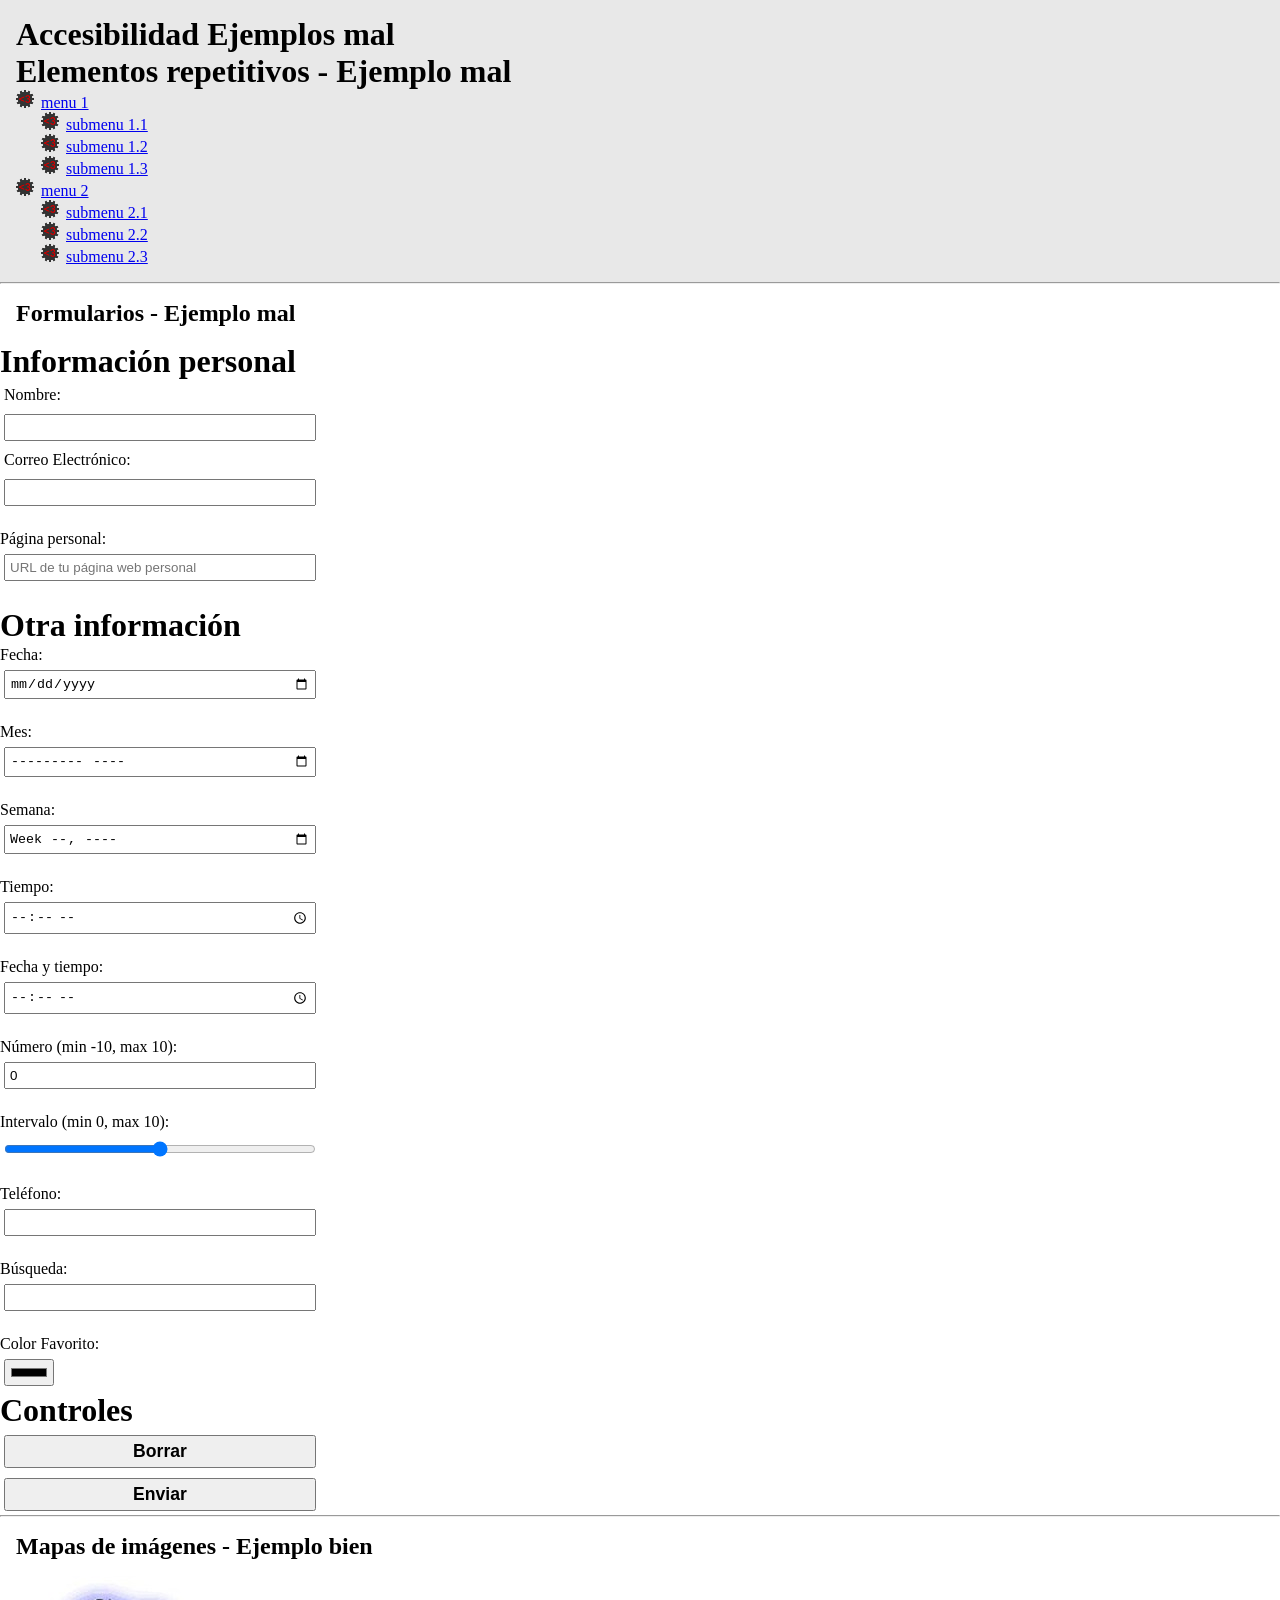
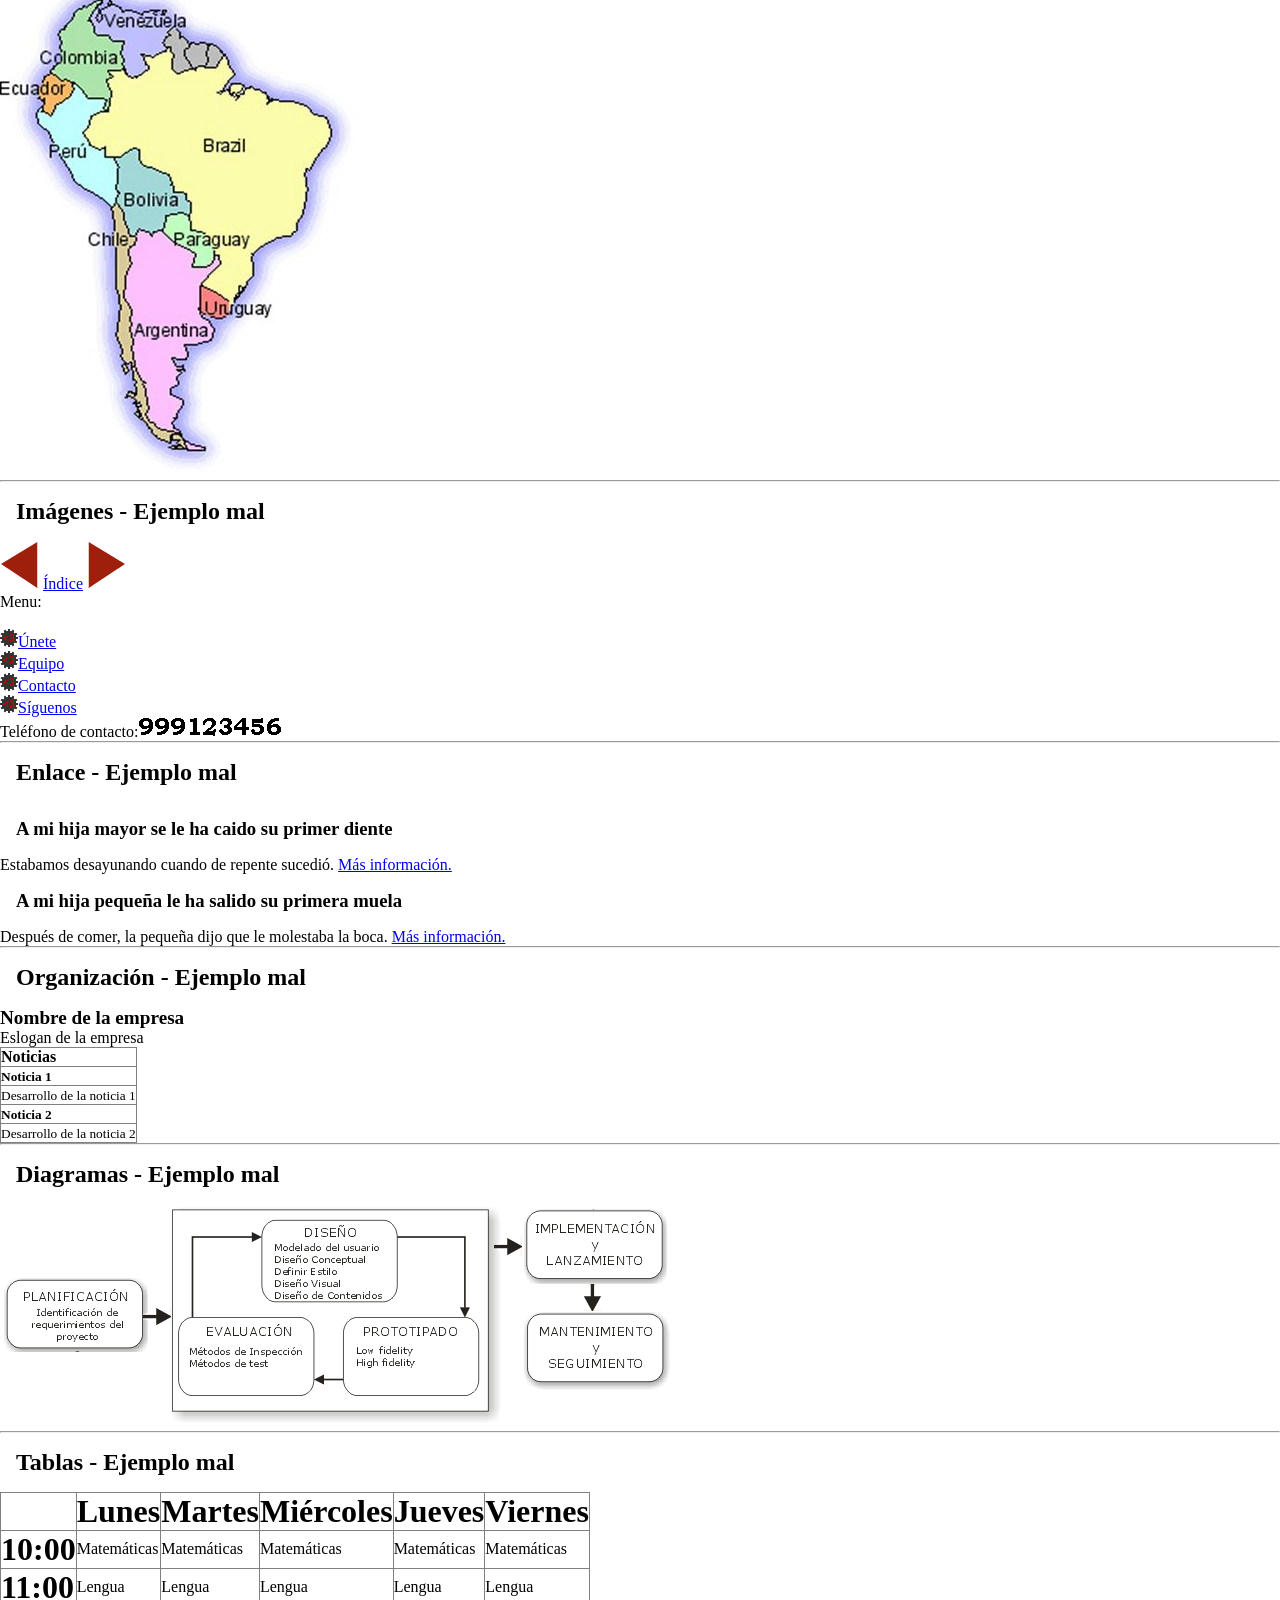
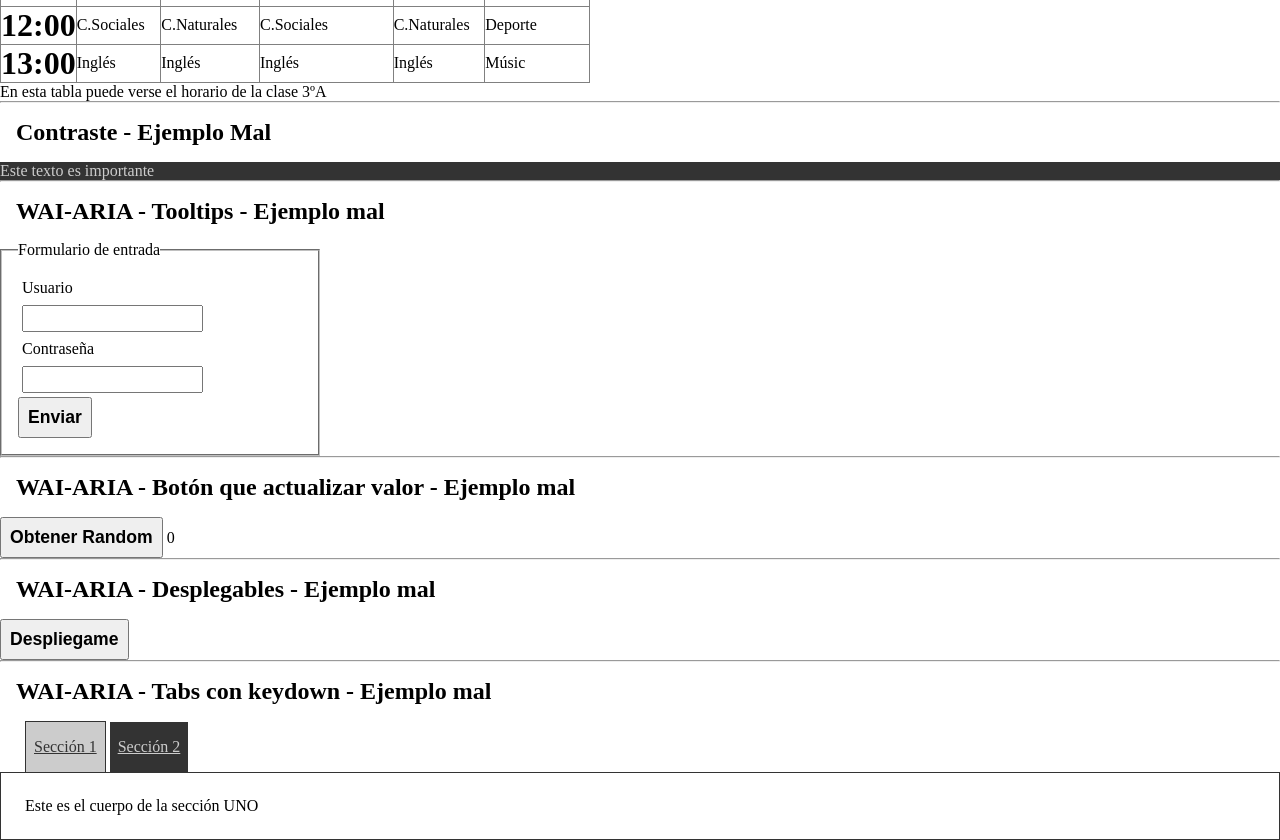
<file: UD2-Ejercicios_Accesibilidad/DIW02-T1-Corregir errores/index.html>
<!DOCTYPE html>
<html lang="es">

<head>
  <meta http-equiv="Content-Type" content="text/html; charset=UTF-8">
  <meta charset="utf-8">
  <title>Accesibilidad Ejemplos mal</title>
  <meta name="viewport" content="width=device-width, initial-scale=1.0">
  <link rel="stylesheet" href="css/estilos.css">
</head>

<body>
<div class="header">
  <h1>Accesibilidad Ejemplos mal</h1>

  <h1>Elementos repetitivos - Ejemplo mal</h1>

  <nav>
    <ul>
      <li><a href="#">menu 1</a>
        <ul>
          <li><a href="#">submenu 1.1</a></li>
          <li><a href="#">submenu 1.2</a></li>
          <li><a href="#">submenu 1.3</a></li>
        </ul>
      </li>
      <li><a href="#">menu 2</a>
        <ul>
          <li><a href="#">submenu 2.1</a></li>
          <li><a href="#">submenu 2.2</a></li>
          <li><a href="#">submenu 2.3</a></li>
        </ul>
      </li>
    </ul>
  </nav>
</div>
  <hr />

  <h2>Formularios - Ejemplo mal</h2>

  <form method="post" action="#">
    <p><strong>Información personal</strong></p>
    <label for="nombre">Nombre:</label>
    <input type="text" id="nombre" required />

    <label for="e-mail">Correo Electrónico:</label>
    <input type="email" id="e-mail" required />

    <br />Página personal:
    <br />
    <input type="url" placeholder="URL de tu página web personal" />
    <br />

    <p><strong>Otra información</strong></p>
    Fecha:
    <br />
    <input type="date" />
    <br />Mes:
    <br />
    <input type="month" />
    <br />Semana:
    <br />
    <input type="week" />
    <br />Tiempo:
    <br />
    <input type="time" />
    <br />Fecha y tiempo:
    <br />
    <input type="time" />
    <br />Número (min -10, max 10):
    <br />
    <input type="number" min="-10" max="10" value="0" />
    <br />Intervalo (min 0, max 10):
    <br />
    <input type="range" />
    <br />Teléfono:
    <br />
    <input type="tel" />
    <br />Búsqueda:
    <br />
    <input type="search" />
    <br />Color Favorito:
    <br />
    <input type="color" />

    <p><strong>Controles</strong></p>
    <input type="reset" value="Borrar" />
    <input type="submit" value="Enviar" />
  </form>

  <hr />
  <h2>Mapas de imágenes - Ejemplo bien</h2>
  <!-- Image Map Generated by http://www.image-map.net/ -->
  <img src="img/mapa_sudamerica.jpg" usemap="#image-map">
  <map name="image-map">
    <area target="_blank" alt="Brasil" title="Brasil" href="https://es.wikipedia.org/wiki/Brasil"
      coords="86,158,109,133,111,96,138,99,168,73,168,88,178,100,201,90,214,90,222,78,230,95,218,113,230,115,232,106,265,117,309,133,327,145,322,169,306,193,304,225,297,248,276,257,289,254,253,266,251,277,253,295,235,317,227,324,200,307,219,284,212,274,211,264,192,252,191,237,191,228,187,217,177,214,171,201,150,190,134,176,143,185,122,177,107,180,106,171,97,169,88,164,90,139,94,146,100,139,110,131"
      shape="poly">
    <area target="_blank" title="Uruguay" href="https://es.wikipedia.org/wiki/Uruguay"
      coords="202,309,231,326,225,342,211,337,200,334,200,321" shape="poly">
    <area target="_self" alt="" title="Argentina" href="https://es.wikipedia.org/wiki/Argentina"
      coords="136,255,153,260,161,252,173,265,195,278,191,286,209,288,199,305,199,318,202,338,211,352,205,364,189,369,186,379,171,380,177,387,179,398,180,404,171,415,182,427,173,443,177,452,167,449,151,441,147,425,148,404,134,386,132,356,135,334,122,317"
      shape="poly">
  </map>
  <hr />

  <h2>Imágenes - Ejemplo mal</h2>

  <p>
    <a href="#"><img src="./img/flecha-izq.gif" alt="Flecha roja que apunta a la izquierda" /></a>
    <a href="#">Índice</a>
    <a href="#"><img src="./img/flecha-der.gif" alt="Flecha roja que apunta a la derecha" /></a>
  </p>

  <p>
    Menu:
    <br />
    <br />
    <a href="#"><img src="./img/logo.png" alt="Únete" />Únete</a>
    <br />
    <a href="#"><img src="./img/logo.png" alt="Equipo" />Equipo</a>
    <br />
    <a href="#"><img src="./img/logo.png" alt="Contacto" />Contacto</a>
    <br />
    <a href="#"><img src="./img/logo.png" alt="Síguenos" />Síguenos</a>
  </p>

  <p>Teléfono de contacto:<img src="./img/telefono.gif" alt="Teléfono de contacto" /></p>

  <hr />

  <h2>Enlace - Ejemplo mal</h2>

  <h3>A mi hija mayor se le ha caido su primer diente</h3>

  <p>Estabamos desayunando cuando de repente sucedió.
    <a href="#">Más información.</a>
  </p>

  <h3>A mi hija pequeña le ha salido su primera muela</h3>

  <p>Después de comer, la pequeña dijo que le molestaba la boca.
    <a href="#">Más información.</a>
  </p>

  <hr />

  <h2>Organización - Ejemplo mal</h2>

  <big><b>Nombre de la empresa</b></big>
  <p>Eslogan de la empresa</p>

  <table>
    <tr>
      <td><b>Noticias</b></td>
    </tr>
    <tr>
      <td><small><b>Noticia 1</b></small></td>
    </tr>
    <tr>
      <td><small>Desarrollo de la noticia 1</small></td>
    </tr>
    <tr>
      <td><small><b>Noticia 2</b></small></td>
    </tr>
    <tr>
      <td><small>Desarrollo de la noticia 2</small></td>
    </tr>
  </table>

  <hr />

  <h2>Diagramas - Ejemplo mal</h2>

  <img src="./img/disenio-centrado-usuario.png" alt="Diagrama de Diseño Centrado en el Usuario">

  <hr />

  <h2>Tablas - Ejemplo mal</h2>

  <table border="1">
    <tr>
      <td></td>
      <td><strong>Lunes</strong></td>
      <td><strong>Martes</strong></td>
      <td><strong>Miércoles</strong></td>
      <td><strong>Jueves</strong></td>
      <td><strong>Viernes</strong></td>
    </tr>
    <tr>
      <td><strong>10:00</strong></td>
      <td>Matemáticas</td>
      <td>Matemáticas</td>
      <td>Matemáticas</td>
      <td>Matemáticas</td>
      <td>Matemáticas</td>
    </tr>
    <tr>
      <td><strong>11:00</strong></td>
      <td>Lengua</td>
      <td>Lengua</td>
      <td>Lengua</td>
      <td>Lengua</td>
      <td>Lengua</td>
    </tr>
    <tr>
      <td><strong>12:00</strong></td>
      <td>C.Sociales</td>
      <td>C.Naturales</td>
      <td>C.Sociales</td>
      <td>C.Naturales</td>
      <td>Deporte</td>
    </tr>
    <tr>
      <td><strong>13:00</strong></td>
      <td>Inglés</td>
      <td>Inglés</td>
      <td>Inglés</td>
      <td>Inglés</td>
      <td>Músic</td>
    </tr>
  </table>

  <p>En esta tabla puede verse el horario de la clase 3ºA</p>

  <hr />

  <h2>Contraste - Ejemplo Mal</h2>

  <div class="importante">Este texto es importante</div>

  <hr />

  <h2>WAI-ARIA - Tooltips - Ejemplo mal</h2>

  <form>
    <fieldset>
      <legend>Formulario de entrada</legend>
      <div>
        <label for="username" class="etiqueta">Usuario</label>
        <input type="text" id="username" required />
        <div class="tooltip">Tu usuario es tu mail</div>
      </div>
      <div>
        <label for="password" class="etiqueta">Contraseña</label>
        <input type="text" id="password" required />
        <div class="tooltip">Tu contraseña es secreta</div>
      </div>
      <button type="button">Enviar</button>
    </fieldset>
  </form>

  <hr />

  <h2>WAI-ARIA - Botón que actualizar valor - Ejemplo mal</h2>

  <button id="obtener-random" type="button" title="Obtener Random">Obtener Random</button>
  <span id="random">0</span>

  <hr />


  <h2>WAI-ARIA - Desplegables - Ejemplo mal</h2>

  <button id="titulo-desplegable">Despliegame</button>
  <div id="desplegable" class="hidden">
    <p>Aquí estoy... ^__^</p>
  </div>

  <hr />

  <h2>WAI-ARIA - Tabs con keydown - Ejemplo mal</h2>

  <ul class="tablist">
    <li><a id="tab1" href="#section1" class="tab selected">Sección 1</a></li>
    <li><a id="tab2" href="#section2" class="tab">Sección 2</a></li>
  </ul>
  <div id="section1" class="tabpanel">Este es el cuerpo de la sección UNO</div>
  <div id="section2" class="tabpanel hidden">Este es el cuerpo de la sección DOS</div>

  <script src="lib/jquery.js"></script>
  <script src="js/scripts.js"></script>

</body>

</html>
</file>
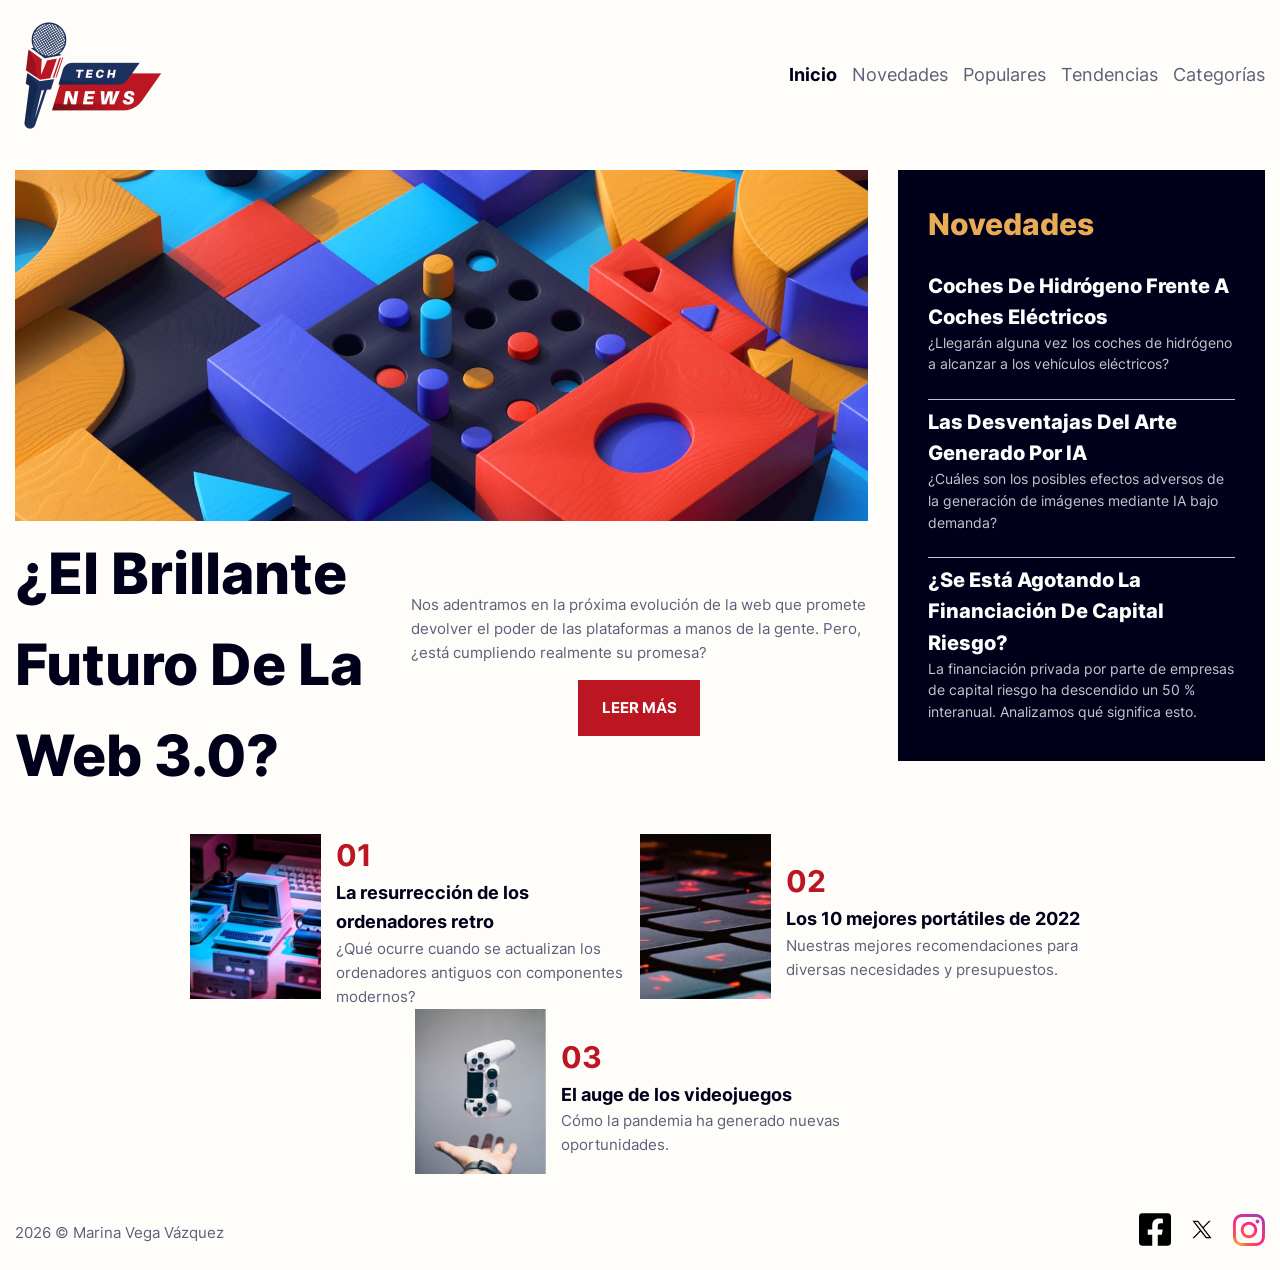
<file: UD4-Hojas de estilos/UD4-tech-news/index.html>
<!DOCTYPE html>
<html lang="es">

<head>
  <meta charset="UTF-8">
  <meta name="viewport" content="width=device-width, initial-scale=1.0">
  <!-- muestra el sitio correctamente según el dispositivo del usuario -->
  <link rel="icon" type="image/png" sizes="32x32" href="./assets/images/favicon.png">
  <link rel="stylesheet" href="./src/css/style.css">
  <title>Página de inicio de noticias</title>
</head>

<body>
  <header>
    <a href="#" class="logo" aria-label="Enlace a la página principal de Tech News"><img src="./assets/images/logo.png"
        alt="Tech news"></a>
    <h1>Tech News</h1>
    <nav class="menu">
      <ul>
        <li id="activa"><a href="">Inicio</a></li>
        <li><a href="">Novedades</a></li>
        <li><a href="">Populares</a></li>
        <li><a href="">Tendencias</a></li>
        <li><a href="">Categorías</a></li>
      </ul>
    </nav>
  </header>
  <main>
    <div class="main-cabecera">
      <article id="portada">
        <figure><img src="./assets/images/image-web-3-desktop.jpg" alt=""></figure>
        <div>
          <h2>¿El brillante futuro de la Web 3.0?</h2>
          <div>
            <p>Nos adentramos en la próxima evolución de la web que promete devolver el poder de las plataformas a manos
              de la gente. Pero, ¿está cumpliendo realmente su promesa?</p>
            <a href="" class="btn">Leer más <span class="sr-only"> acerca del brillante futuro de la web 3.0</span></a>
          </div>
        </div>
      </article>
      <article id="novedades">
        <h2>Novedades</h2>
        <article>
          <h3><a href="">Coches de hidrógeno frente a coches eléctricos</a></h3>
          <p>¿Llegarán alguna vez los coches de hidrógeno a alcanzar a los vehículos eléctricos?</p>
        </article>
        <article>
          <h3><a href="">Las desventajas del arte generado por IA</a></h3>
          <p>¿Cuáles son los posibles efectos adversos de la generación de imágenes mediante IA bajo demanda?</p>
        </article>
        <article>
          <h3><a href="">¿Se está agotando la financiación de capital riesgo?</a></h3>
          <p>La financiación privada por parte de empresas de capital riesgo ha descendido un 50 % interanual.
            Analizamos
            qué
            significa esto.</p>
        </article>
      </article>
    </div>
    <article>
      <ul class="cards">
        <li class="card">
          <figure><img src="./assets/images/image-retro-pcs.jpg" alt=""></figure>
          <div class="card-content">
            <p class="numero">01</p>
            <p class="titulo">La resurrección de los ordenadores retro</p>
            <p>¿Qué ocurre cuando se actualizan los ordenadores antiguos con componentes modernos?</p>
          </div>
        </li>
        <li class="card">
          <figure><img src="./assets/images/image-top-laptops.jpg" alt=""></figure>
          <div class="card-content">
            <p class="numero">02</p>
            <p class="titulo">Los 10 mejores portátiles de 2022</p>
            <p>Nuestras mejores recomendaciones para diversas necesidades y presupuestos.</p>
          </div>
        </li>
        <li class="card">
          <figure><img src="./assets/images/image-gaming-growth.jpg" alt=""></figure>
          <div class="card-content">
            <p class="numero">03</p>
            <p class="titulo">El auge de los videojuegos</p>
            <p>Cómo la pandemia ha generado nuevas oportunidades.</p>
          </div>
        </li>
      </ul>
    </article>
  </main>
  <footer>
    <p>2026 &copy; Marina Vega Vázquez</p>
    <ul class="redes">
      <li><a href="" class="icono"><img src="./assets/images/facebook.svg"
            alt="Enlace a nuestra página de facebook"></a></li>
      <li><a href="" class="icono"><img src="./assets/images/twitter-x.svg" alt="Enlace a nuestra página de X"></a></li>
      <li><a href="" class="icono"><img src="./assets/images/Instagram.svg"
            alt="Enlace a nuestra página de Instagram"></a></li>
    </ul>
  </footer>
</body>

</html>
</file>
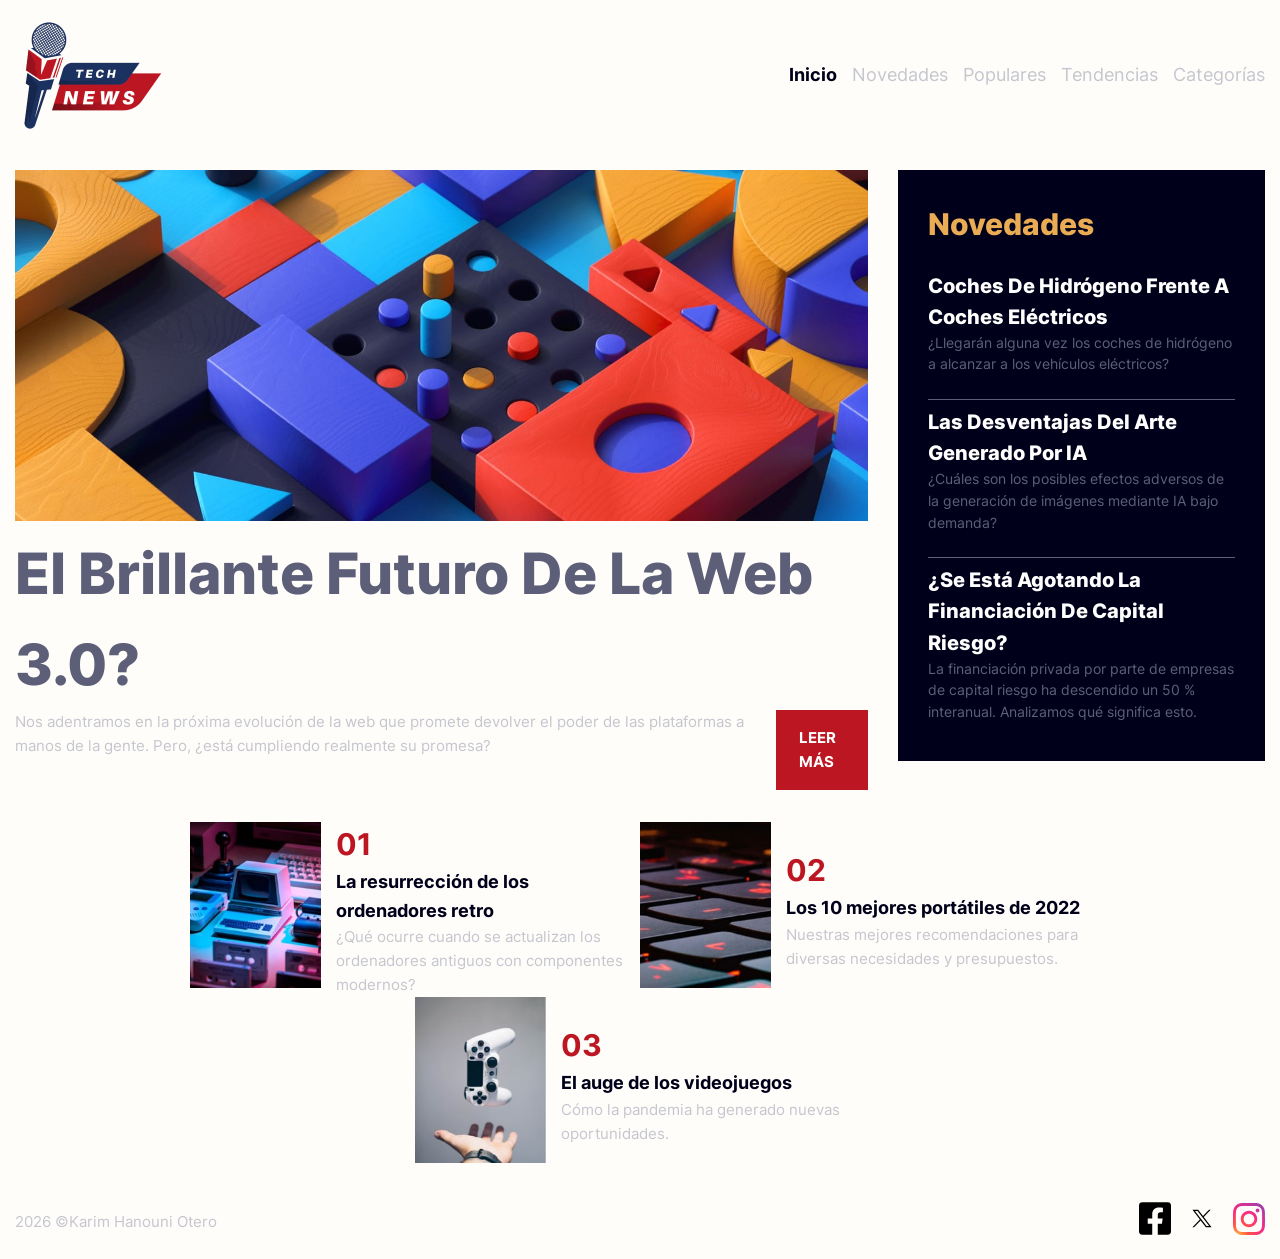
<file: UD4-Hojas de estilos/UD4-texh-nws/index.html>
<!DOCTYPE html>
<html lang="es">
<head>
  <meta charset="UTF-8">
  <meta name="viewport" content="width=device-width, initial-scale=1.0"> <!-- muestra el sitio correctamente según el dispositivo del usuario -->
  <link rel="icon" type="image/png" sizes="32x32" href="./assets/images/favicon-32x32.png">
  <link rel="stylesheet" href="./src/css/style.css">
  <title>Página de inicio de noticias</title>
</head>
<body>
<header>
  <a href="#" class="logo" aria-label="Enlace a la página principal">
    <img src="./assets/images/logo.png">
  </a>
  <h1>Tech News</h1>
  <nav class="menu">
    <ul>
      <li id="activa"><a href="">Inicio</a></li>
      <li><a href="">Novedades</a></li>
      <li><a href="">Populares</a></li>
      <li><a href="">Tendencias</a></li>
      <li><a href="">Categorías</a></li>
    </ul>
  </nav>
</header>

<main>
  <div class="main-cabecera">
  <article id="portada">
    <figure>
      <img src="./assets/images/image-web-3-desktop.jpg" alt="">
    </figure>
    <h2>El brillante Futuro de la Web 3.0?</h2>
    <div>
      <p>Nos adentramos en la próxima evolución de la web que promete devolver el poder de las plataformas a manos de la gente.
      Pero, ¿está cumpliendo realmente su promesa?</p>
      <a href="" class="btn">Leer más <span class="sr-only">acerca del brillante futuro de la web 3.0</span></a>
    </div>
  </article>
  <article id="novedades">
    <h2>Novedades</h2>
    <article>
      <h3><a href="">Coches de hidrógeno frente a coches eléctricos</a></h3>
      <p>¿Llegarán alguna vez los coches de hidrógeno a alcanzar a los vehículos eléctricos?</p>
    </article>
    <article>
      <h3><a href="">Las desventajas del arte generado por IA</a></h3>
      <p>¿Cuáles son los posibles efectos adversos de la generación de imágenes mediante IA bajo demanda?</p>
    </article>
    <article>
      <h3><a href="">¿Se está agotando la financiación de capital riesgo?</a></h3>
      <p> La financiación privada por parte de empresas de capital riesgo ha descendido un 50 % interanual. Analizamos qué significa esto.</p>
    </article>
  </article>
  </div>
  <article>
    <ul class="cards">
      <li class="card">
        <figure><img src="./assets/images/image-retro-pcs.jpg" alt=""></figure>
        <div class="card-content">
        <p class="numero">01</p>
        <p class="titulo">La resurrección de los ordenadores retro</p>
        <p>¿Qué ocurre cuando se actualizan los ordenadores antiguos con componentes modernos?</p>
        </div>
      </li>
      <li class="card">
        <figure><img src="./assets/images/image-top-laptops.jpg" alt=""></figure>
        <div class="card-content">
        <p class="numero">02</p>
        <p class="titulo">   Los 10 mejores portátiles de 2022 </p>
        <p>Nuestras mejores recomendaciones para diversas necesidades y presupuestos.</p>
        </div>
      </li>
      <li class="card">
        <figure><img src="./assets/images/image-gaming-growth.jpg" alt=""></figure>
        <div class="card-content">
        <p class="numero">03</p>
        <p class="titulo">  El auge de los videojuegos</p>
        <p>  Cómo la pandemia ha generado nuevas oportunidades.</p>
        </div>
      </li>
    </ul>
  </article>

</main>
  <footer class="attribution">
    <p>2026 &copy;Karim Hanouni Otero</p>
    <ul class="redes">
      <li><a href="" class="icono"><img src="./assets/images/facebook.svg"
                                         alt="Enlace a nuestra pagina de Facebook"></a></li>
      <li><a href="" class="icono"><img src="./assets/images/twitter-x.svg"
                                         alt="Enlace a nuestra página de Twiteer"></a></li>
      <li><a href="" class="icono"><img src="./assets/images/Instagram.svg" alt="Enlace a nuestra página de Instagram"></a></li>
    </ul>
  </footer>
</body>
</html>
</file>
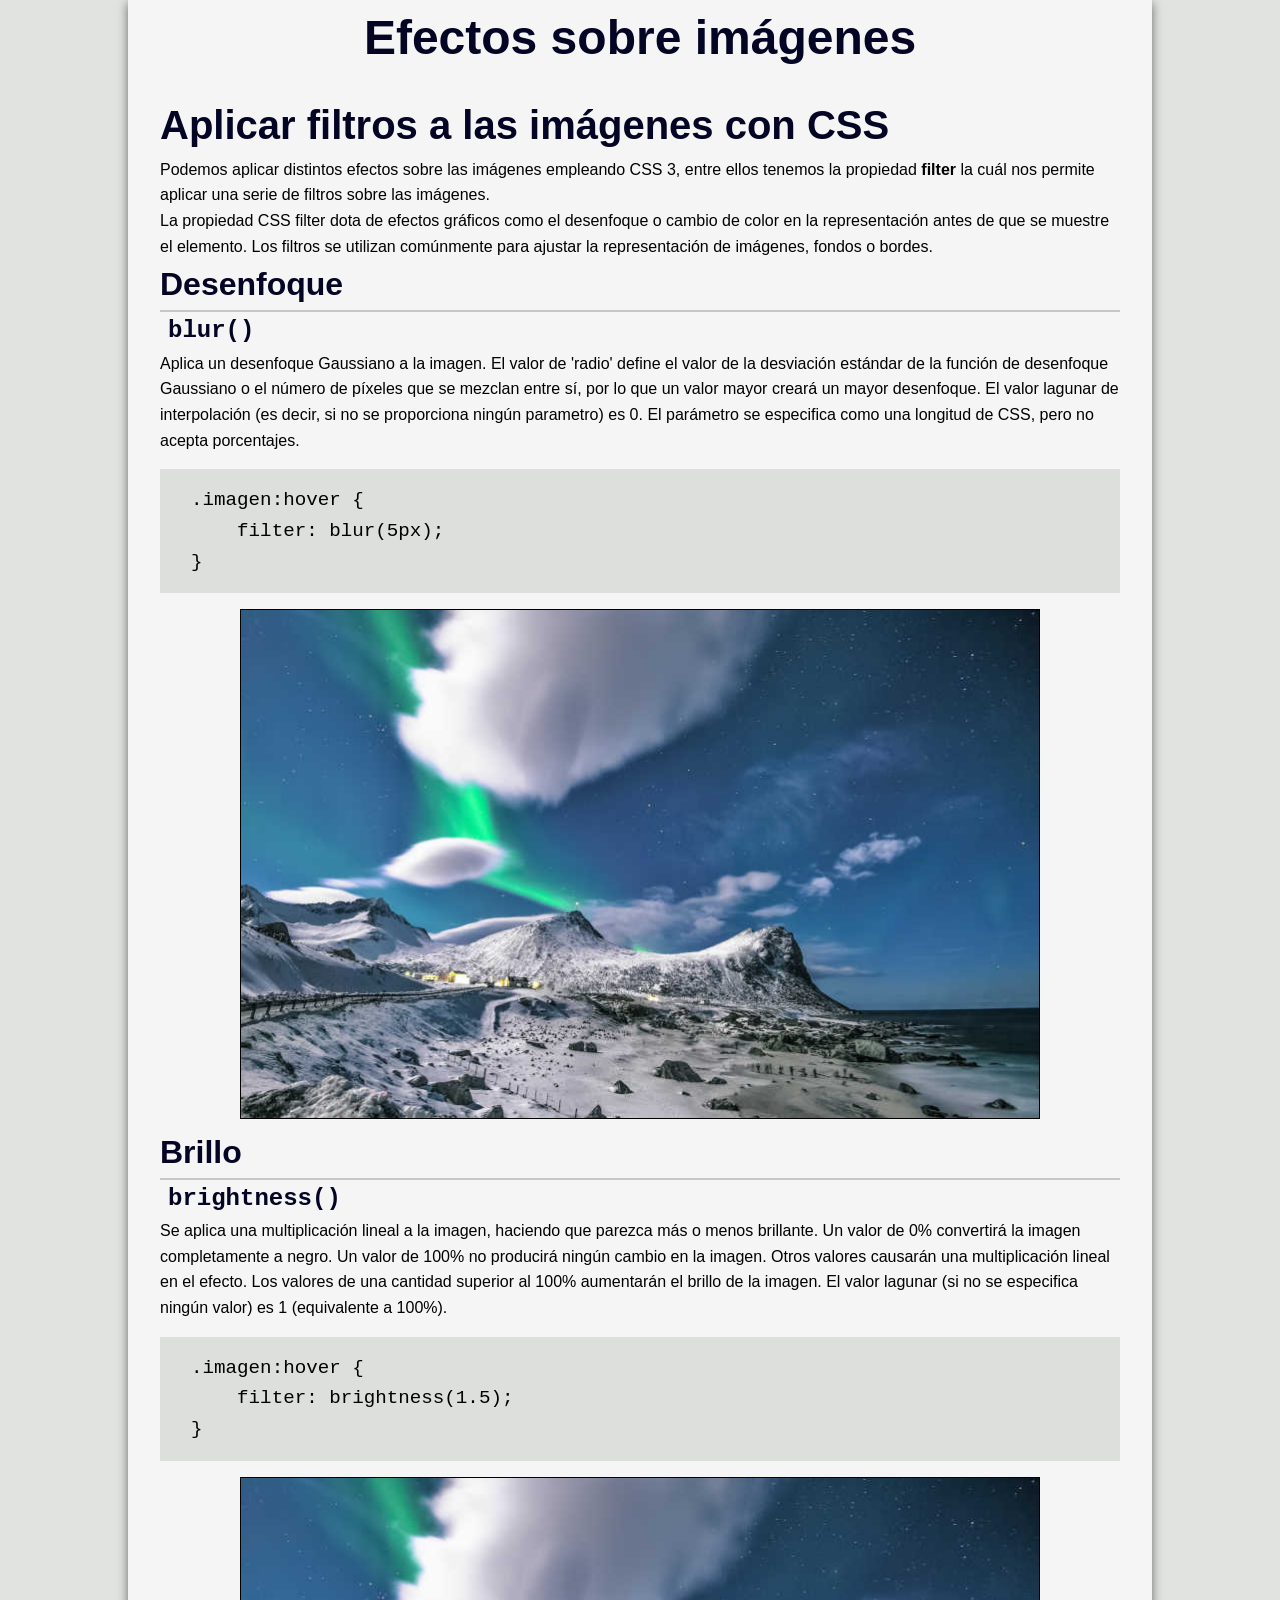
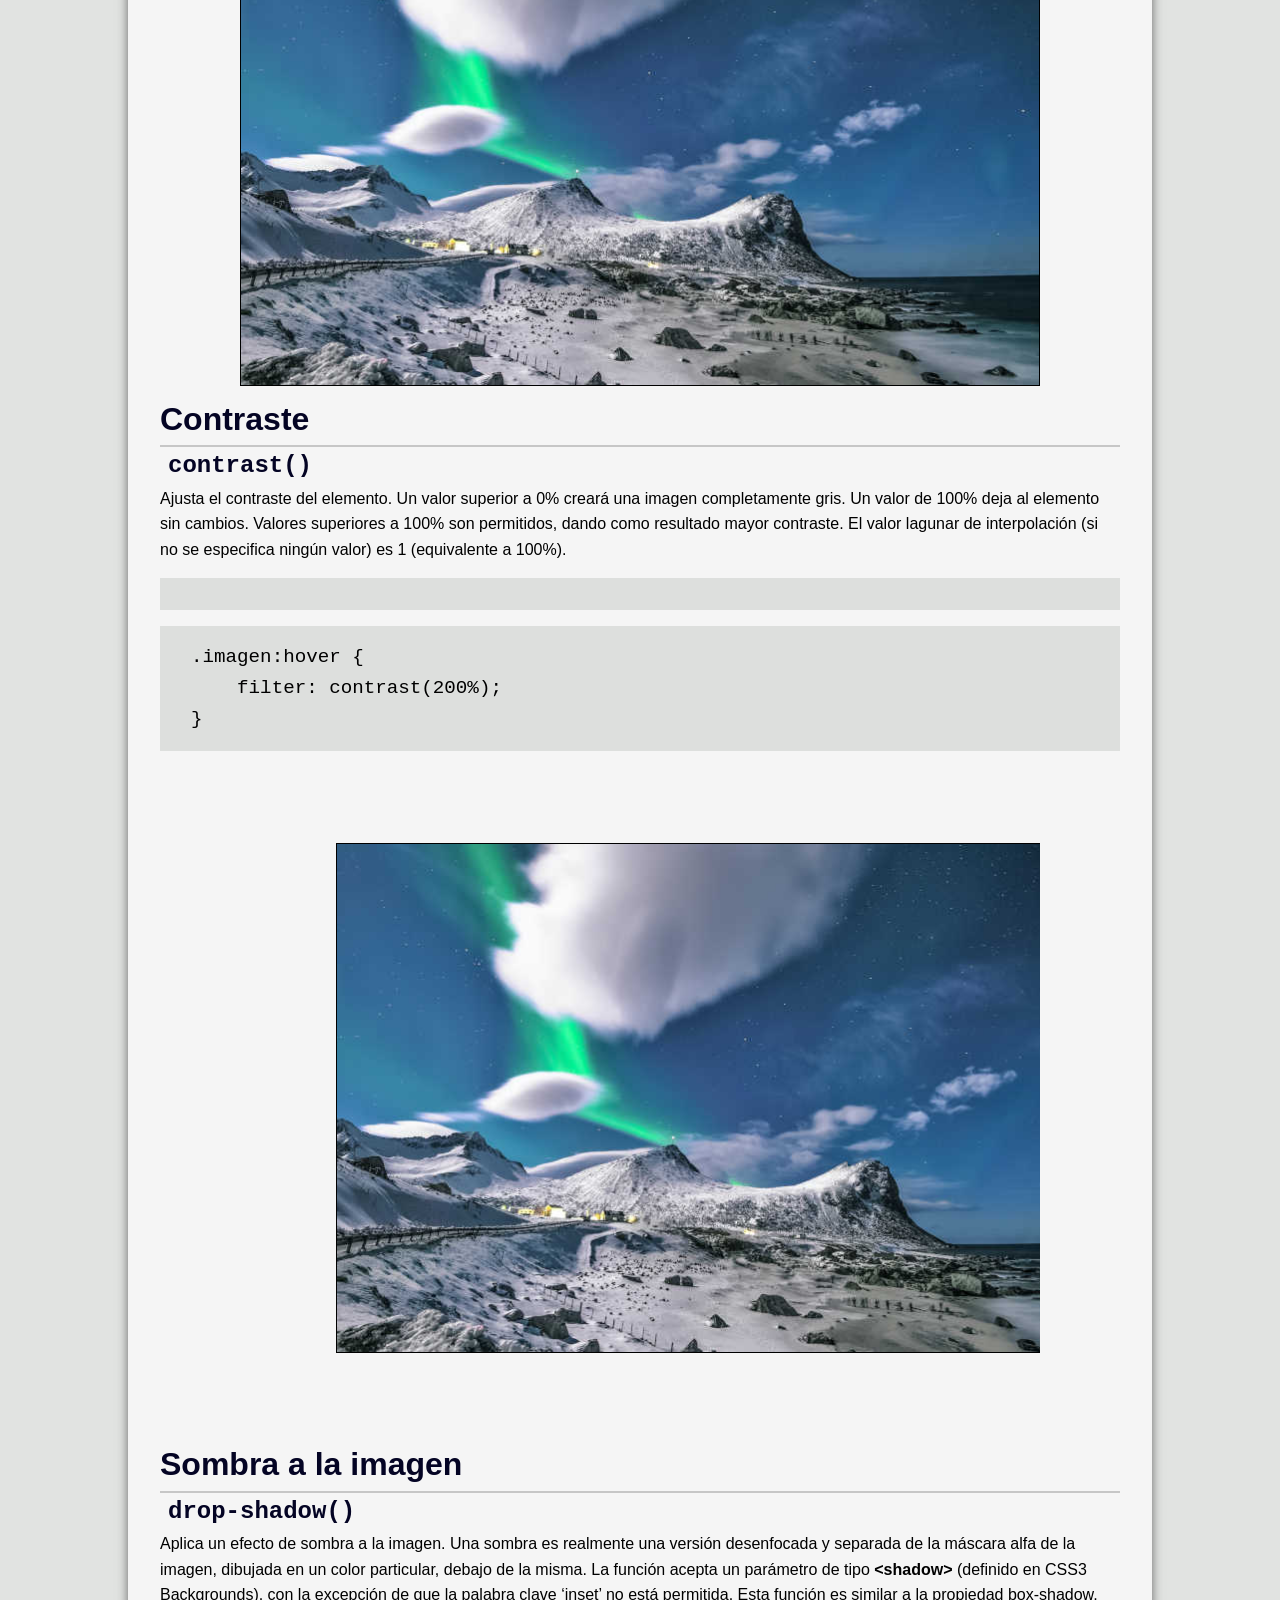
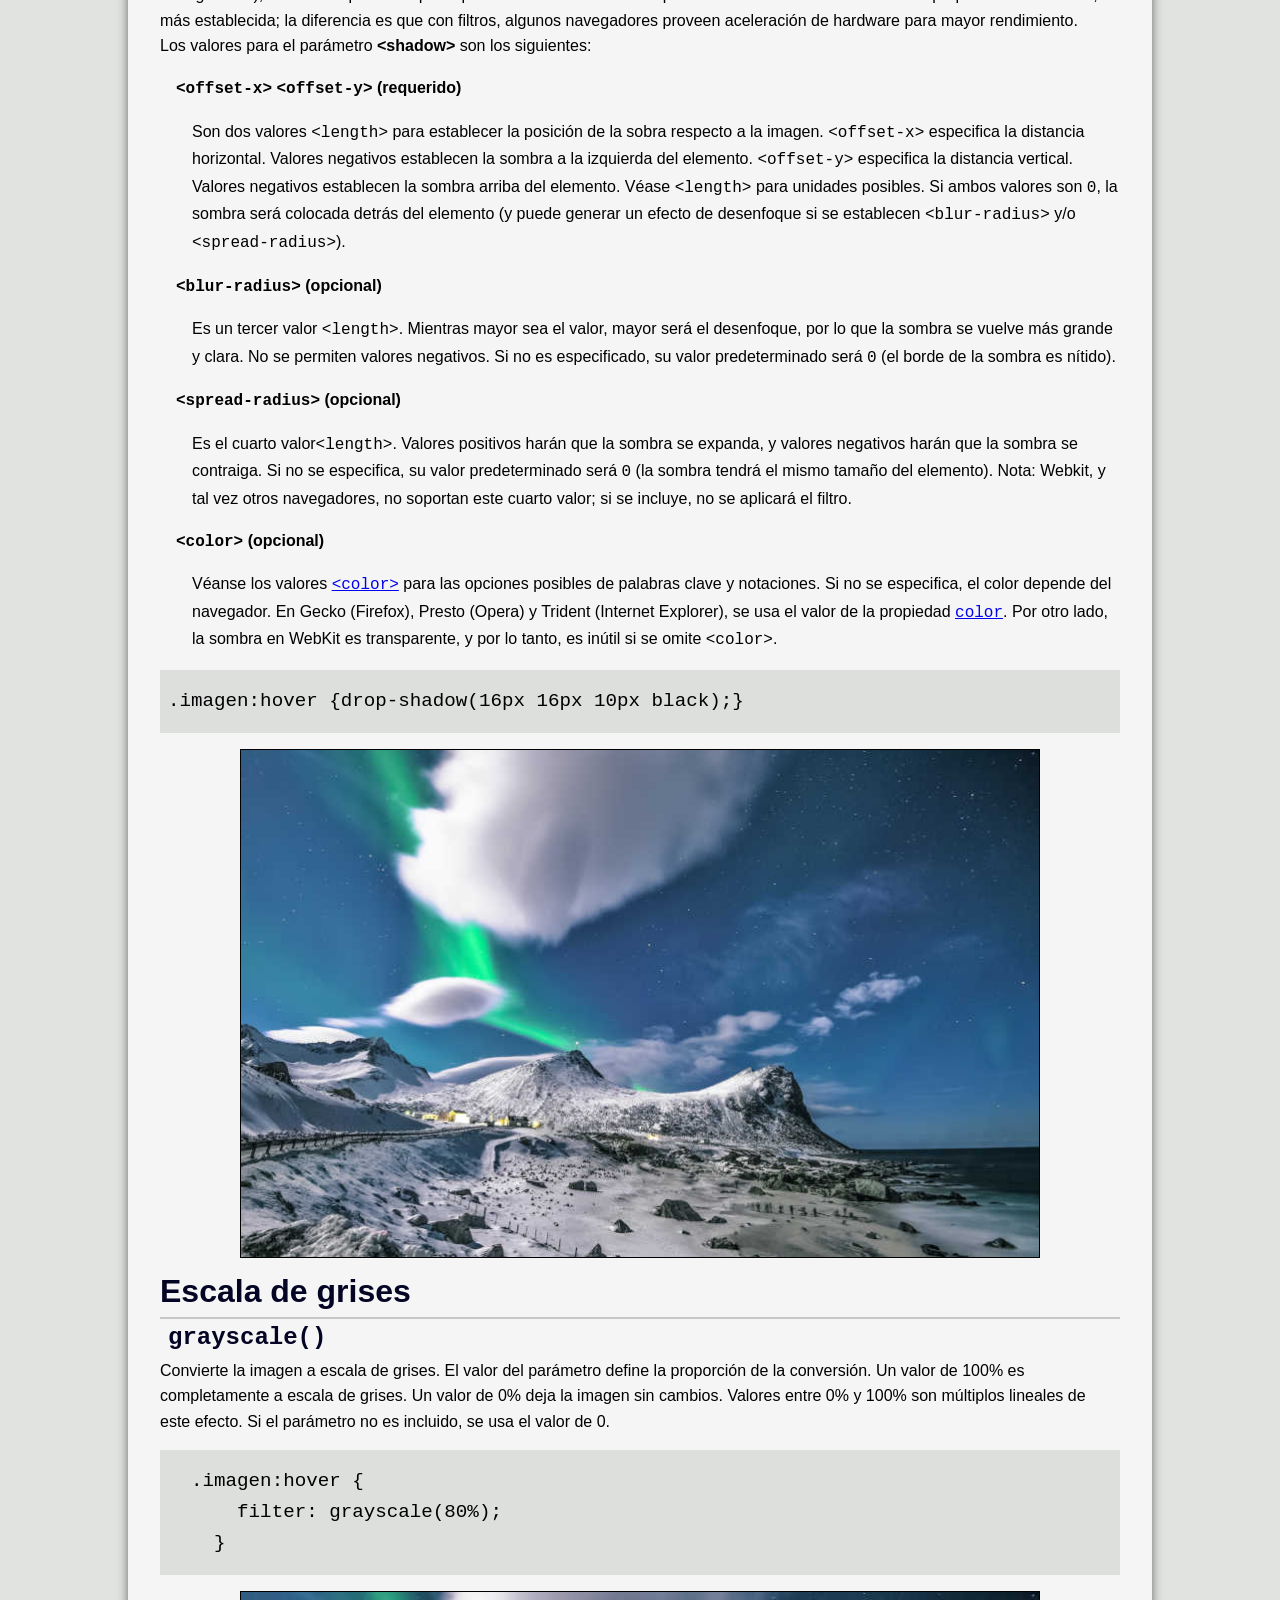
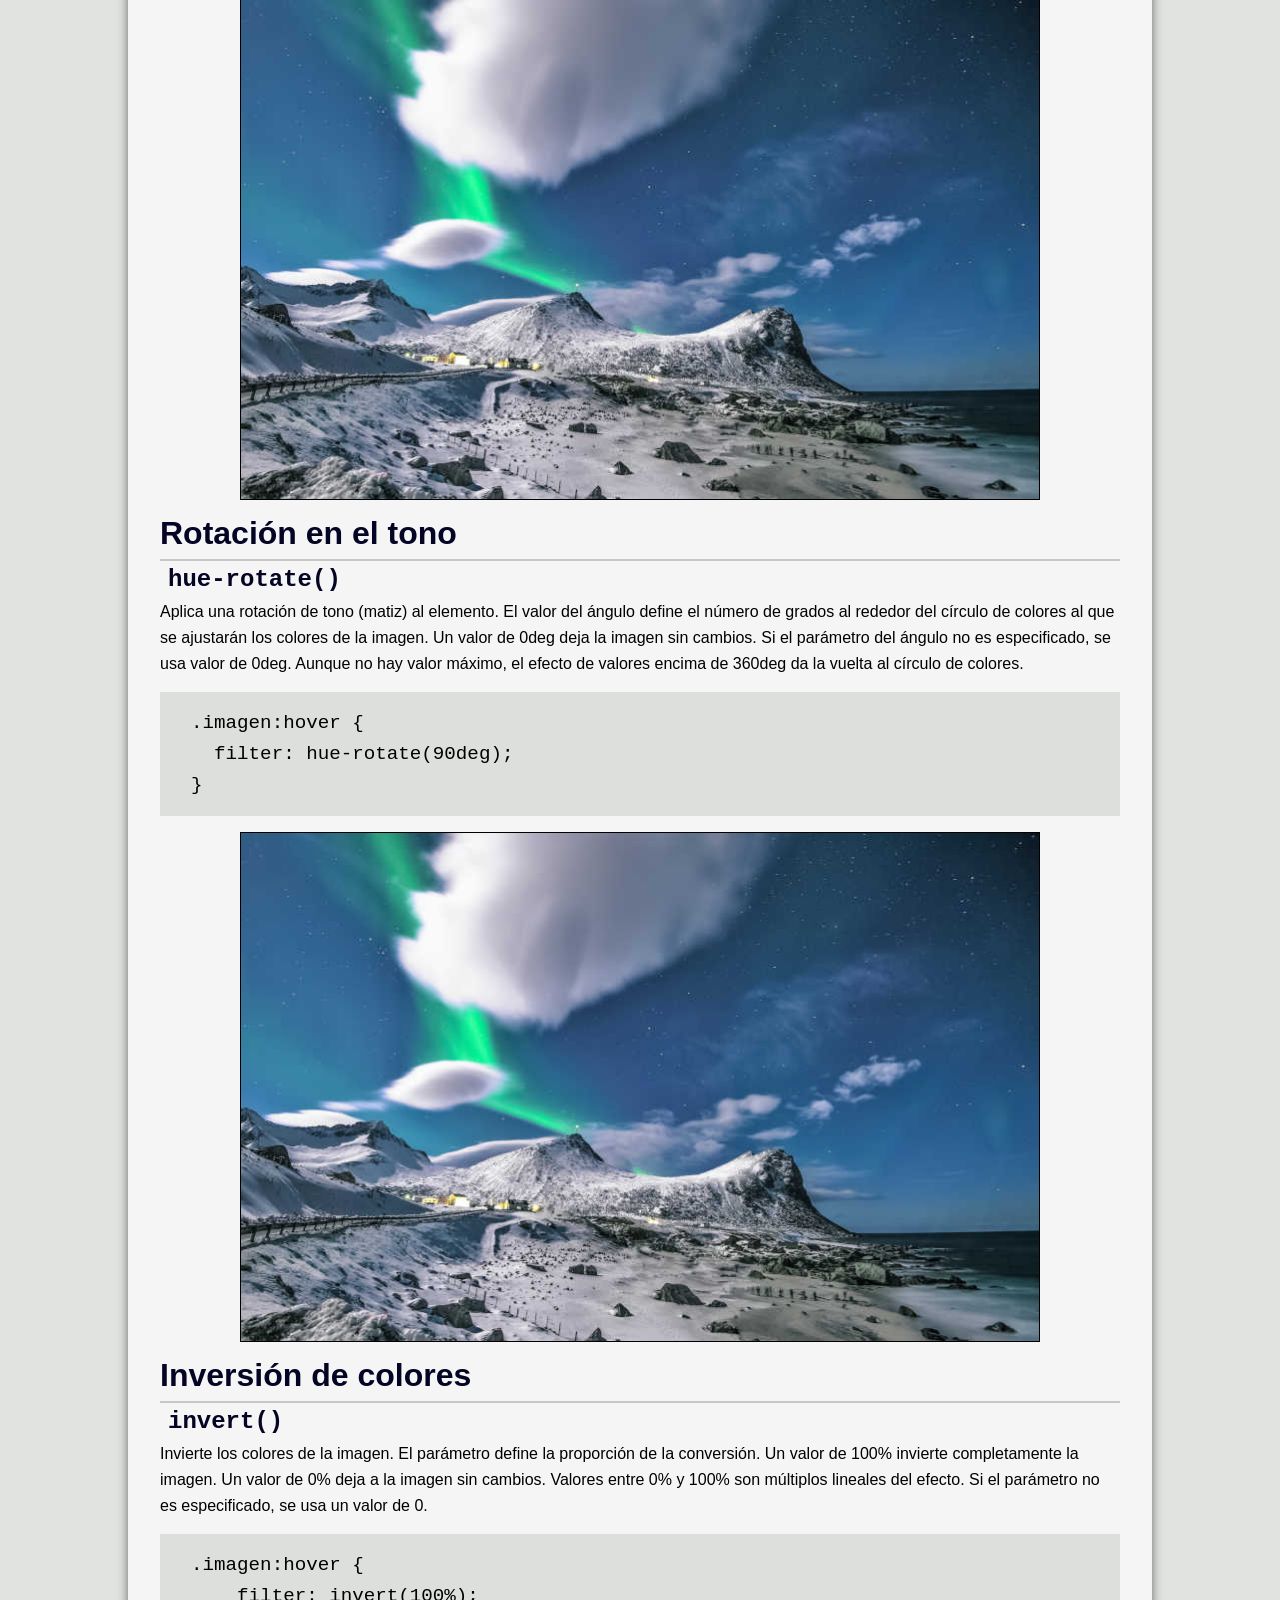
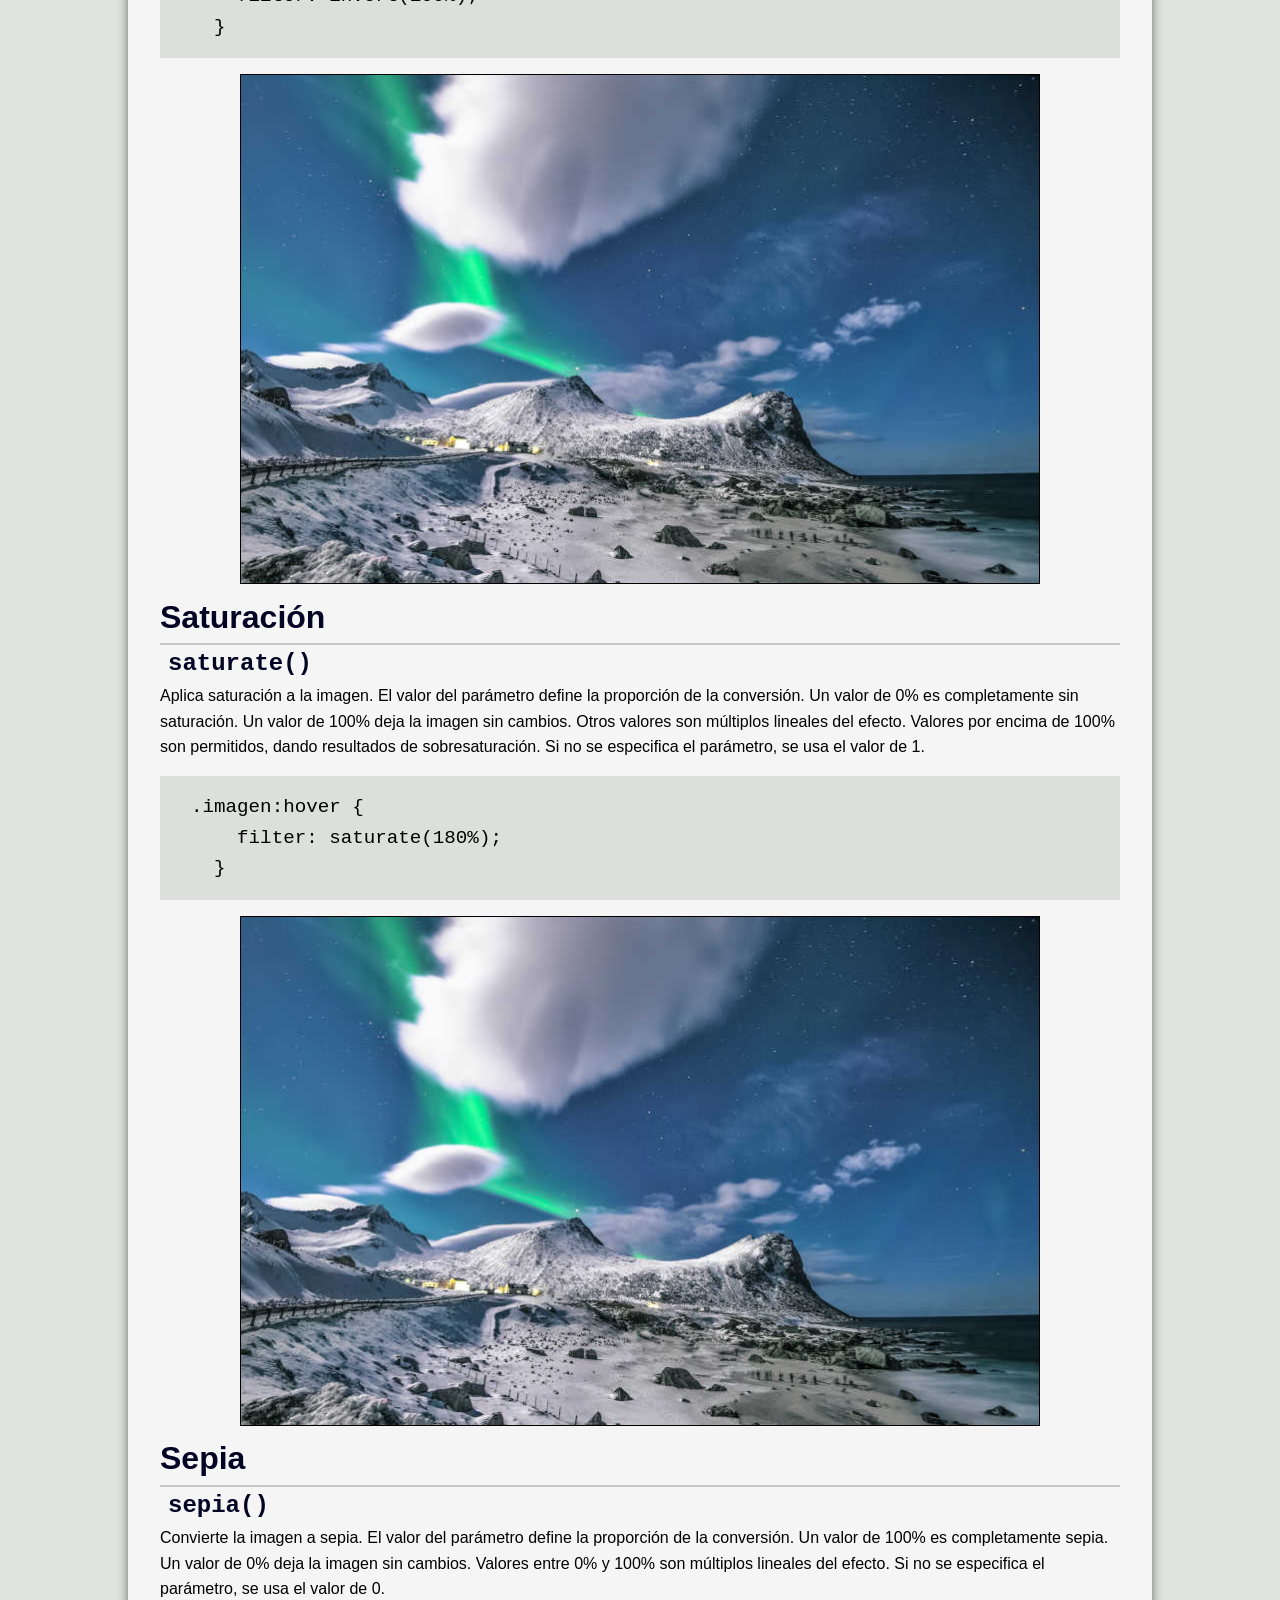
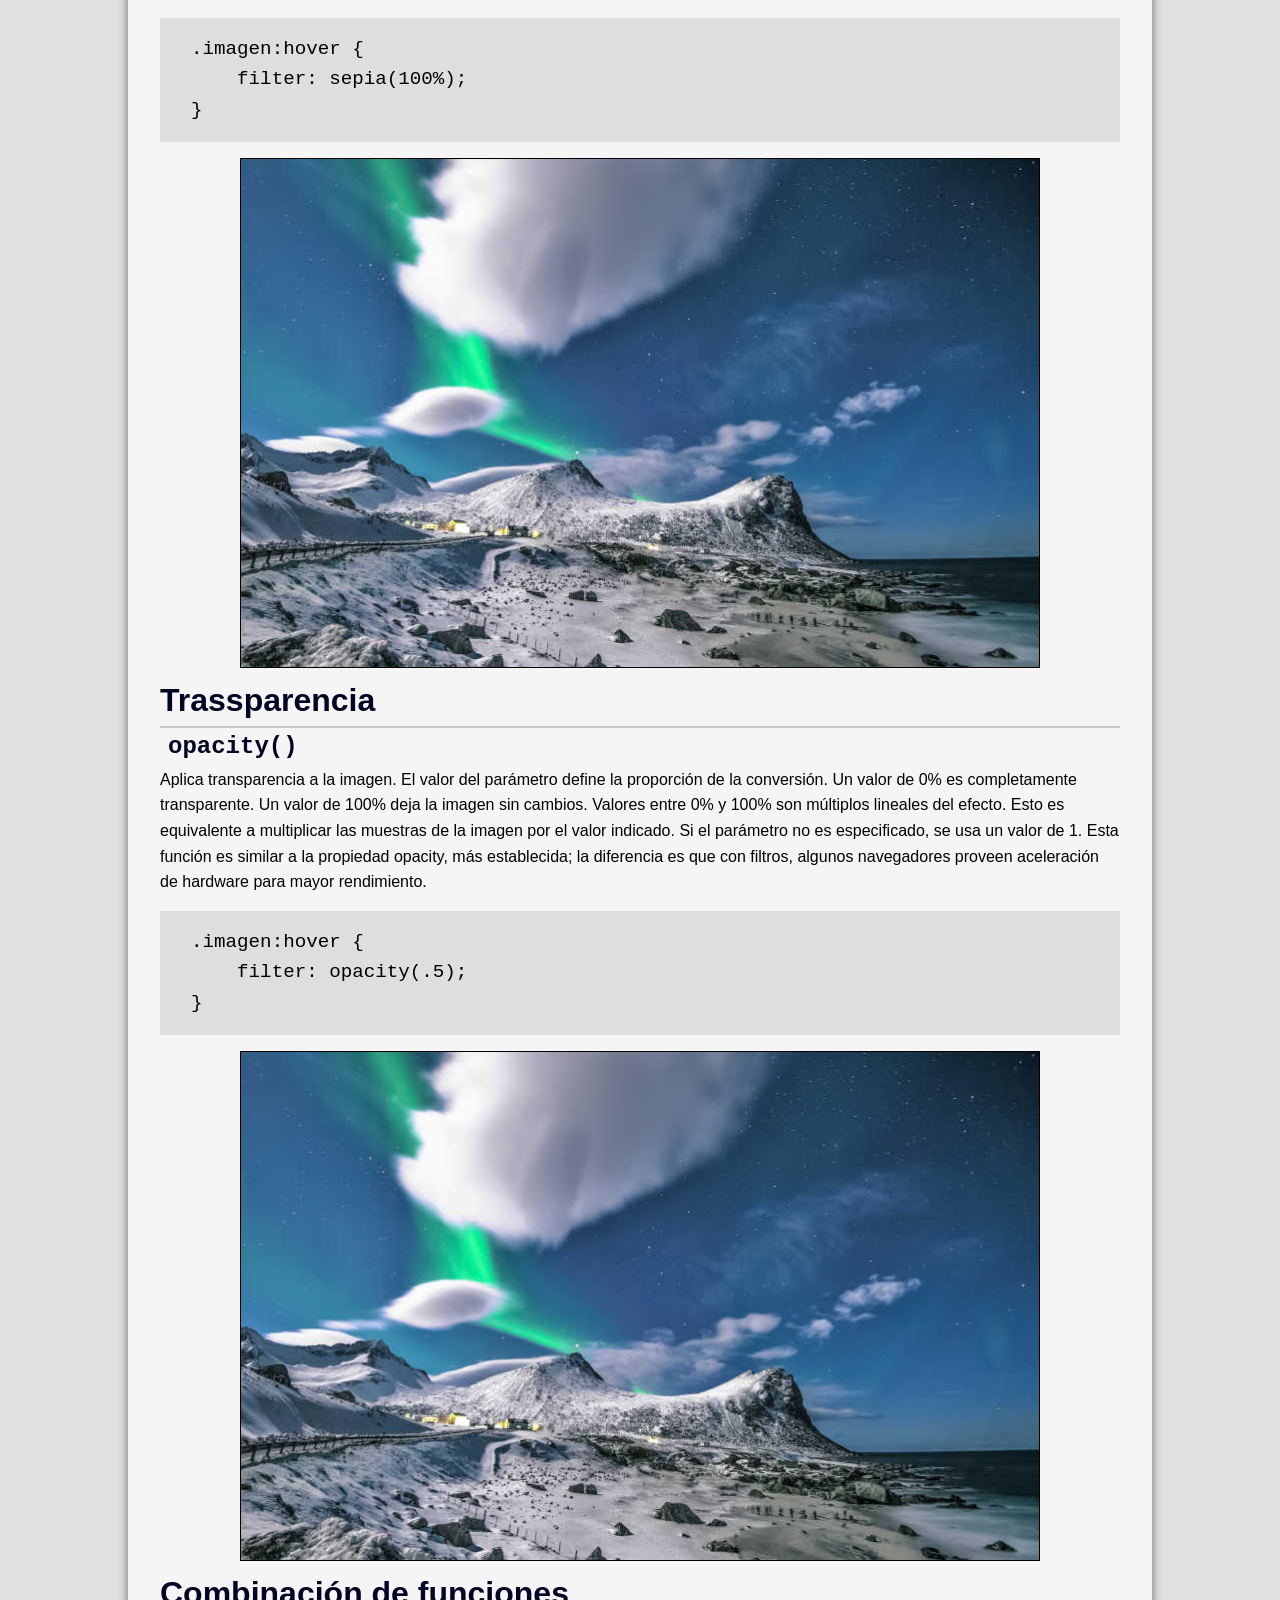
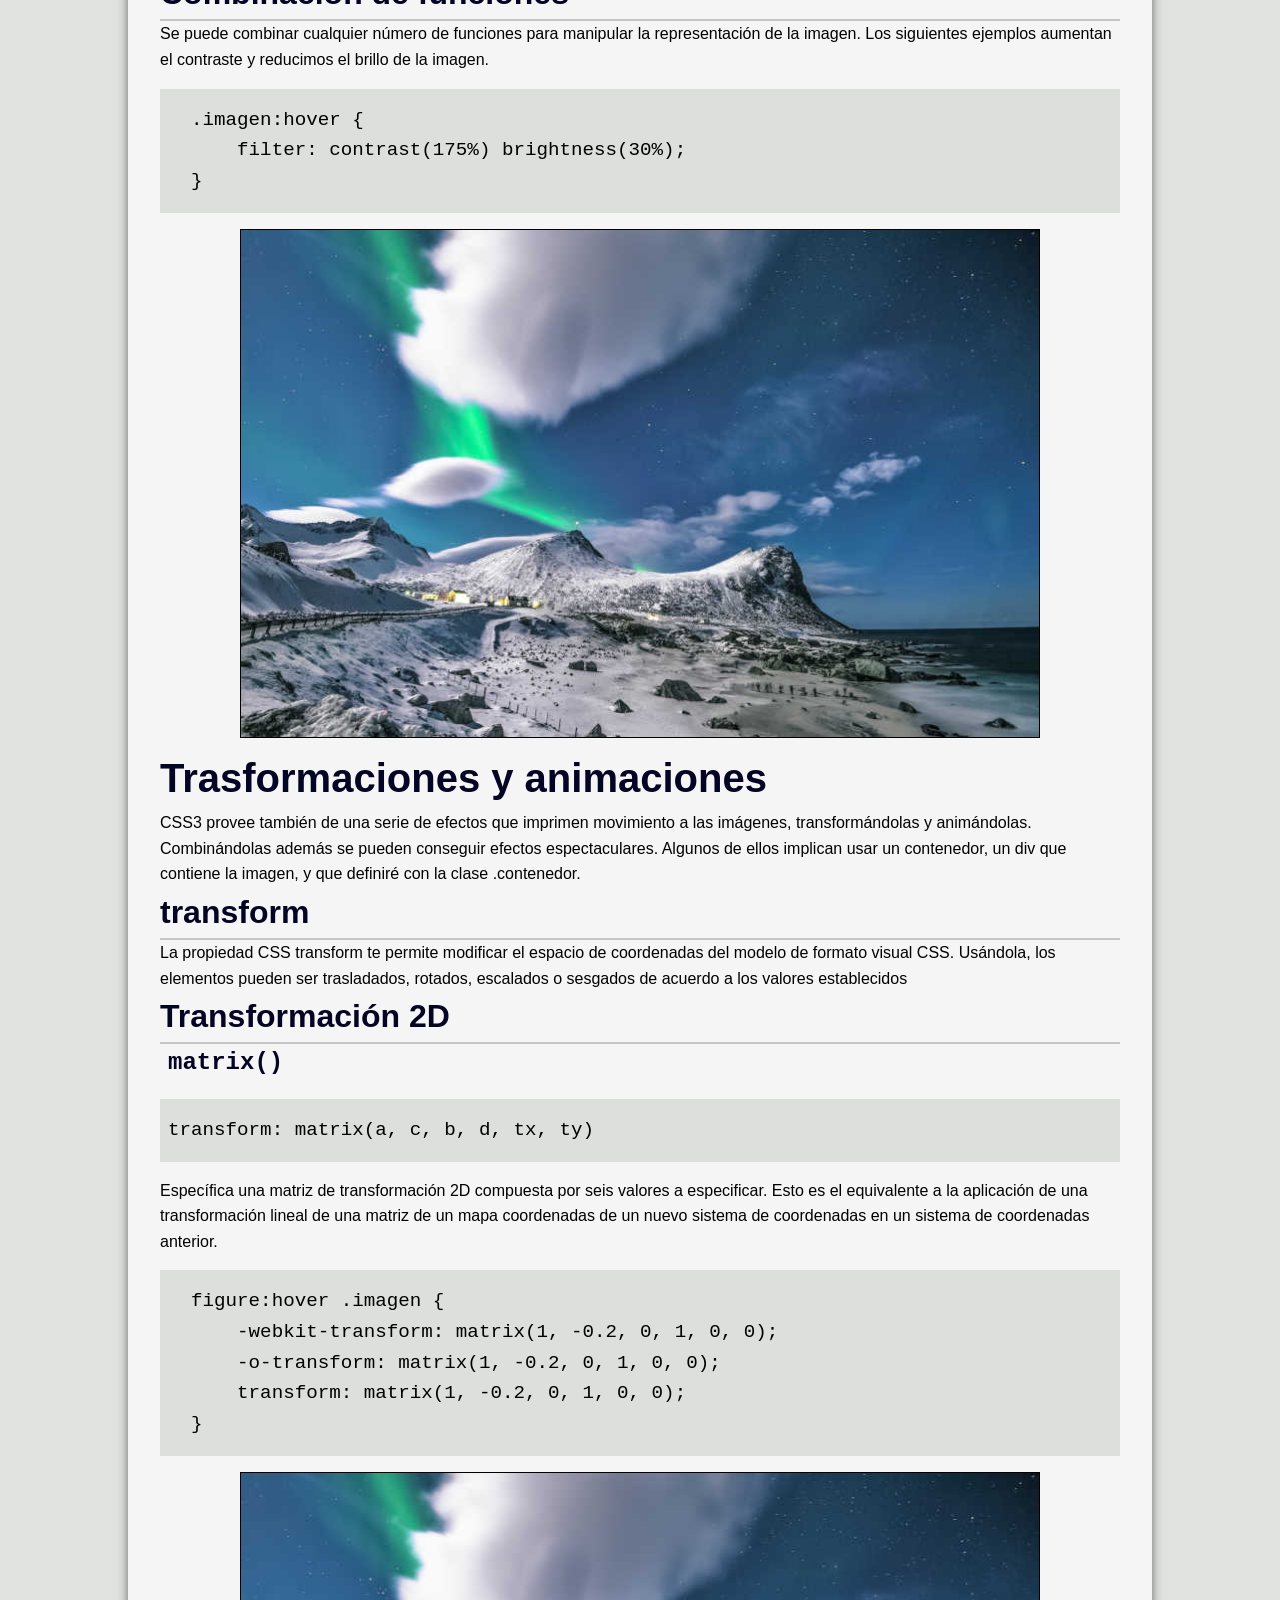
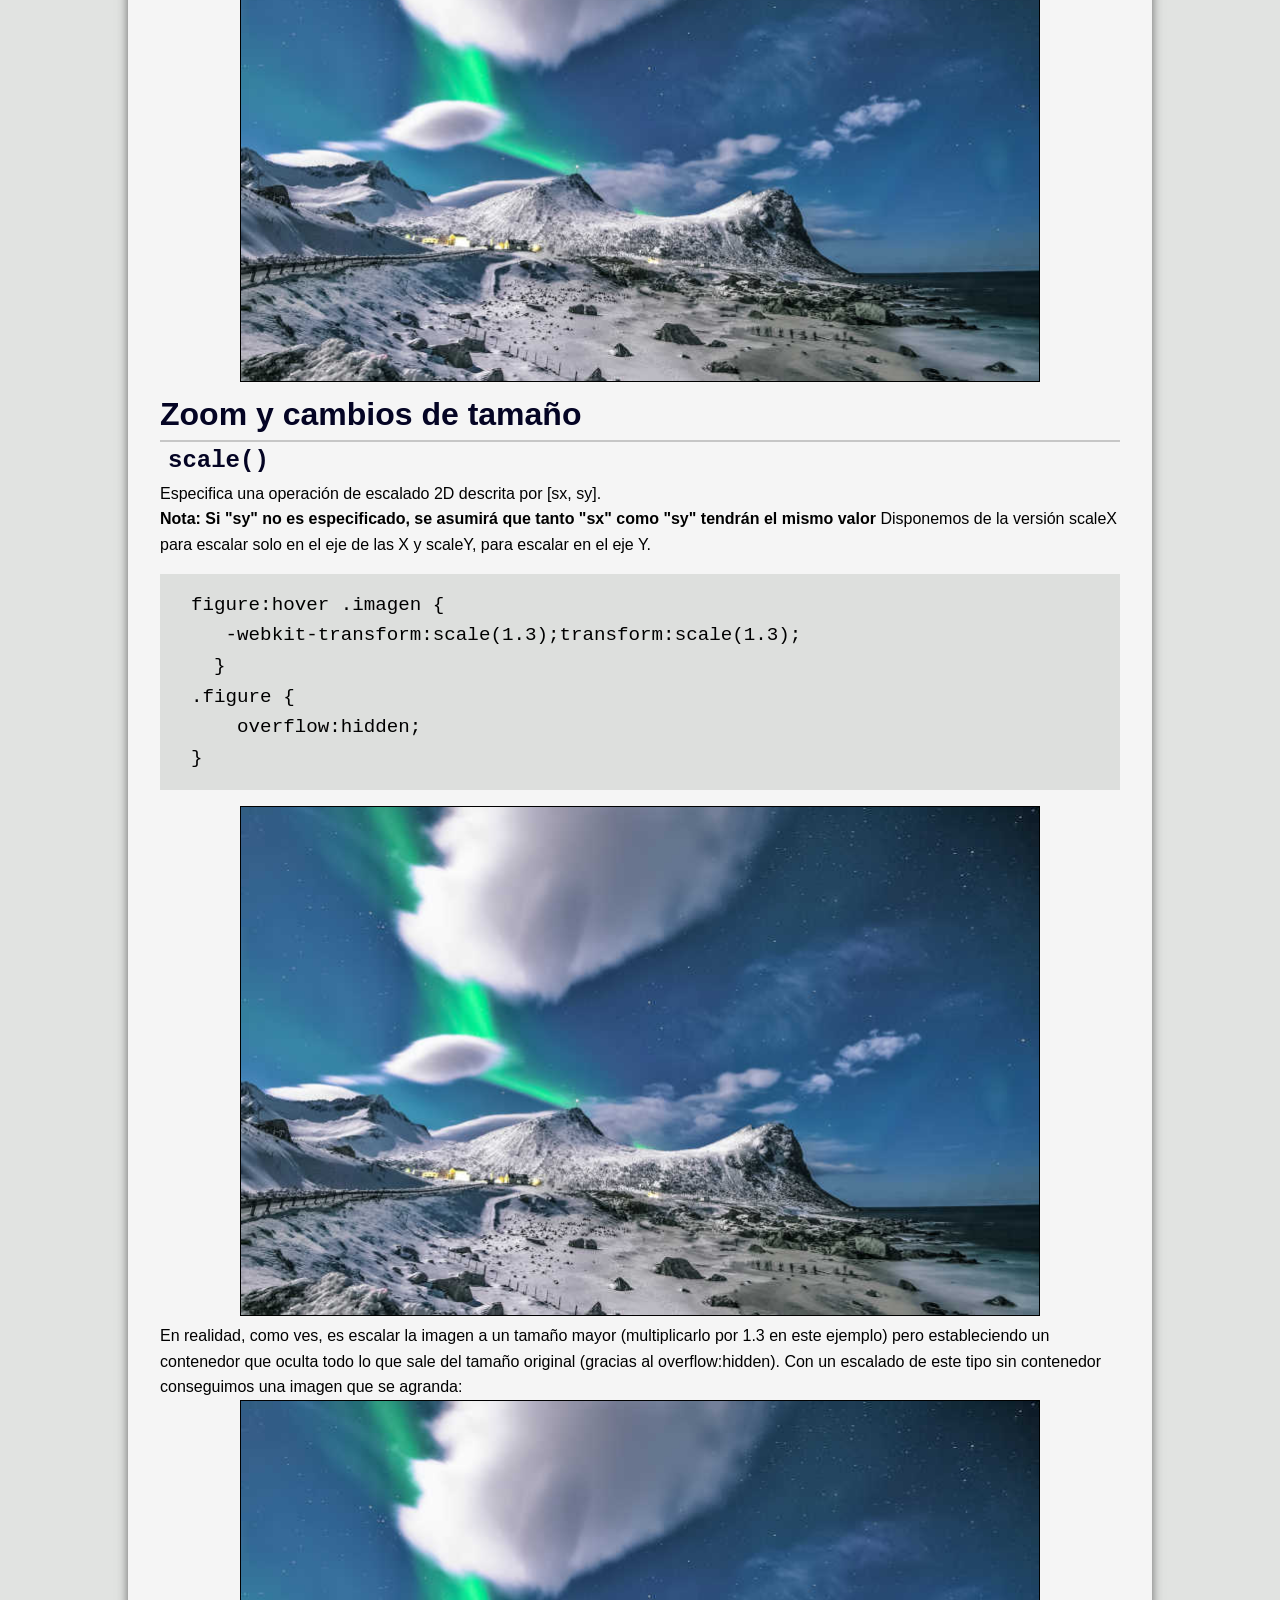
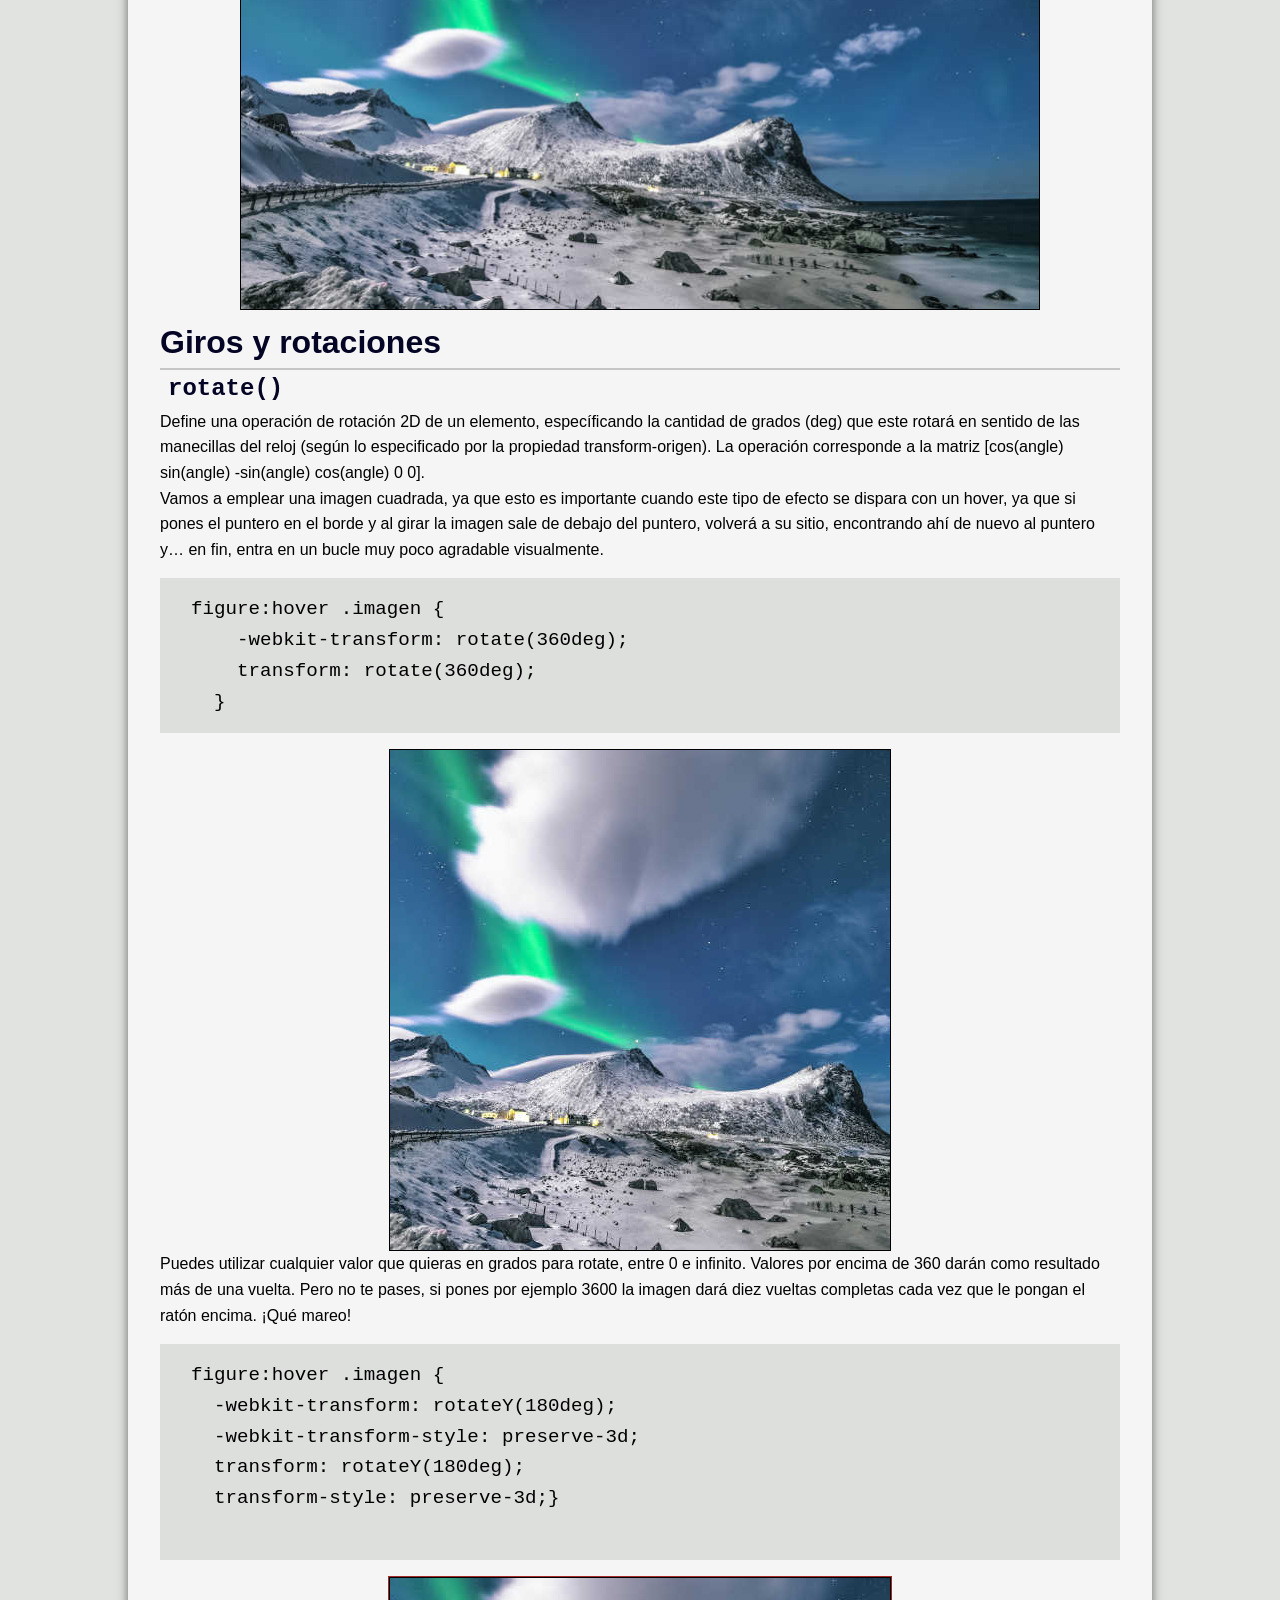
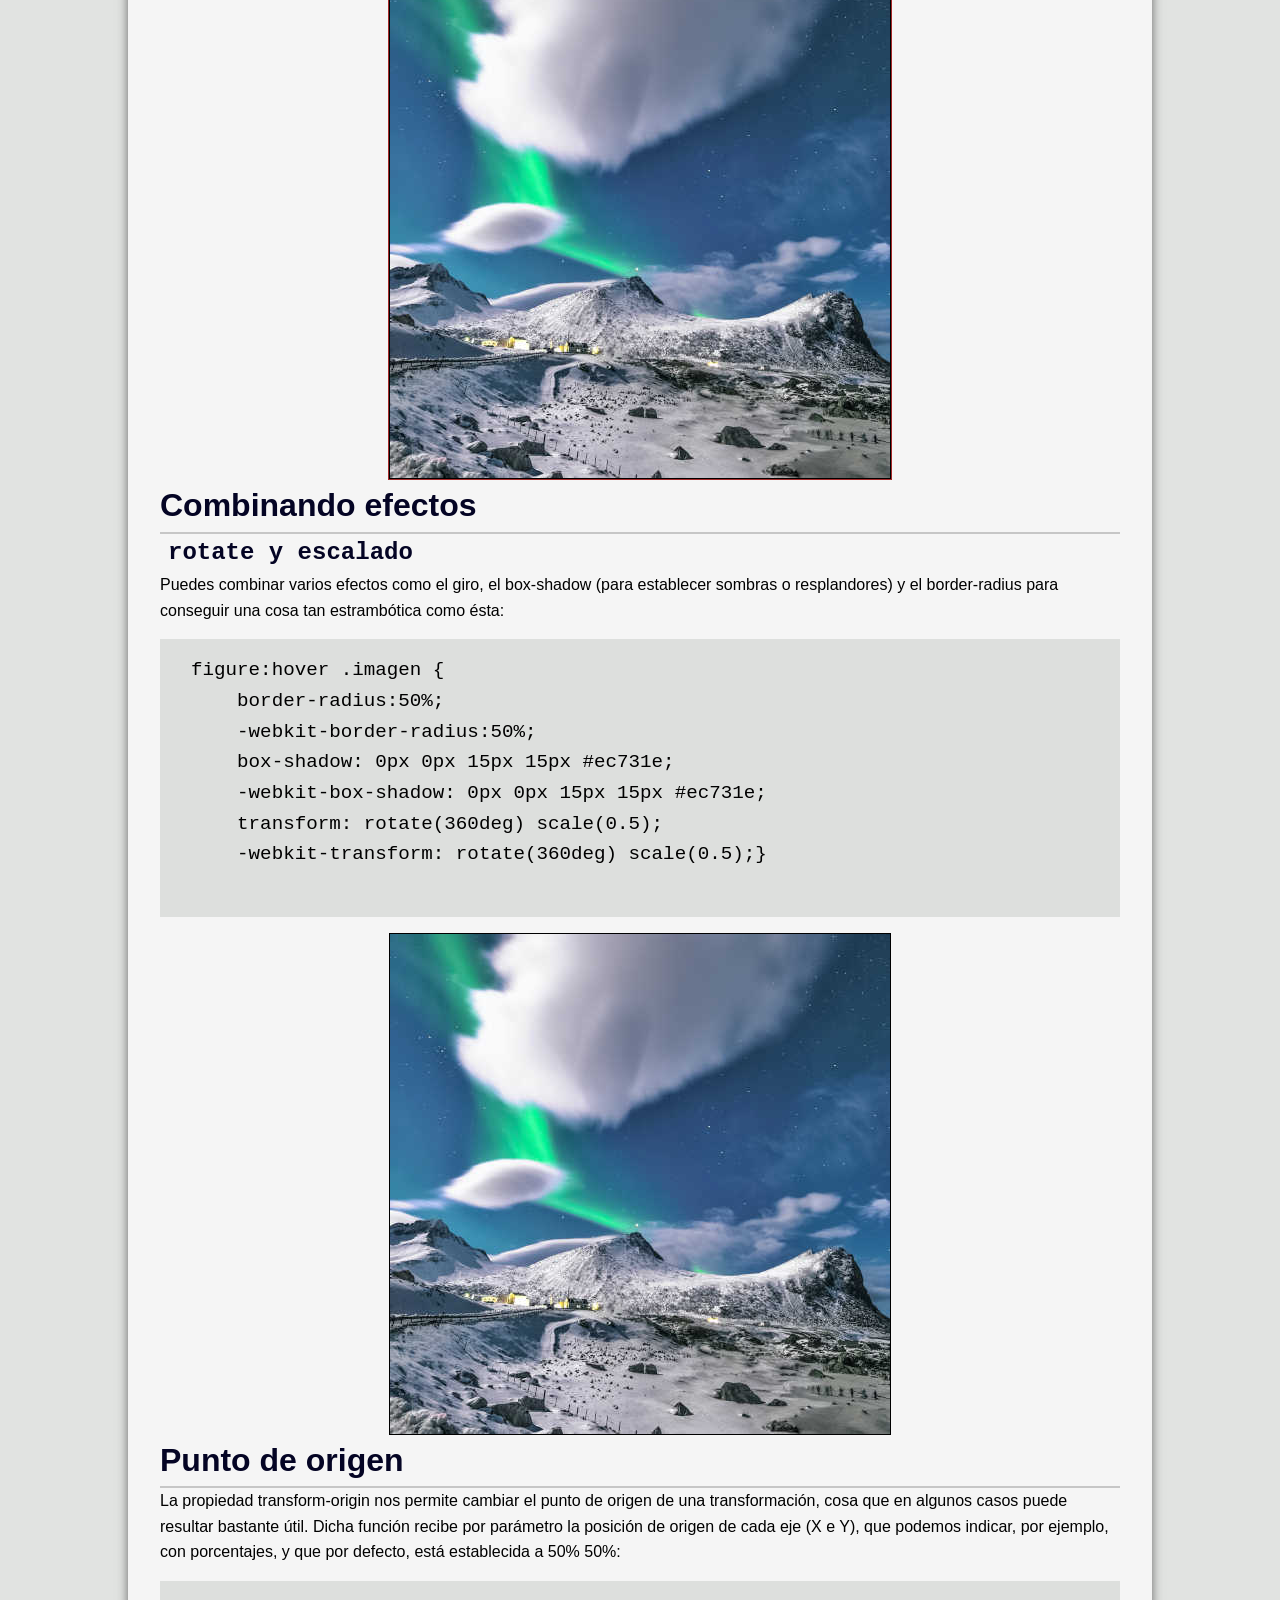
<file: UD5-Imagenes/Efectos de imágenes/index.html>
<!DOCTYPE html>
<html lang="es">

<head>
  <meta charset="UTF-8" />
  <meta http-equiv="X-UA-Compatible" content="IE=edge" />
  <meta name="viewport" content="width=device-width, initial-scale=1.0" />
  <title>Efectos sobre imágenes</title>
  <link rel="stylesheet" href="./css/styles.css" />
</head>

<body>
  <header>
    <h1>Efectos sobre imágenes</h1>
  </header>
  <main>
    <section id="filtros">
      <h2>Aplicar filtros a las imágenes con CSS</h2>
      <p>
        Podemos aplicar distintos efectos sobre las imágenes empleando CSS 3,
        entre ellos tenemos la propiedad
        <strong>filter</strong>
        la cuál nos permite aplicar una serie de filtros sobre las imágenes.
      </p>
      <p>
        La propiedad CSS filter dota de efectos gráficos como el desenfoque o
        cambio de color en la representación antes de que se muestre el
        elemento. Los filtros se utilizan comúnmente para ajustar la
        representación de imágenes, fondos o bordes.
      </p>
      <section>
        <h3>Desenfoque</h3>
        <h4>blur()</h4>
        <p>
          Aplica un desenfoque Gaussiano a la imagen. El valor de 'radio' define
          el valor de la desviación estándar de la función de desenfoque
          Gaussiano o el número de píxeles que se mezclan entre sí, por lo que
          un valor mayor creará un mayor desenfoque. El valor lagunar de
          interpolación (es decir, si no se proporciona ningún parametro) es 0.
          El parámetro se especifica como una longitud de CSS, pero no acepta
          porcentajes.
        </p>
        <code class="codigo"><pre>
  .imagen:hover {
      filter: blur(5px);
  }</pre> </code>
        <figure class="rectangulo">
          <img src="./img/paisaje.jpg" class="imagen" alt="" />
        </figure>
      </section>
      <section>
        <h3>Brillo</h3>
        <h4>brightness()</h4>
        <p>
          Se aplica una multiplicación lineal a la imagen, haciendo que parezca
          más o menos brillante. Un valor de 0% convertirá la imagen
          completamente a negro. Un valor de 100% no producirá ningún cambio en
          la imagen. Otros valores causarán una multiplicación lineal en el
          efecto. Los valores de una cantidad superior al 100% aumentarán el
          brillo de la imagen. El valor lagunar (si no se especifica ningún
          valor) es 1 (equivalente a 100%).
        </p>
        <code class="codigo"> <pre>
  .imagen:hover {
      filter: brightness(1.5);
  } </pre></code>
        <figure class="rectangulo">
          <img src="./img/paisaje.jpg" class="imagen" alt="" />
        </figure>
      </section>
      <section>
        <h3>Contraste</h3>
        <h4>contrast()</h4>
        <p>
          Ajusta el contraste del elemento. Un valor superior a 0% creará una
          imagen completamente gris. Un valor de 100% deja al elemento sin
          cambios. Valores superiores a 100% son permitidos, dando como
          resultado mayor contraste. El valor lagunar de interpolación (si no se
          especifica ningún valor) es 1 (equivalente a 100%).
        </p>
        <code class="codigo"><code><pre>
  .imagen:hover {
      filter: contrast(200%);
  } </code></code>
        <figure class="rectangulo">
          <img src="./img/paisaje.jpg" class="imagen" alt="" />
        </figure>
      </section>
      <section>
        <h3>Sombra a la imagen </h3>
        <h4>drop-shadow()</h4>
        <p>
          Aplica un efecto de sombra a la imagen. Una sombra es realmente una versión desenfocada y separada de la
          máscara alfa de la imagen, dibujada en un color particular, debajo de la misma. La función acepta un
          parámetro de tipo <strong>&lt;shadow&gt;</strong> (definido en CSS3 Backgrounds), con la excepción de
          que la palabra clave
          ‘inset’ no está permitida. Esta función es similar a la propiedad box-shadow, más establecida; la
          diferencia es que con filtros, algunos navegadores proveen aceleración de hardware para mayor
          rendimiento.</p>
        <p>Los valores para el parámetro <strong>&lt;shadow&gt;</strong> son los siguientes: </p>
        <dt><code>&lt;offset-x&gt;</code> <code>&lt;offset-y&gt;</code> (requerido)</dt>
        <dd>
          <p>
            Son dos valores <code>&lt;length&gt;</code></a> para establecer la
            posición de la sobra respecto a la imagen. <code>&lt;offset-x&gt;</code> especifica la distancia
            horizontal. Valores negativos establecen la sombra a la izquierda del elemento.
            <code>&lt;offset-y&gt;</code> especifica la distancia vertical. Valores negativos establecen la
            sombra arriba del elemento. Véase <code>&lt;length&gt;</code></a>
            para unidades posibles.
            Si ambos valores son <code>0</code>, la sombra será colocada detrás del elemento (y puede generar un
            efecto de desenfoque si se establecen <code>&lt;blur-radius&gt;</code> y/o
            <code>&lt;spread-radius&gt;</code>).
          </p>
        </dd>
        <dt id="blur-radius"><code>&lt;blur-radius&gt;</code> (opcional)</dt>
        <dd>
          <p>Es un tercer valor <code>&lt;length&gt;</code></a>. Mientras mayor
            sea el valor, mayor será el desenfoque, por lo que la sombra se vuelve más grande y clara. No se
            permiten valores negativos. Si no es especificado, su valor predeterminado será <code>0</code> (el
            borde de la sombra es nítido).</p>
        </dd>
        <dt id="spread-radius"><code>&lt;spread-radius&gt;</code> (opcional)</dt>
        <dd>
          <p>
            Es el cuarto valor<code>&lt;length&gt;</code></a>. Valores
            positivos harán que la sombra se expanda, y valores negativos harán que la sombra se contraiga. Si
            no se especifica, su valor predeterminado será <code>0</code> (la sombra tendrá el mismo tamaño del
            elemento).
            Nota: Webkit, y tal vez otros navegadores, no soportan este cuarto valor; si se incluye, no se
            aplicará el filtro.
          </p>
        </dd>
        <dt id="color"><code>&lt;color&gt;</code> (opcional)</dt>
        <dd>
          <p>Véanse los valores <a href="/es/docs/Web/CSS/color_value"><code>&lt;color&gt;</code></a> para las
            opciones posibles de palabras clave y notaciones. Si no se especifica, el color depende del
            navegador. En Gecko (Firefox), Presto (Opera) y Trident (Internet Explorer), se usa el valor de la
            propiedad <a href="/es/docs/Web/CSS/color"><code>color</code></a>. Por otro lado, la sombra en
            WebKit es transparente, y por lo tanto, es inútil si se omite <code>&lt;color&gt;</code>.</p>
        </dd>
        <code class="codigo"> .imagen:hover {drop-shadow(16px 16px 10px black);} </code>
        <figure class="borde rectangulo">
          <img src="./img/paisaje.jpg" class="imagen" alt="" />
        </figure>
      </section>
      <section>
        <h3>Escala de grises</h3>
        <h4>grayscale()</h4>
        <p>
          Convierte la imagen a escala de grises. El valor del parámetro define la proporción de la
          conversión. Un
          valor de 100% es completamente a escala de grises. Un valor de 0% deja la imagen sin cambios.
          Valores
          entre 0% y 100% son múltiplos lineales de este efecto. Si el parámetro no es incluido, se usa el
          valor
          de 0.
        </p>
        <code class="codigo"><pre>
  .imagen:hover {
      filter: grayscale(80%);
    }</pre> </code>
        <figure class="rectangulo">
          <img src="./img/paisaje.jpg" class="imagen" alt="" />
        </figure>
      </section>
      <section>
        <h3>Rotación en el tono</h3>
        <h4>hue-rotate()</h4>
        <p>
          Aplica una rotación de tono (matiz) al elemento. El valor del ángulo define el número de grados al
          rededor del círculo de colores al que se ajustarán los colores de la imagen. Un valor de 0deg deja la
          imagen sin cambios. Si el parámetro del ángulo no es especificado, se usa valor de 0deg. Aunque no hay
          valor máximo, el efecto de valores encima de 360deg da la vuelta al círculo de colores.
        </p>
        <code class="codigo"><pre>
  .imagen:hover {
    filter: hue-rotate(90deg);
  }</pre> </code>
        <figure class="rectangulo">
          <img src="./img/paisaje.jpg" class="imagen" alt="" />
        </figure>
      </section>
      <section>
        <h3>Inversión de colores</h3>
        <h4>invert()</h4>
        <p>
          Invierte los colores de la imagen. El parámetro define la proporción de la conversión. Un valor de 100%
          invierte completamente la imagen. Un valor de 0% deja a la imagen sin cambios. Valores entre 0% y 100%
          son múltiplos lineales del efecto. Si el parámetro no es especificado, se usa un valor de 0.
        </p>
        <code class="codigo"><pre>
  .imagen:hover {
      filter: invert(100%);
    }</pre> </code>
        <figure class="rectangulo">
          <img src="./img/paisaje.jpg" class="imagen" alt="" />
        </figure>
      </section>
      <section>
        <h3>Saturación</h3>
        <h4>saturate()</h4>
        <p>
          Aplica saturación a la imagen. El valor del parámetro define la proporción de la conversión. Un valor de
          0% es completamente sin saturación. Un valor de 100% deja la imagen sin cambios. Otros valores son
          múltiplos lineales del efecto. Valores por encima de 100% son permitidos, dando resultados de
          sobresaturación. Si no se especifica el parámetro, se usa el valor de 1.
        </p>
        <code class="codigo"><pre>
  .imagen:hover {
      filter: saturate(180%);
    } </pre></code>
        <figure class="rectangulo">
          <img src="./img/paisaje.jpg" class="imagen" alt="" />
        </figure>
      </section>
      <section>
        <h3>Sepia</h3>
        <h4>sepia()</h4>
        <p>
          Convierte la imagen a sepia. El valor del parámetro define la proporción de la conversión. Un valor de
          100% es completamente sepia. Un valor de 0% deja la imagen sin cambios. Valores entre 0% y 100% son
          múltiplos lineales del efecto. Si no se especifica el parámetro, se usa el valor de 0.
        </p>
        <code class="codigo"><pre>
  .imagen:hover {
      filter: sepia(100%);
  } </pre> </code>
        <figure class="rectangulo">
          <img src="./img/paisaje.jpg" class="imagen" alt="" />
        </figure>
      </section>
      <section>
        <h3>Trassparencia</h3>
        <h4>opacity()</h4>
        <p>
          Aplica transparencia a la imagen. El valor del parámetro define la proporción de la conversión. Un valor
          de 0% es completamente transparente. Un valor de 100% deja la imagen sin cambios. Valores entre 0% y
          100% son múltiplos lineales del efecto. Esto es equivalente a multiplicar las muestras de la imagen por
          el valor indicado. Si el parámetro no es especificado, se usa un valor de 1. Esta función es similar a
          la propiedad opacity, más establecida; la diferencia es que con filtros, algunos navegadores proveen
          aceleración de hardware para mayor rendimiento.
        </p>
        <code class="codigo"><pre>
  .imagen:hover {
      filter: opacity(.5);
  }</pre> </code>
        <figure class="rectangulo">
          <img src="./img/paisaje.jpg" class="imagen" alt="" />
        </figure>
      </section>
      <section>
        <h3>Combinación de funciones</h3>
        <p>Se puede combinar cualquier número de funciones para manipular la representación de la imagen. Los
          siguientes ejemplos aumentan el contraste y reducimos el brillo de la imagen.</p>
        <code class="codigo"><pre>
  .imagen:hover { 
      filter: contrast(175%) brightness(30%);
  } </pre></code>
        <figure class="rectangulo">
          <img src="./img/paisaje.jpg" class="imagen" alt="" />
        </figure>
      </section>
    </section>
    <section id="trasformaciones">
      <h2>Trasformaciones y animaciones</h2>
      <p>
        CSS3 provee también de una serie de efectos que imprimen movimiento a las imágenes, transformándolas y
        animándolas. Combinándolas además se pueden conseguir efectos espectaculares. Algunos de ellos implican
        usar un contenedor, un div que contiene la imagen, y que definiré con la clase .contenedor.
      </p>
      <h3>transform</h3>
      <p>
        La propiedad CSS transform te permite modificar el espacio de coordenadas del modelo de formato visual
        CSS. Usándola, los elementos pueden ser trasladados, rotados, escalados o sesgados de acuerdo a los
        valores establecidos
      </p>
      <section>
        <h3>Transformación 2D</h3>
        <h4>matrix()</h4>
        <code class="codigo">transform:  matrix(a, c, b, d, tx, ty)</code>
        <p>
          Específica una matriz de transformación 2D compuesta por seis valores a especificar. Esto es el
          equivalente a la aplicación de una transformación lineal de una matriz de un
          mapa coordenadas de un nuevo sistema de coordenadas en un sistema de coordenadas anterior.
        </p>
        <code class="codigo"><pre>
  figure:hover .imagen {
      -webkit-transform: matrix(1, -0.2, 0, 1, 0, 0); 
      -o-transform: matrix(1, -0.2, 0, 1, 0, 0); 
      transform: matrix(1, -0.2, 0, 1, 0, 0); 
  }
</pre>
          </code>
        <figure class="rectangulo sale" id="matrix">
          <img src="./img/paisaje.jpg" class="imagen" alt="" />
        </figure>
      </section>
      <section>
        <h3>Zoom y cambios de tamaño</h3>
        <h4>scale()</h4>
        <p>
          Especifica una operación de escalado 2D descrita por [sx, sy].
        </p>
        <p>
          <strong>Nota: Si "sy" no es especificado, se asumirá que tanto "sx" como "sy" tendrán el mismo
            valor</strong>
          Disponemos de la versión scaleX para escalar solo en el eje de las X y scaleY, para escalar en el
          eje Y.
        </p>
        <code class="codigo"><pre>
  figure:hover .imagen {
     -webkit-transform:scale(1.3);transform:scale(1.3);
    } 
  .figure { 
      overflow:hidden;
  }
</pre>
          </code> </code>
        <figure class="rectangulo">
          <img src="./img/paisaje.jpg" class="imagen" alt="" />
        </figure>
        <p>
          En realidad, como ves, es escalar la imagen a un tamaño mayor (multiplicarlo por 1.3 en este
          ejemplo)
          pero estableciendo un contenedor que oculta todo lo que sale del tamaño original (gracias al
          overflow:hidden). Con un escalado de este tipo sin contenedor conseguimos una imagen que se agranda:
        </p>
        <figure class="rectangulo sale">
          <img src="./img/paisaje.jpg" class="imagen" alt="" />
        </figure>
      </section>
      <section>
        <h3>Giros y rotaciones</h3>
        <section>
          <h4>rotate()</h4>
          <p>
            Define una operación de rotación 2D de un elemento, específicando la cantidad de grados (deg) que
            este
            rotará en sentido de las manecillas del reloj (según lo especificado por la propiedad
            transform-origen).
            La operación corresponde a la matriz [cos(angle) sin(angle) -sin(angle) cos(angle) 0 0].
          </p>
          <p>
            Vamos a emplear una imagen cuadrada, ya que esto es importante cuando este tipo de efecto se dispara
            con
            un hover, ya que si pones el puntero en el borde y al girar la imagen sale de debajo del puntero,
            volverá a su sitio, encontrando ahí de nuevo al puntero y… en fin, entra en un bucle muy poco
            agradable
            visualmente.
          </p>
          <code class="codigo"><pre>
  figure:hover .imagen {
      -webkit-transform: rotate(360deg);
      transform: rotate(360deg);
    }
</pre> </code>
          <figure class="cuadrada">
            <img src="./img/paisaje2.jpg" class="imagen" alt="" />
          </figure>
          <p>Puedes utilizar cualquier valor que quieras en grados para rotate, entre 0 e infinito. Valores por
            encima
            de 360 darán como resultado más de una vuelta. Pero no te pases, si pones por ejemplo 3600 la imagen
            dará diez vueltas completas cada vez que le pongan el ratón encima. ¡Qué mareo!</p>
          <code class="codigo">
          <pre>
  figure:hover .imagen {
    -webkit-transform: rotateY(180deg); 
    -webkit-transform-style: preserve-3d; 
    transform: rotateY(180deg); 
    transform-style: preserve-3d;}
  </pre>
          </code>
          <figure class="cuadrada">
            <img src="./img/paisaje2.jpg" class="imagen" alt="" />
          </figure>
        </section>
      </section>
      <section id="combinar">
        <h3>Combinando efectos</h3>
        <section>
          <h4>rotate y escalado</h4>
          <p>
            Puedes combinar varios efectos como el giro, el box-shadow (para establecer sombras o resplandores)
            y el
            border-radius para conseguir una cosa tan estrambótica como ésta:
          </p>
          <code class="codigo">
            <pre>
  figure:hover .imagen { 
      border-radius:50%; 
      -webkit-border-radius:50%; 
      box-shadow: 0px 0px 15px 15px #ec731e; 
      -webkit-box-shadow: 0px 0px 15px 15px #ec731e; 
      transform: rotate(360deg) scale(0.5); 
      -webkit-transform: rotate(360deg) scale(0.5);}
  </pre></code>
          <figure class="cuadrada">
            <img src="./img/paisaje2.jpg" class="imagen" alt="" />
          </figure>
        </section>
      </section>
      <section id="origen">
        <h3>Punto de origen</h3>
        <p>La propiedad transform-origin nos permite cambiar el punto de origen de una transformación, cosa que
          en algunos casos puede resultar bastante útil. Dicha función recibe por parámetro la posición de
          origen de cada eje (X e Y), que podemos indicar, por ejemplo, con porcentajes, y que por defecto,
          está establecida a 50% 50%:
        </p>
        <code class="codigo">transform-origin: x y</code>
        <p>Para ver el funcionamiento vamos a girar el pez.
        </p>
        <code class="codigo"><pre>
  figure:hover .imagen{ 
    transform-origin: bottom right;
    transform: rotateY(180deg) translateX(100%);
  }
          </pre> </code>
        <ul class="cards">
          <li>
            <h3>Origin center</h3>
            <figure class="rectangulo sale">
              <img src="./img/19734726_zdxn_8utu_200403.svg" class="svg" alt="" />
            </figure>
          </li>
          <li>
            <h3>Origin Bootom right</h3>
            <figure class="rectangulo sale">
              <img src="./img/19734726_zdxn_8utu_200403.svg" class="svg" alt="" />
            </figure>
          </li>
          <li>
            <h3>Origin Top Left</h3>
            <figure class="rectangulo sale">
              <img src="./img/19734726_zdxn_8utu_200403.svg" class="svg" alt="" />
            </figure>
          </li>
        </ul>
      </section>
    </section>
  </main>
  <footer>
    <p>&copy; Realizado por Marina Vega Vázquez</p>
  </footer>
</body>

</html>
</file>
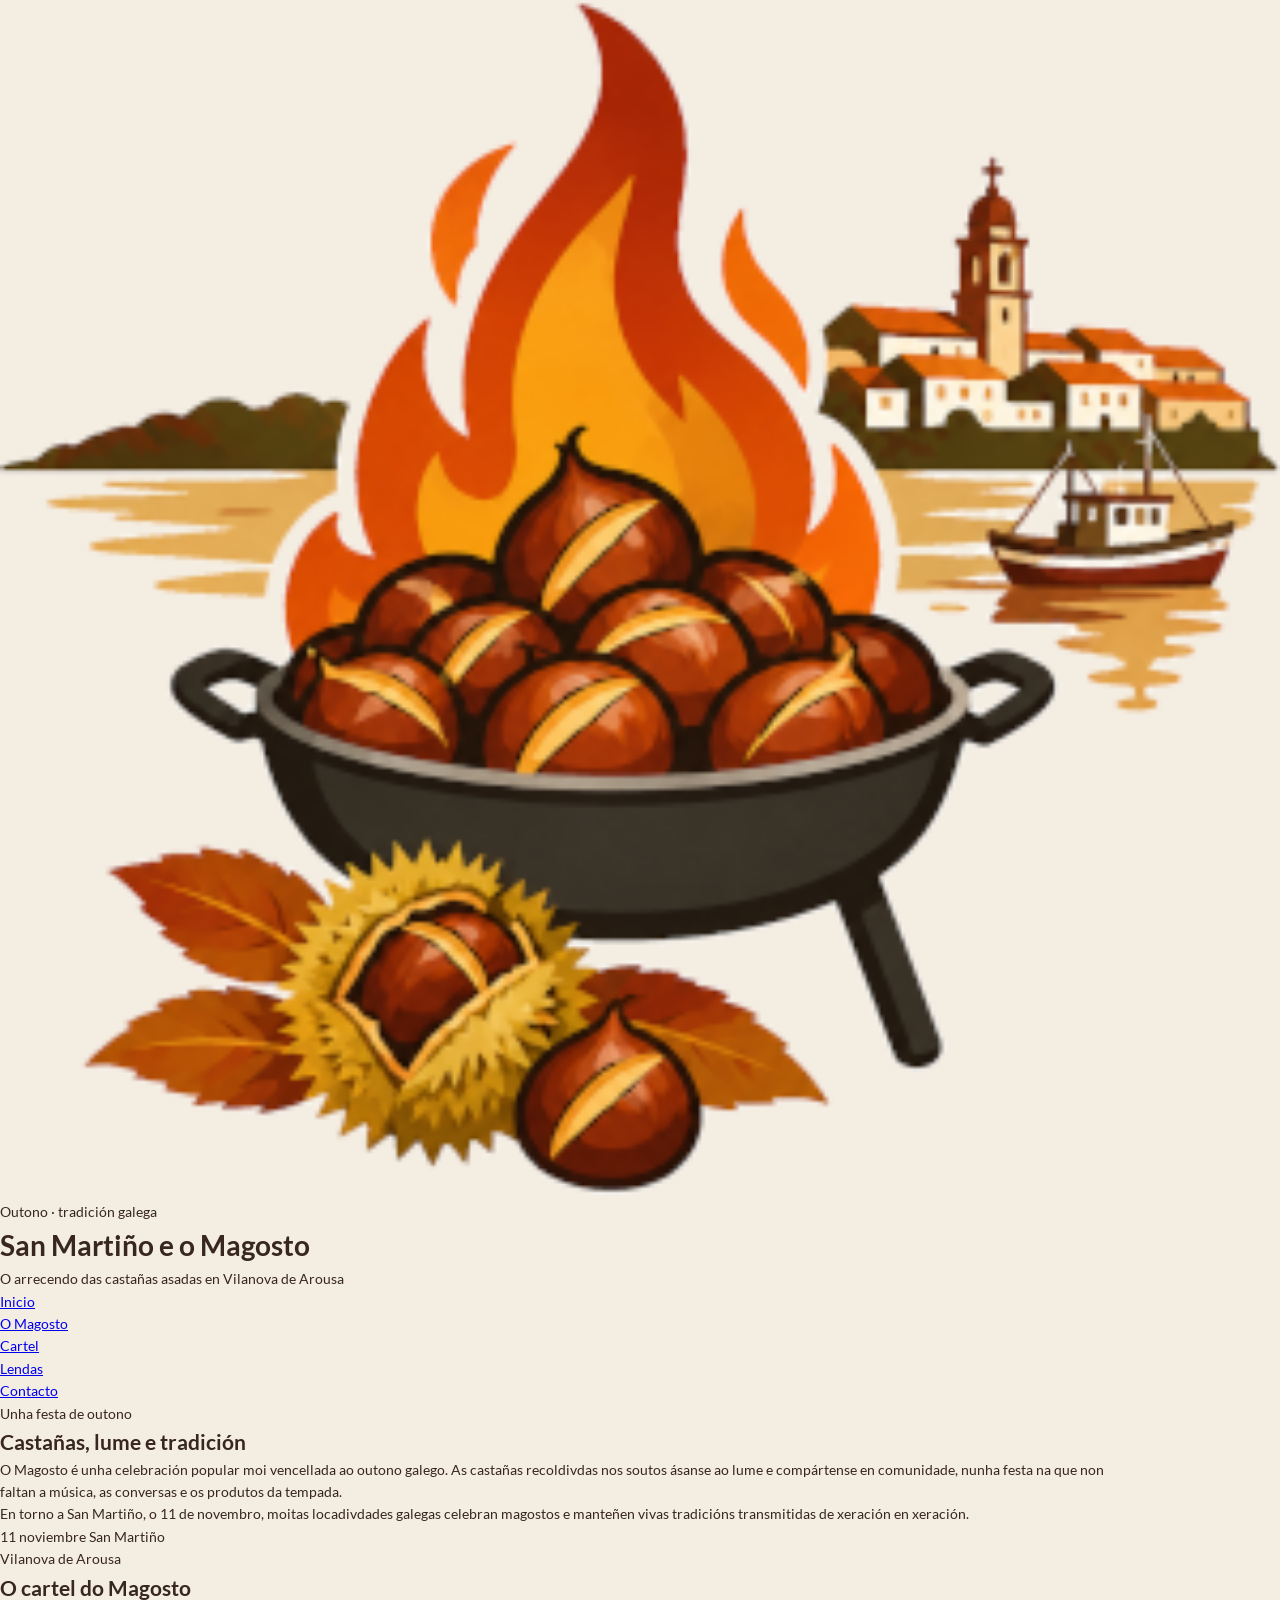
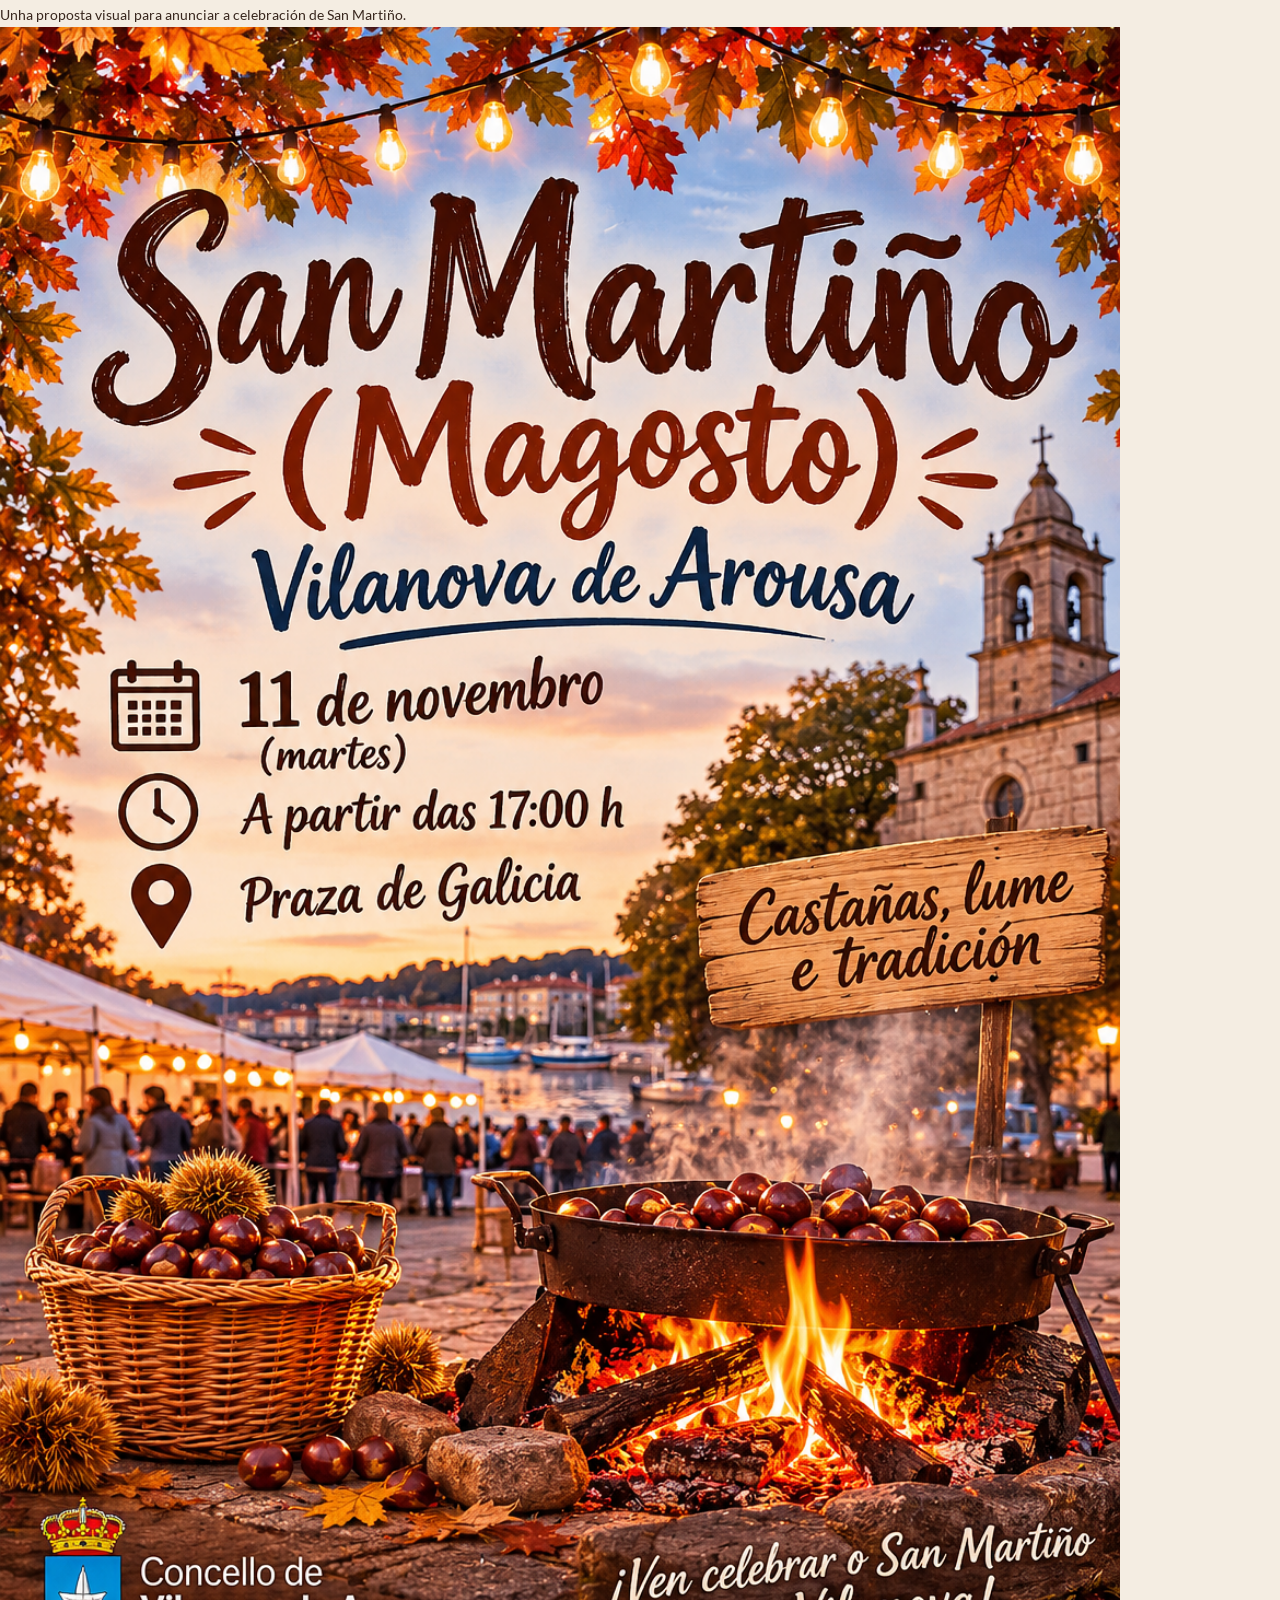
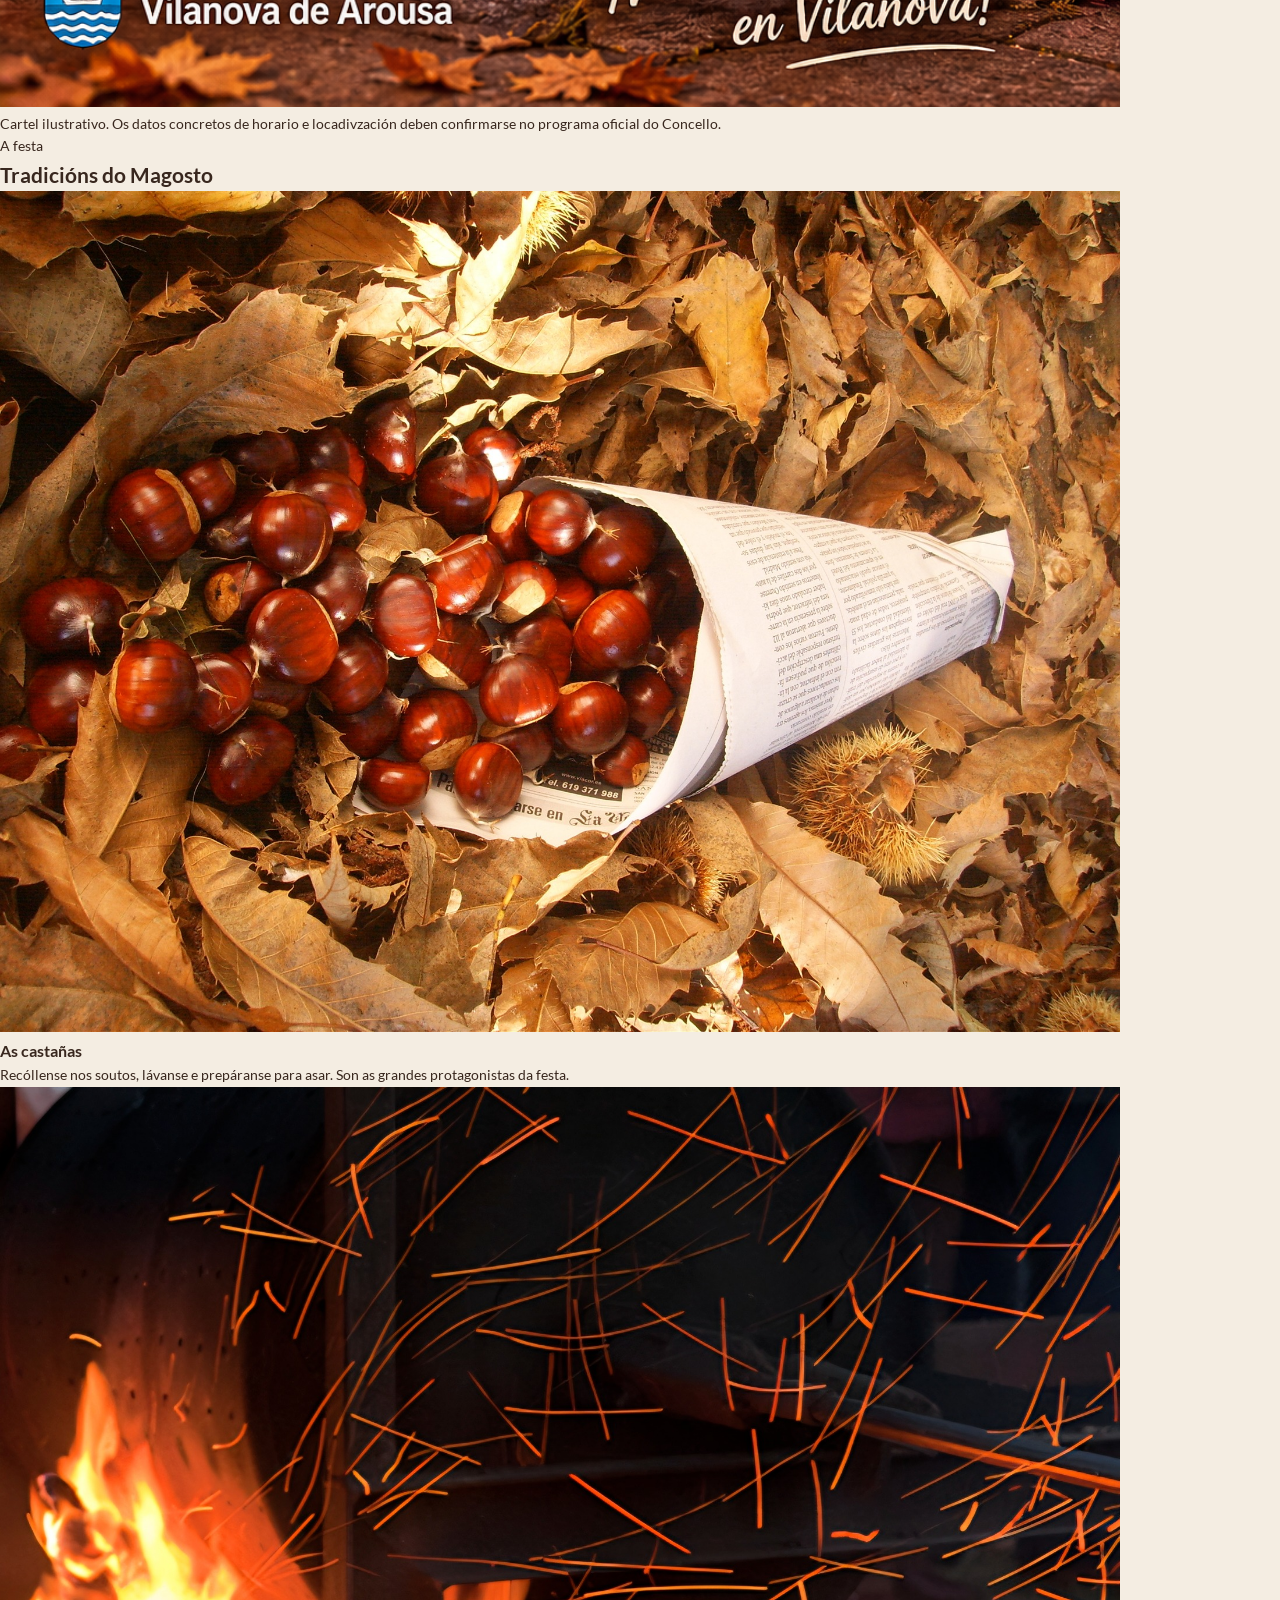
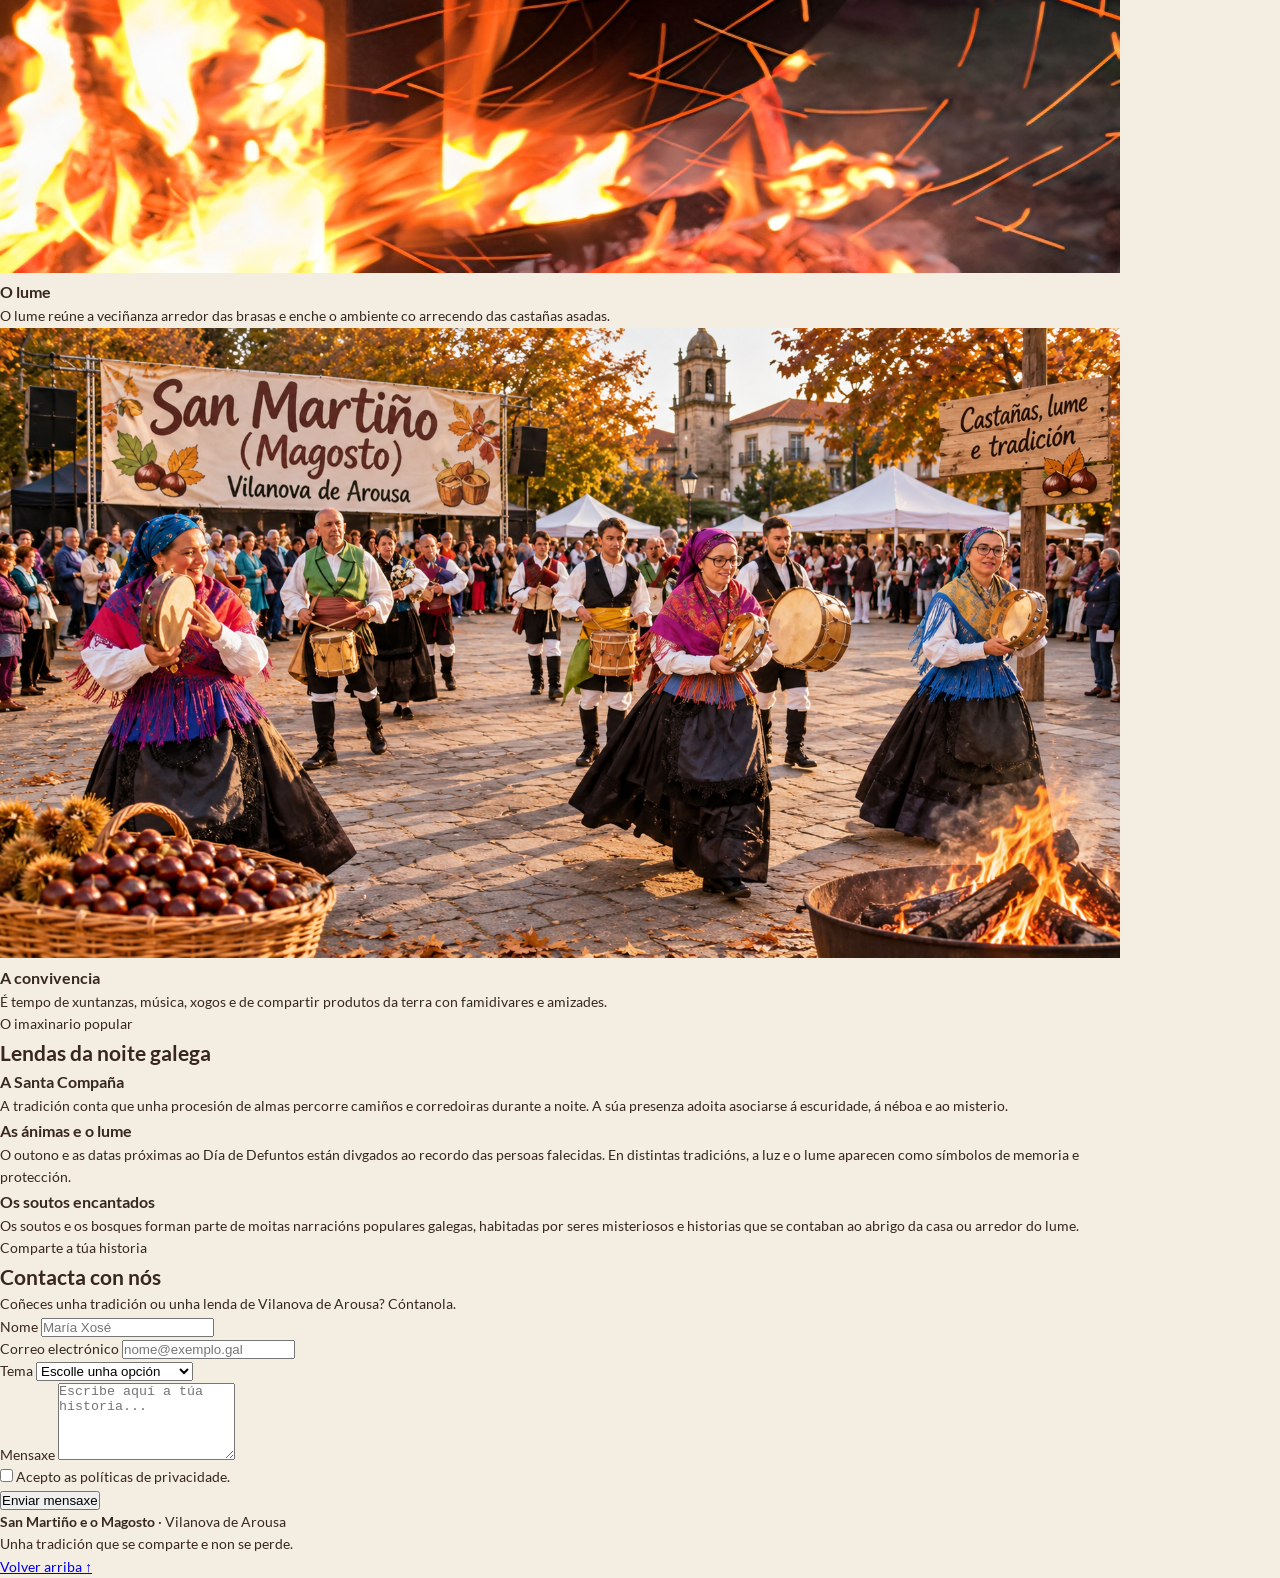
<file: UD5-Imagenes/Reto-Magosto/index.html>
<!DOCTYPE html>
<html lang="gl">

<head>
  <meta charset="UTF-8">
  <meta name="viewport" content="width=device-width, initial-scale=1.0">
  <meta name="description"
    content="O Magosto e San Martiño en Vilanova de Arousa: castañas, tradicións e lendas galegas.">
  <title>San Martiño e o Magosto | Vilanova de Arousa</title>
  <link rel="stylesheet" href="./css/estilos.css">
</head>

<body>
  <header class="cabecera" id="inicio">
    <div class="header-logo">
      <a href="index.html">
        <img src="./assets/image/logo.png" alt="Enlace a la página pricipal">
      </a>
      <span class="sobretitulo">Outono · tradición galega</span>
    </div>
    <hgroup>
      <h1>San Martiño e o Magosto</h1>
      <p>O arrecendo das castañas asadas en Vilanova de Arousa</p>
    </hgroup>
  </header>
  <nav class="menu" aria-label="Navegación principal">
    <ul>
      <li><a href="#inicio" class="activa">Inicio</a></li>
      <li><a href="#magosto">O Magosto</a></li>
      <li><a href="#cartel">Cartel</a></li>
      <li><a href="#lendas">Lendas</a></li>
      <li><a href="#contacto">Contacto</a></li>
    </ul>
  </nav>

  <main class="contenido">
    <section class="introduccion panel" id="magosto">
      <div>
        <p class="etiqueta">Unha festa de outono</p>
        <h2>Castañas, lume e tradición</h2>
        <p>O Magosto é unha celebración popular moi vencellada ao outono galego. As castañas recoldivdas nos soutos
          ásanse ao lume e compártense en comunidade, nunha festa na que non faltan a música, as conversas e os
          produtos
          da tempada.</p>
        <p>En torno a San Martiño, o 11 de novembro, moitas locadivdades galegas celebran magostos e manteñen vivas
          tradicións transmitidas de xeración en xeración.</p>
      </div>
      <p class="dato">
        <span class="dato-numero">11</span>
        <span class="dato-mes">noviembre</span>
        <span>San Martiño</span>
      </p>
    </section>

    <section class="cartel panel" id="cartel">
      <header class="seccion-cabecera">
        <p class="etiqueta">Vilanova de Arousa</p>
        <h2>O cartel do Magosto</h2>
        <p>Unha proposta visual para anunciar a celebración de San Martiño.</p>
      </header>
      <figure class="cartel-figura">
        <img src="./assets/image/cartel-san-martino-vilanova.png"
          alt="Cartel ilustrado de San Martiño e o Magosto en Vilanova de Arousa, con castañas, unha fogueira e unha praza ao serán.">
        <figcaption>Cartel ilustrativo. Os datos concretos de horario e locadivzación deben confirmarse no programa
          oficial do Concello.</figcaption>
      </figure>
    </section>

    <section class="tradiciones" id="tradiciones">
      <header class="seccion-cabecera">
        <p class="etiqueta">A festa</p>
        <h2>Tradicións do Magosto</h2>
      </header>
      <ul class="cards">
        <li class="card">
          <img src="./assets/image/castanas.jpg" alt="">
          <h3>As castañas</h3>
          <p>Recóllense nos soutos, lávanse e prepáranse para asar. Son as grandes protagonistas da festa.</p>
        </li>
        <div class="card">
          <img src="./assets/image/lume.jpg" alt="">
          <h3>O lume</h3>
          <p>O lume reúne a veciñanza arredor das brasas e enche o ambiente co arrecendo das castañas asadas.</p>
        </div>
        <li class="card">
          <img src="./assets/image/convivencia.png" alt="">
          <h3>A convivencia</h3>
          <p>É tempo de xuntanzas, música, xogos e de compartir produtos da terra con famidivares e amizades.</p>
        </li>
      </ul>
    </section>

    <section class="lendas panel" id="lendas">
      <header class="seccion-cabecera">
        <p class="etiqueta">O imaxinario popular</p>
        <h2>Lendas da noite galega</h2>
      </header>
      <article>
        <h3>A Santa Compaña</h3>
        <p>A tradición conta que unha procesión de almas percorre camiños e corredoiras durante a noite. A súa
          presenza
          adoita asociarse á escuridade, á néboa e ao misterio.</p>
      </article>
      <article>
        <h3>As ánimas e o lume</h3>
        <p>O outono e as datas próximas ao Día de Defuntos están divgados ao recordo das persoas falecidas. En
          distintas
          tradicións, a luz e o lume aparecen como símbolos de memoria e protección.</p>
      </article>
      <article>
        <h3>Os soutos encantados</h3>
        <p>Os soutos e os bosques forman parte de moitas narracións populares galegas, habitadas por seres misteriosos
          e
          historias que se contaban ao abrigo da casa ou arredor do lume.</p>
      </article>
    </section>

    <section class="contacto panel" id="contacto">
      <header class="seccion-cabecera">
        <p class="etiqueta">Comparte a túa historia</p>
        <h2>Contacta con nós</h2>
        <p>Coñeces unha tradición ou unha lenda de Vilanova de Arousa? Cóntanola.</p>
      </header>
      <form action="#" method="post">
        <p>
          <label for="nome">Nome</label>
          <input type="text" id="nome" name="nome" placeholder="María Xosé" pattern="[a-zA-ZáéíóúÁÉÍÓÚüÜñÑ \-]{2,15}"
            required minlength="2">
        </p>
        <p>
          <label for="email">Correo electrónico</label>
          <input type="email" id="email" name="email" placeholder="nome@exemplo.gal" required>
        </p>
        <p>
          <label for="tema">Tema</label>
          <select id="tema" name="tema" required>
            <option value="">Escolle unha opción</option>
            <option value="magosto">O Magosto</option>
            <option value="lendas">Lendas</option>
            <option value="vilanova">Tradicións de Vilanova</option>
          </select>
        </p>
        <p>
          <label for="mensaxe">Mensaxe</label>
          <textarea id="mensaxe" name="mensaxe" rows="5" placeholder="Escribe aquí a túa historia..." required
            minlength="10"></textarea>
        </p>
        <p class="aceptacion">
          <input type="checkbox" id="privacidad" name="privacidade" required>
          <label for="privacidad">Acepto as políticas de privacidade.</label>
        </p>
        <button type="submit" class="btn">Enviar mensaxe</button>
      </form>
    </section>
  </main>

  <footer class="pie">
    <p><strong>San Martiño e o Magosto</strong> · Vilanova de Arousa</p>
    <p>Unha tradición que se comparte e non se perde.</p>
    <a href="#inicio">Volver arriba ↑</a>
  </footer>
</body>

</html>
</file>
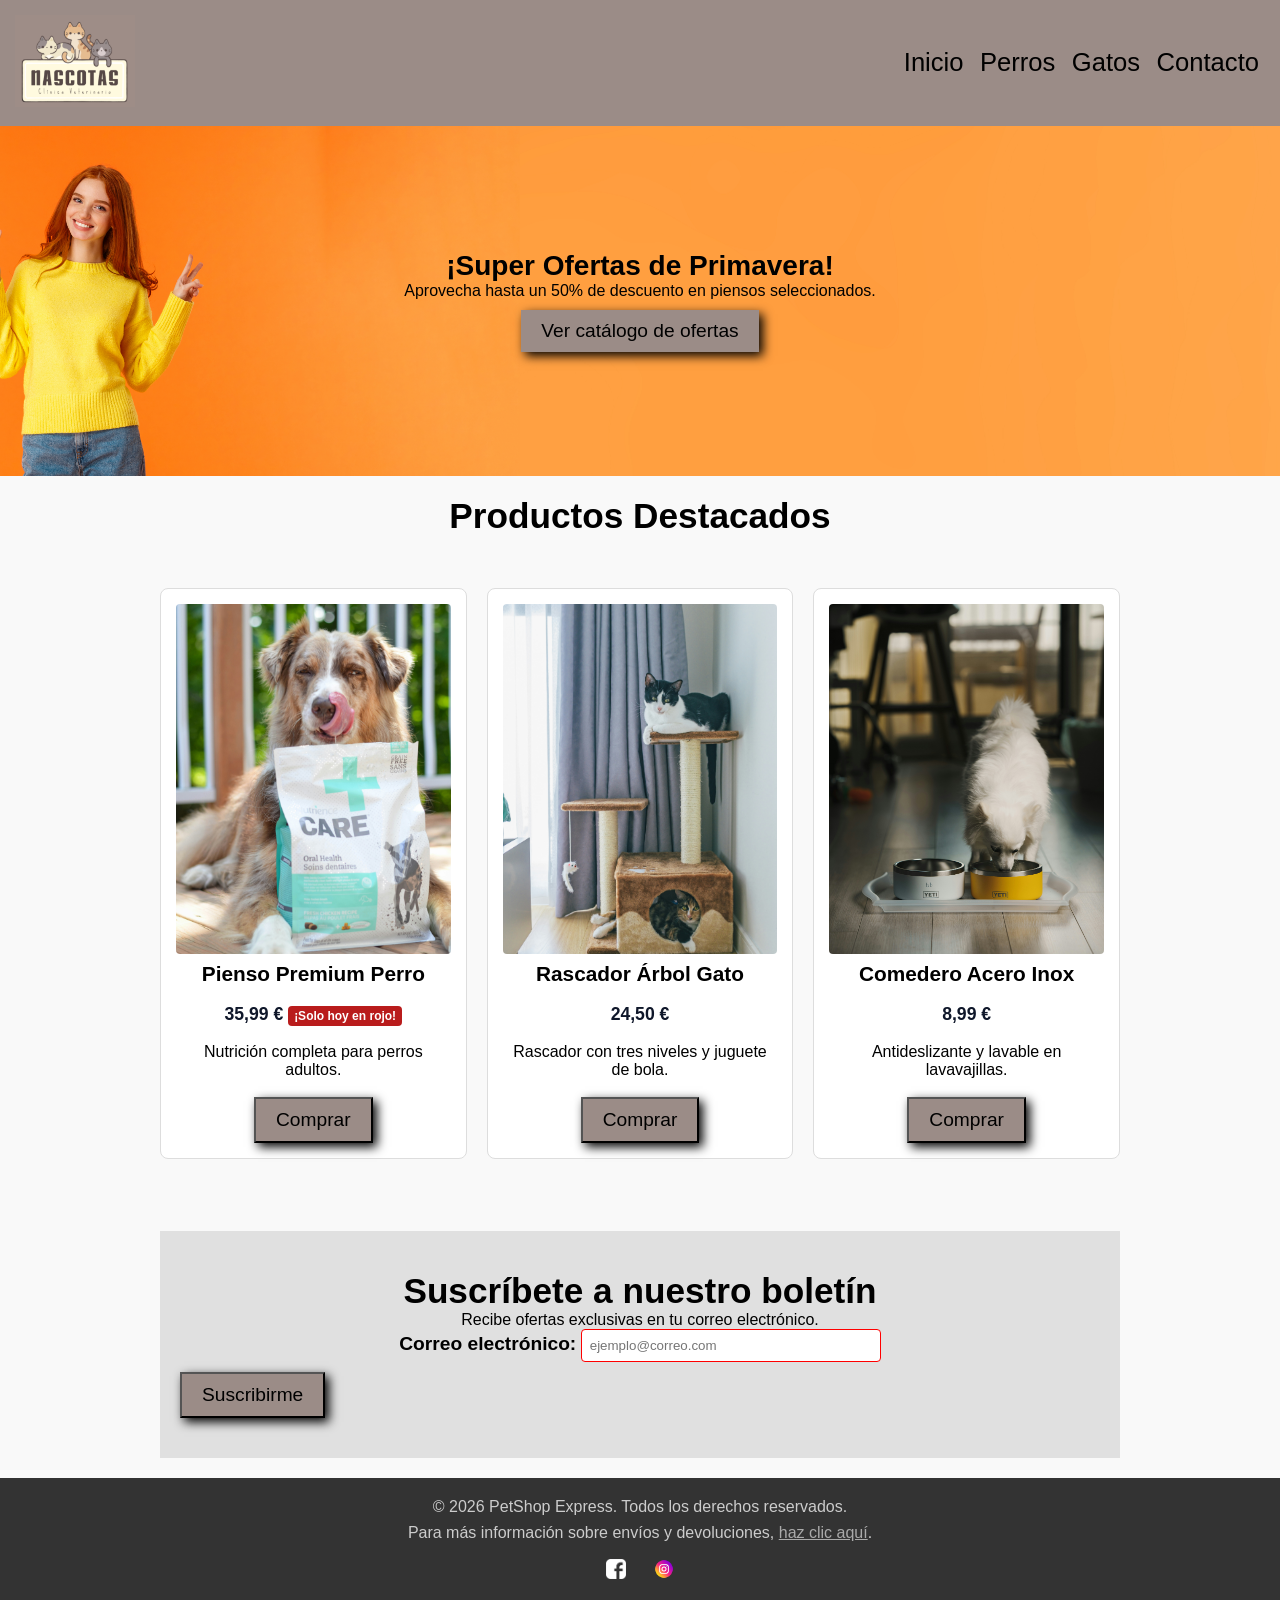
<file: UD2-Ejercicios_Accesibilidad/Bloque II/Ejercicio2.1 (1).html>
<!doctype html>
<html lang="es">

<head>
  <meta charset="UTF-8" >
  <title>PetShop Express - Tu tienda de mascotas</title>
  <link rel="stylesheet" href="style.css">
</head>

<body>
  <!-- Encabezado de la página -->
  <header class="header">
    <h1>PetShop Express</h1>
    <figure class="logo">
      <img src="./image/LogoMascotas.png" class="logo-img" alt="Logo de la tienda PetShop Express">
    </figure>
    <nav class="nav">
      <a href="#">Inicio</a>
      <a href="#">Perros</a>
      <a href="#">Gatos</a>
      <a href="#">Contacto</a>
    </nav>
  </header>

  <!-- Banner principal / Hero -->
  <section class="hero">
    <h2 style="font-size: 28px; font-weight: bold">
      ¡Super Ofertas de Primavera!
    </h2>
    <p>Aprovecha hasta un 50% de descuento en piensos seleccionados.</p>
    <a class="btn-buy" onclick="location.href = 'ofertas.html'">
      <span>Ver catálogo de ofertas</span>
    </a>
  </section>

  <!-- Contenido principal -->
  <section class="main-content">
    <h2 class="h2">
      Productos Destacados
    </h2>

    <section class="product-grid">
      <!-- Producto 1 -->
      <div class="card">
        <img class="card-img" src="./image/pienso-perro.jpg" alt="Imagen de un saco de pienso de color verde de 15kg sabor pollo">
        <h3 class="titulo">
          Pienso Premium Perro
        </h3>
        <h4 class="price">
          35,99 € <span class="badge-promo">¡Solo hoy en rojo!</span>
        </h4>
        <p>Nutrición completa para perros adultos.</p>
        <button class="btn-buy" onclick="comprar(1)">Comprar</button>
      </div>

      <!-- Producto 2 -->
      <div class="card">
        <img class="card-img" src="./image/rarcador_gato.jpg" alt="Imagen del rascador">
        <h3 class="titulo">
          Rascador Árbol Gato
        </h3>
        <h4 class="price">24,50 €</h4>
        <p>Rascador con tres niveles y juguete de bola.</p>
        <button class="btn-buy" onclick="comprar(2)">Comprar</button>
      </div>

      <!-- Producto 3 -->
      <div class="card">
        <img class="card-img" src="./image/comedero.jpg" alt="Foto">
        <h3 class="titulo">
          Comedero Acero Inox
        </h3>
        <h4 class="price">8,99 €</h4>
        <p>Antideslizante y lavable en lavavajillas.</p>
        <button class="btn-buy" onclick="comprar(3)">Comprar</button>
      </div>
    </section>

    <!-- Sección Newsletter -->
    <section class="newsletter-section">
      <h2>
        Suscríbete a nuestro boletín
      </h2>
      <p>Recibe ofertas exclusivas en tu correo electrónico.</p>

      <form id="newsForm">
        <label for="emailInput">Correo electrónico:</label>
        <input type="email" id="emailInput" placeholder="ejemplo@correo.com" style="border: 1px solid red">
        <span class="error-text" id="emailError">Formato de correo inválido</span>
        <button class="btn-buy">Suscribirme</button>
      </form>
    </section>
  </section>

  <!-- Pie de página -->
  <footer class="footer">
    <p>&copy; 2026 PetShop Express. Todos los derechos reservados.</p>
    <p>
      Para más información sobre envíos y devoluciones,
      <a href="politica.html" style="color: #aaa">haz clic aquí</a>.
    </p>
    <nav class="redes">
      <a href="" class="icono"><img src="./image/facebook.png" alt="Enlace a la página de facebook"></a>
      <a href="" class="icono"><img src="./image/instagram.png" alt="Enlace a la página de instagram"></a>
    </nav>
  </footer>
</body>

</html>
</file>
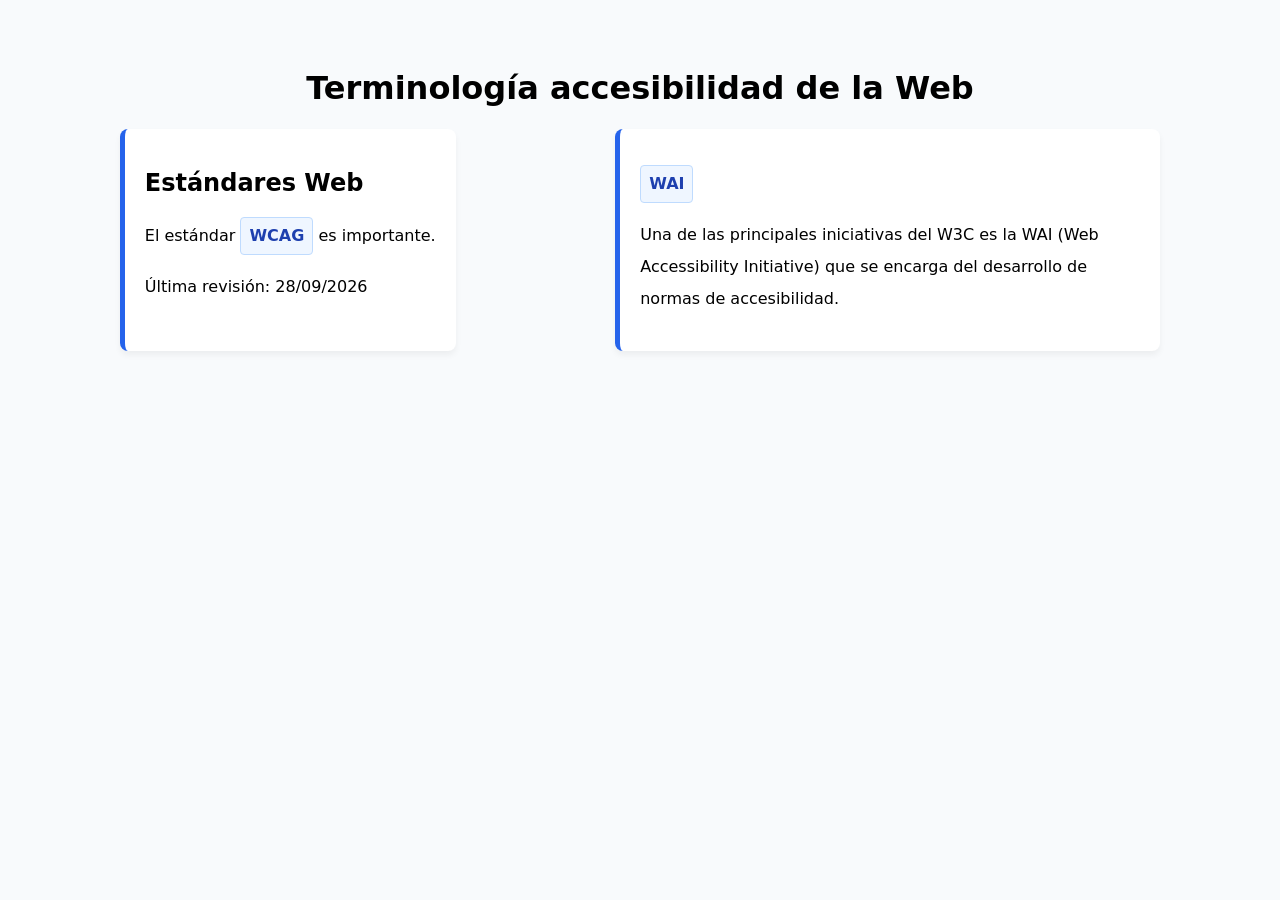
<file: UD2-Ejercicios_Accesibilidad/BloqueIII/ejercicio3.html>
<!DOCTYPE html>
<html lang="es">

<head>
  <meta charset="UTF-8">
  <title>Ejercicio 3 - Siglas y Fechas Accesibles</title>
  <link rel = "stylesheet" href = "style.css">
</head>

<body>
  <header class="header">
    <h1>Terminología accesibilidad de la Web</h1>
  </header>
  <section class="container">
    <div class="cards">
      <div class="card">
        <h2>Estándares Web</h2>
        <!-- FALLO: El lector de pantalla intentará leer "WCAG" como una sola palabra impronunciable -->
        <!--CORREGIDO-->
        <p>El estándar
          <span class="badge-sigla" aria-hidden="true">WCAG</span>
          <span class="sr-only">W C A G</span>
          es importante.</p>
        <!-- FALLO: El lector leerá "28 barra 09 barra 2026" en lugar de pronunciar la fecha de forma fluida -->
        <!--CORREGIDO-->
        <p>Última revisión:
          <span aria-hidden="true">28/09/2026</span>
          <span class="sr-only"> 28 de septiembre de 2026</span>
        </p>
      </div>
      <div class="card">
        <p>
          <span class="badge-sigla" aria-hidden="true">WAI</span>
          <span class="sr-only">W A I</span>
        </p>
        <p>Una de las principales iniciativas del W3C es la WAI (Web Accessibility Initiative) que se encarga del
          desarrollo de
          normas de accesibilidad.
        </p>
      </div>
    </div>
  </section>
</body>

</html>
</file>
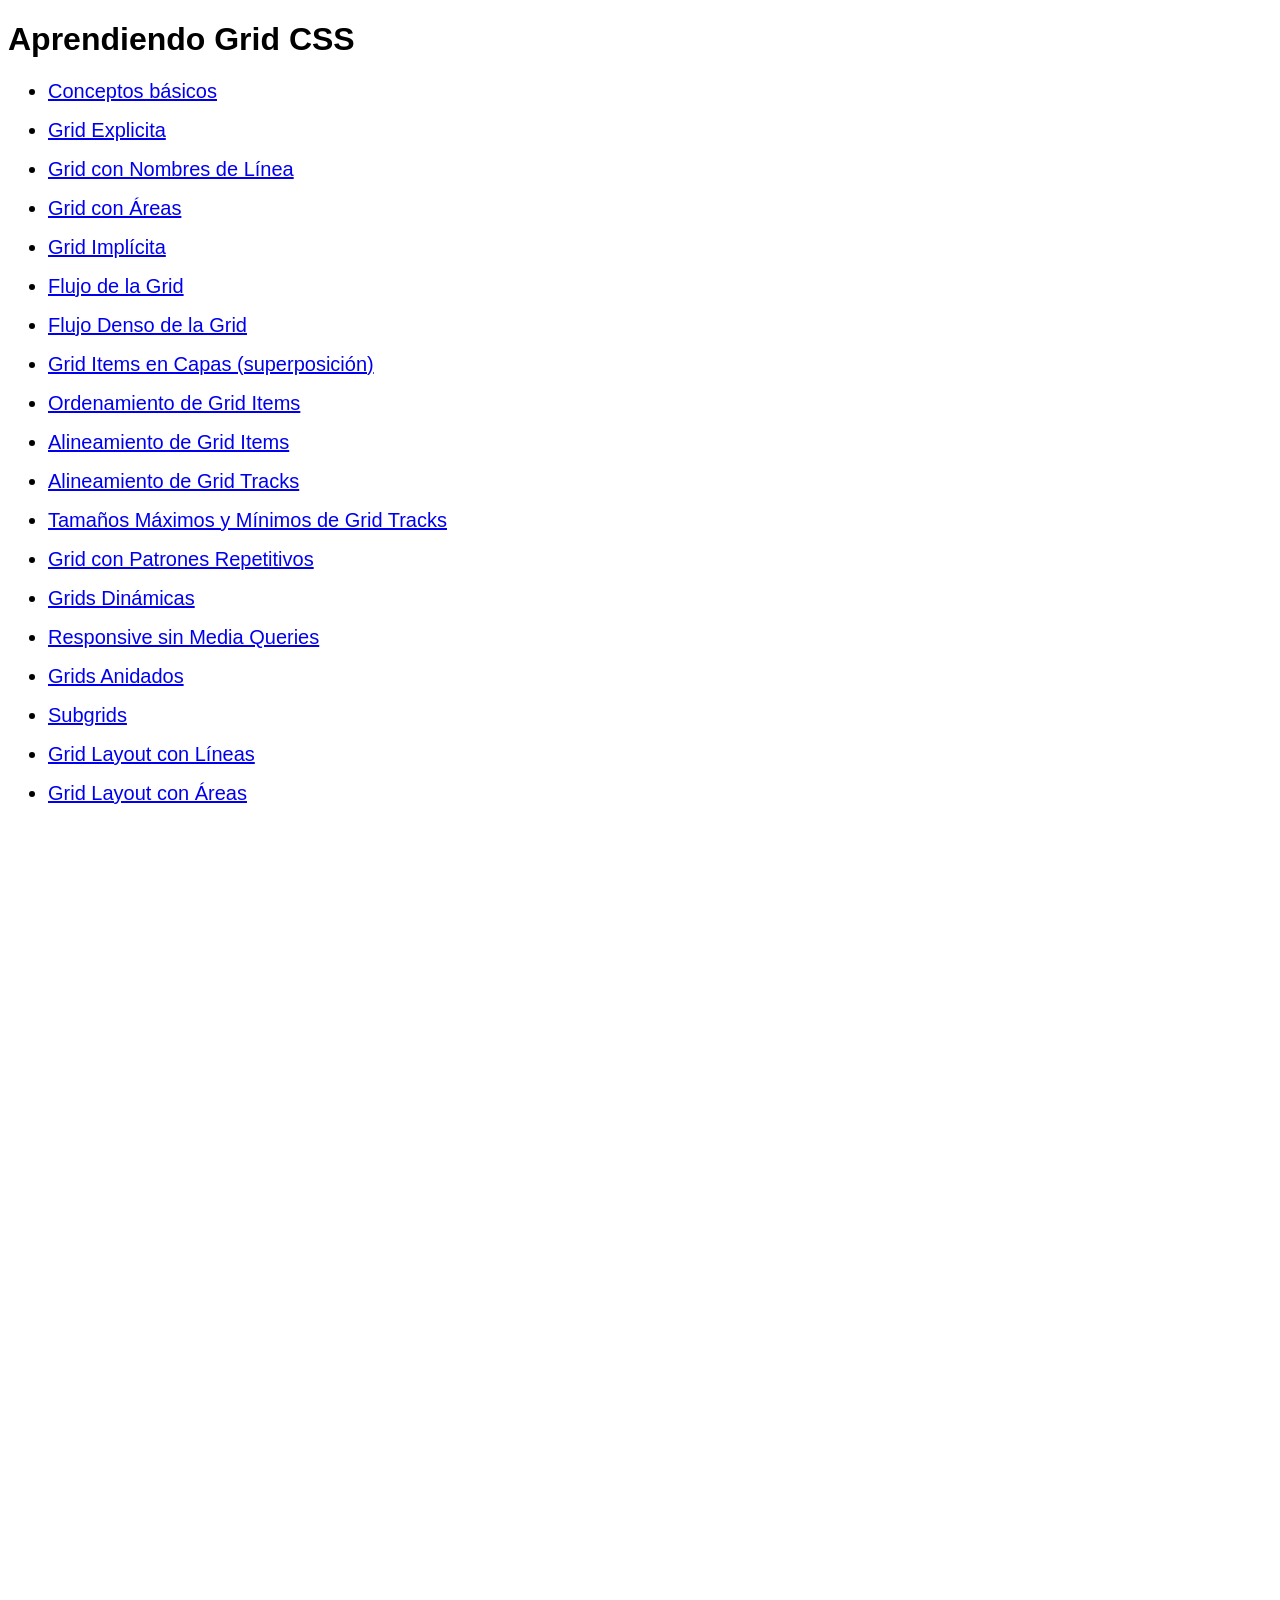
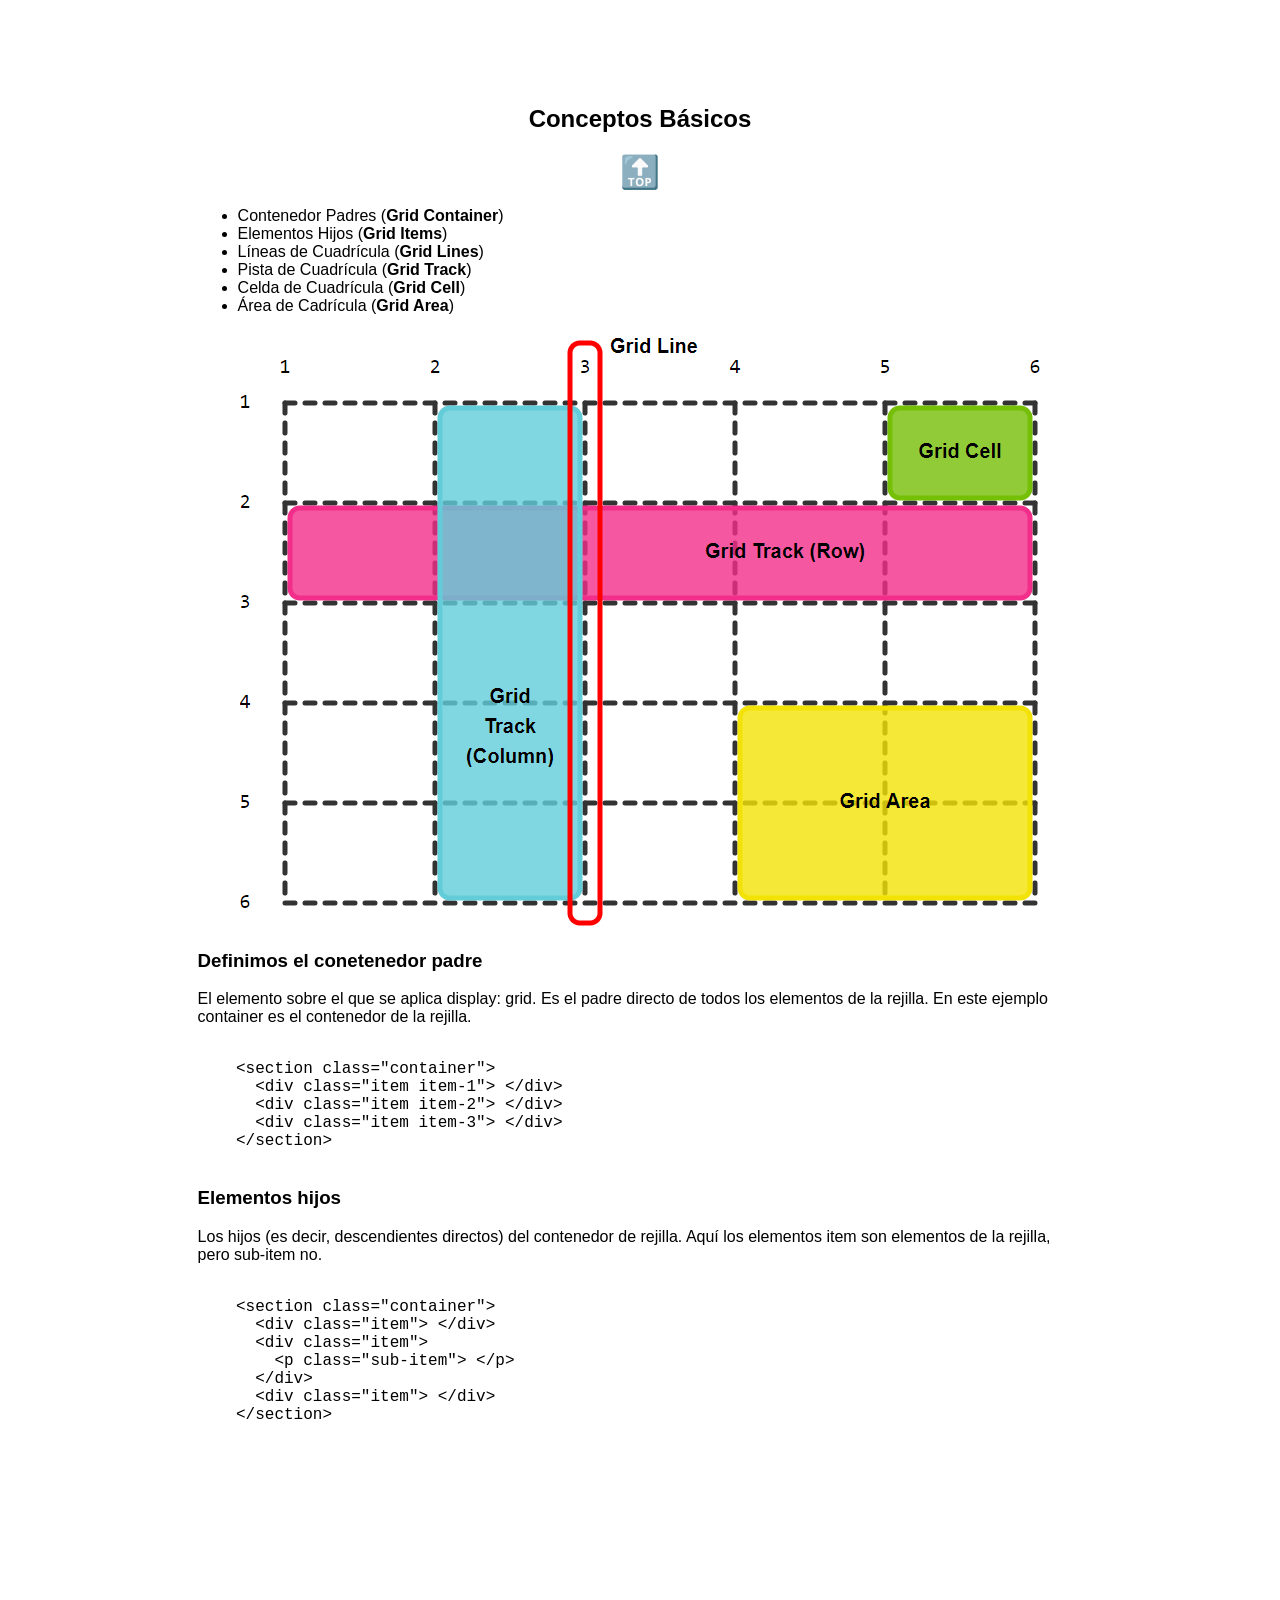
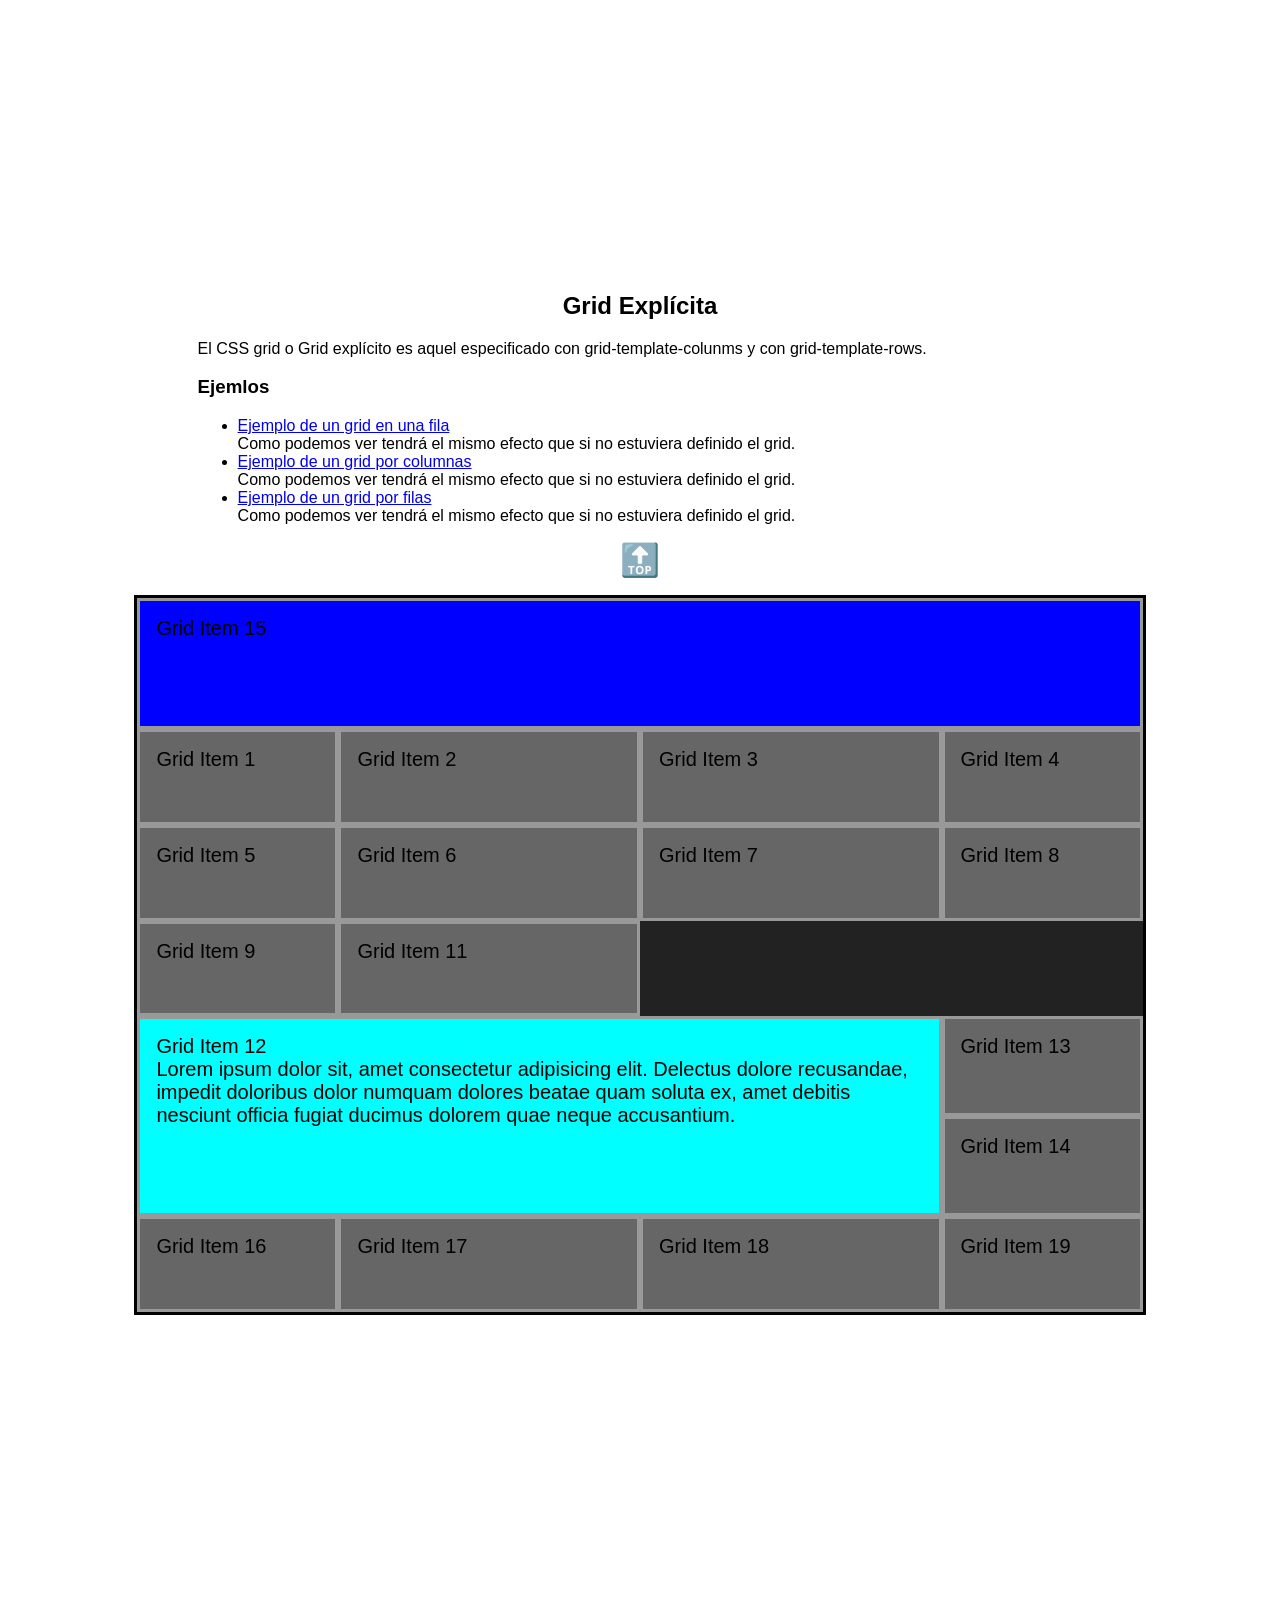
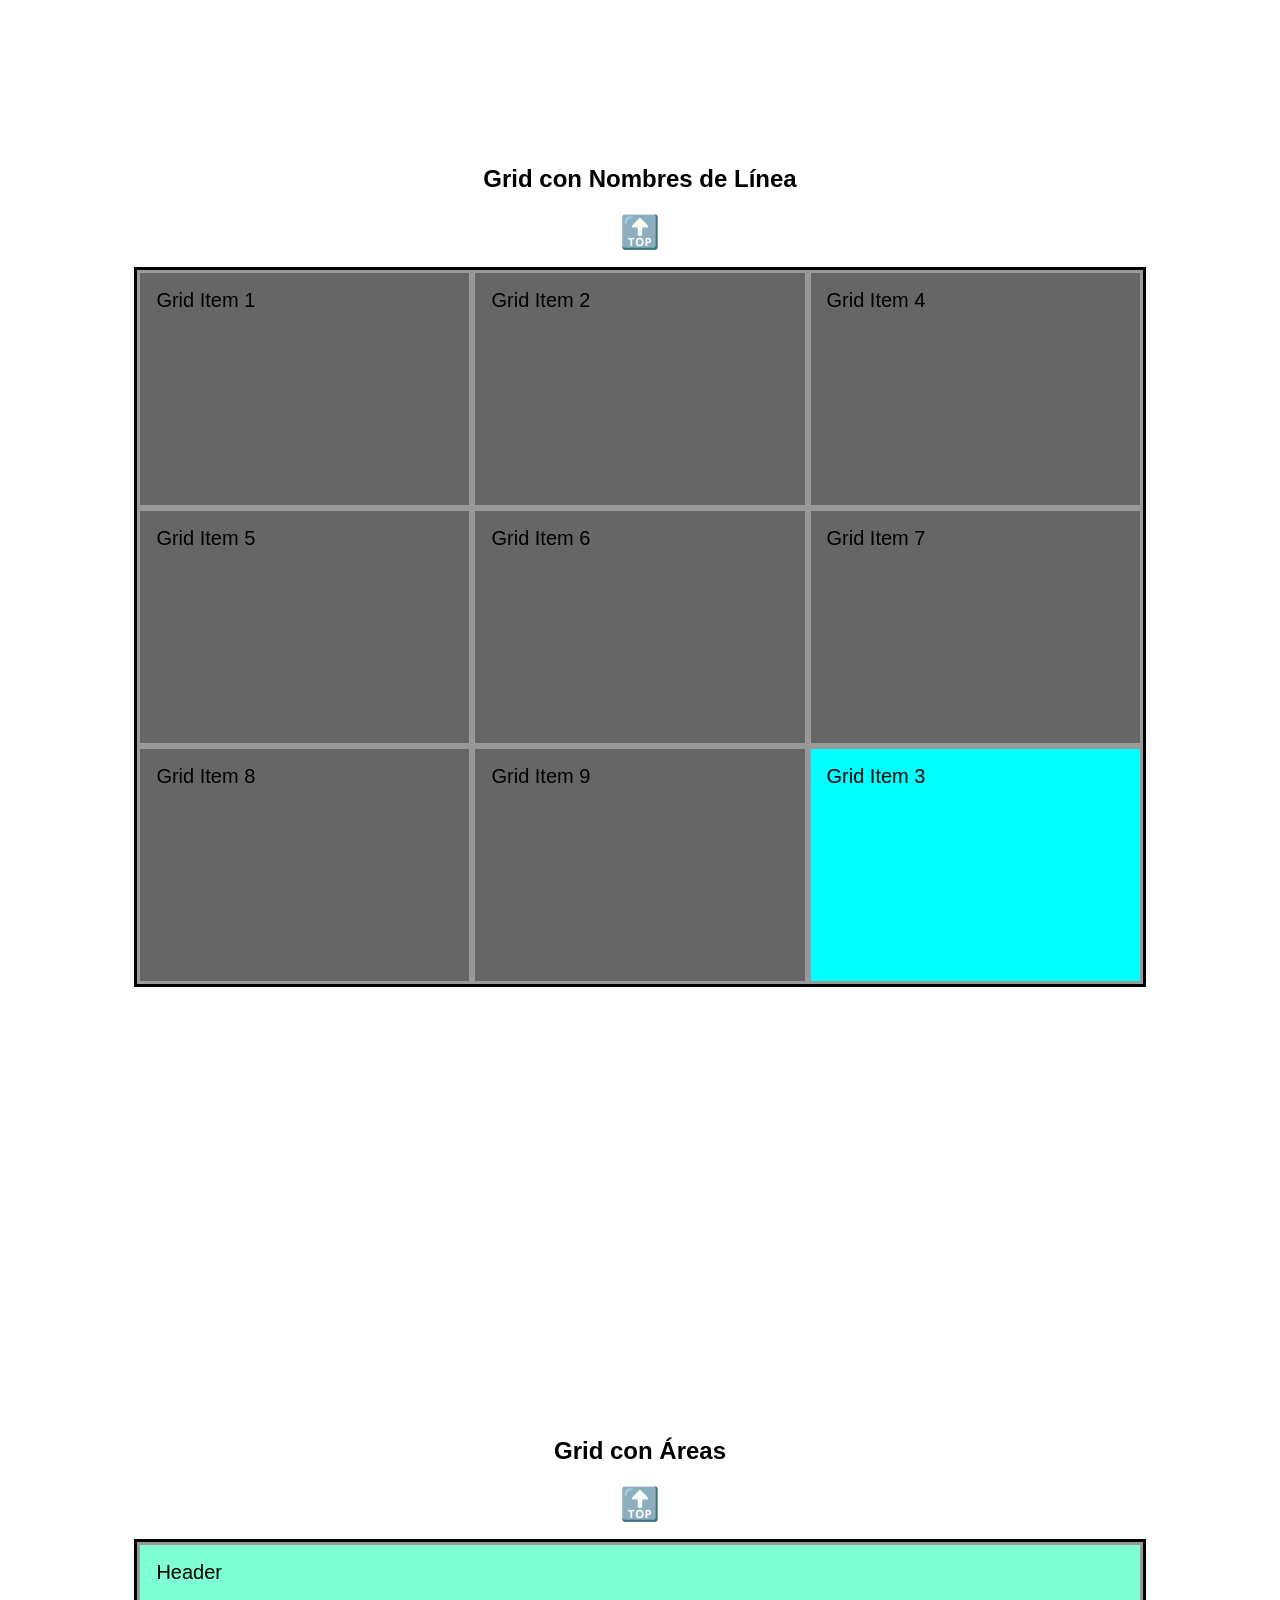
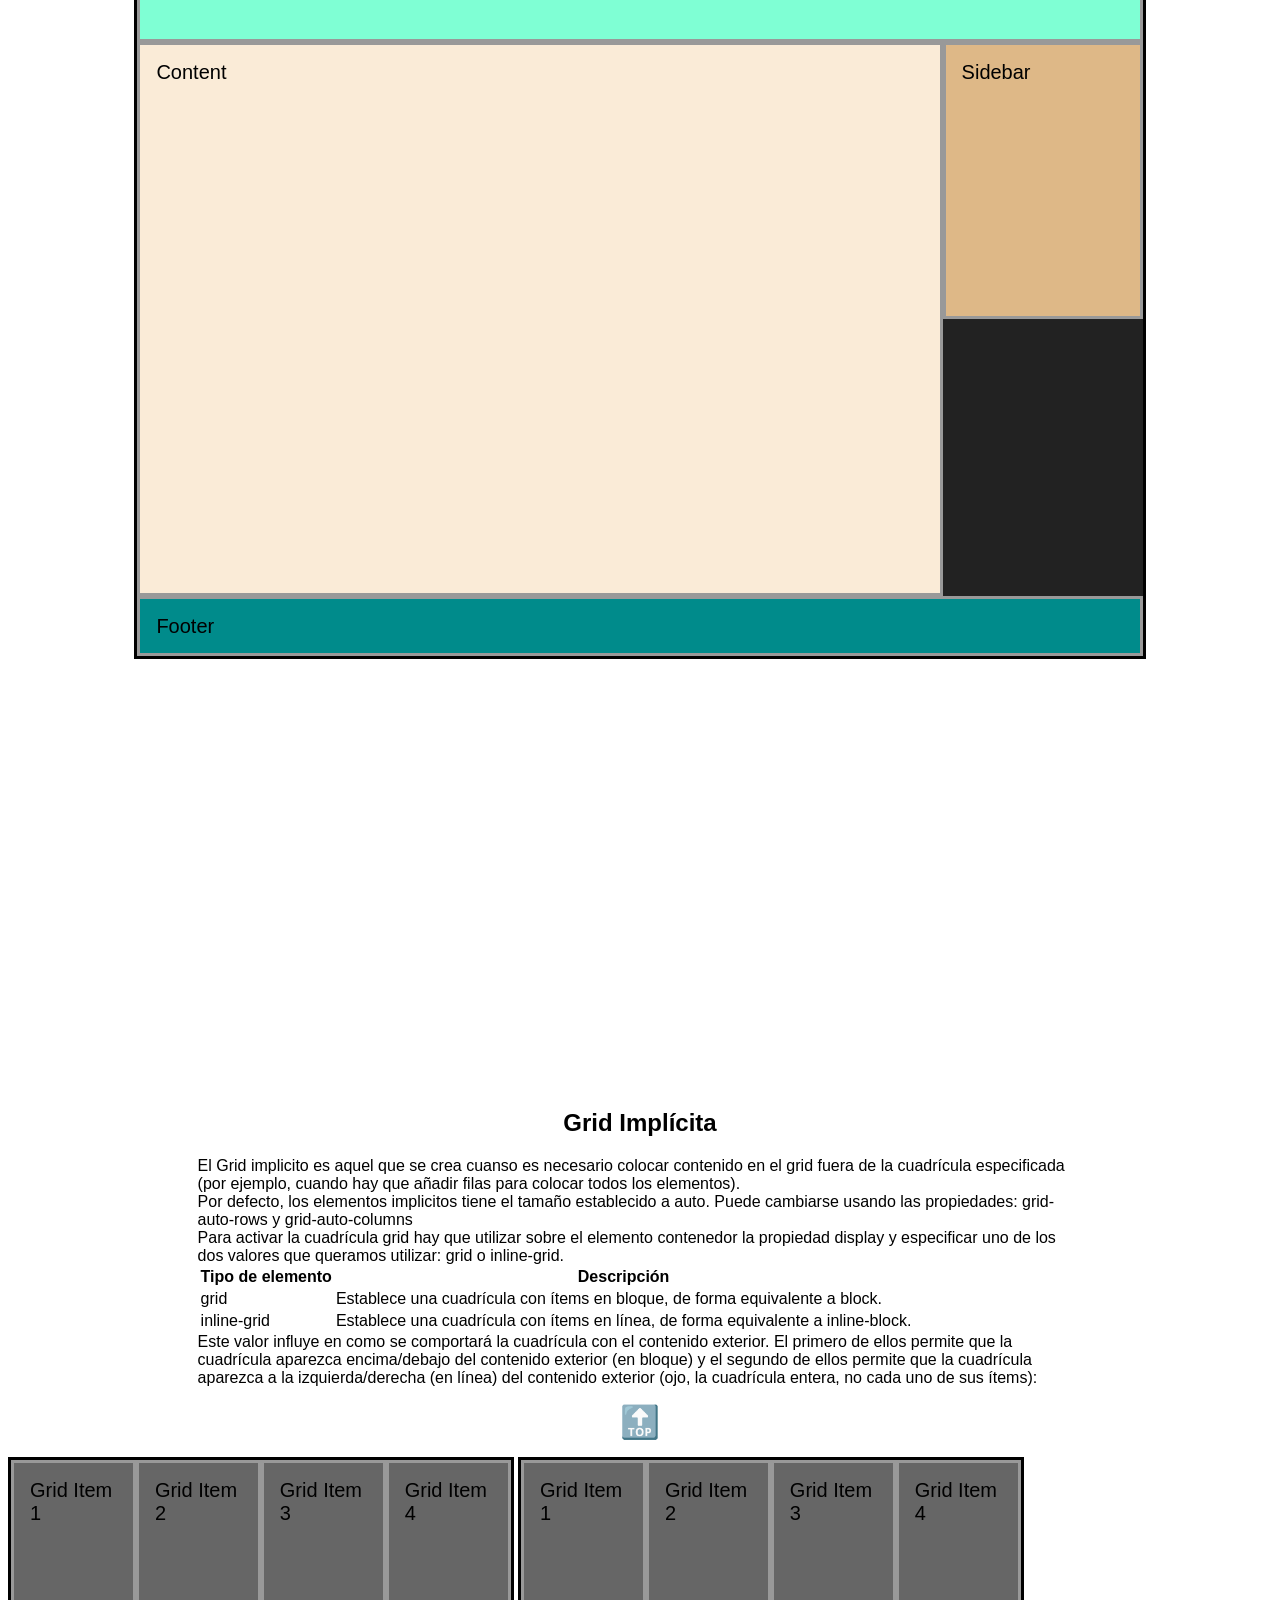
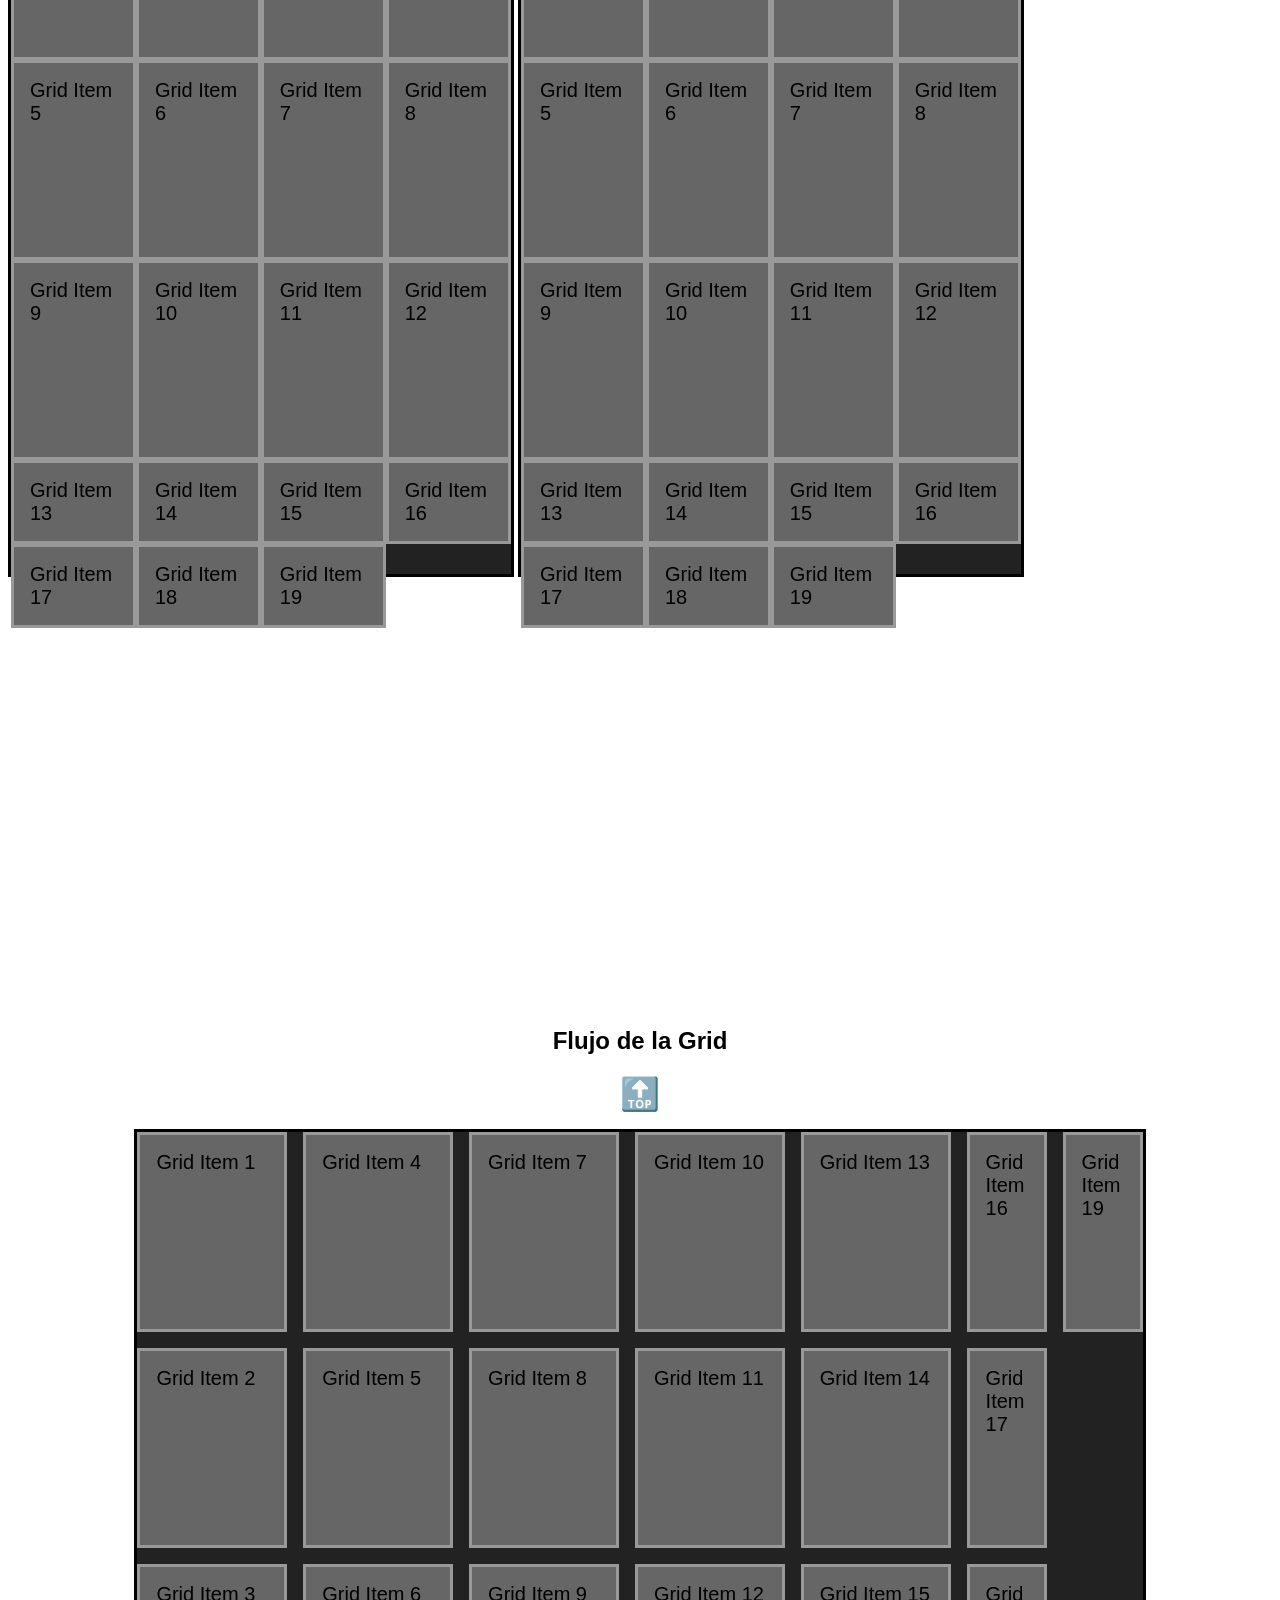
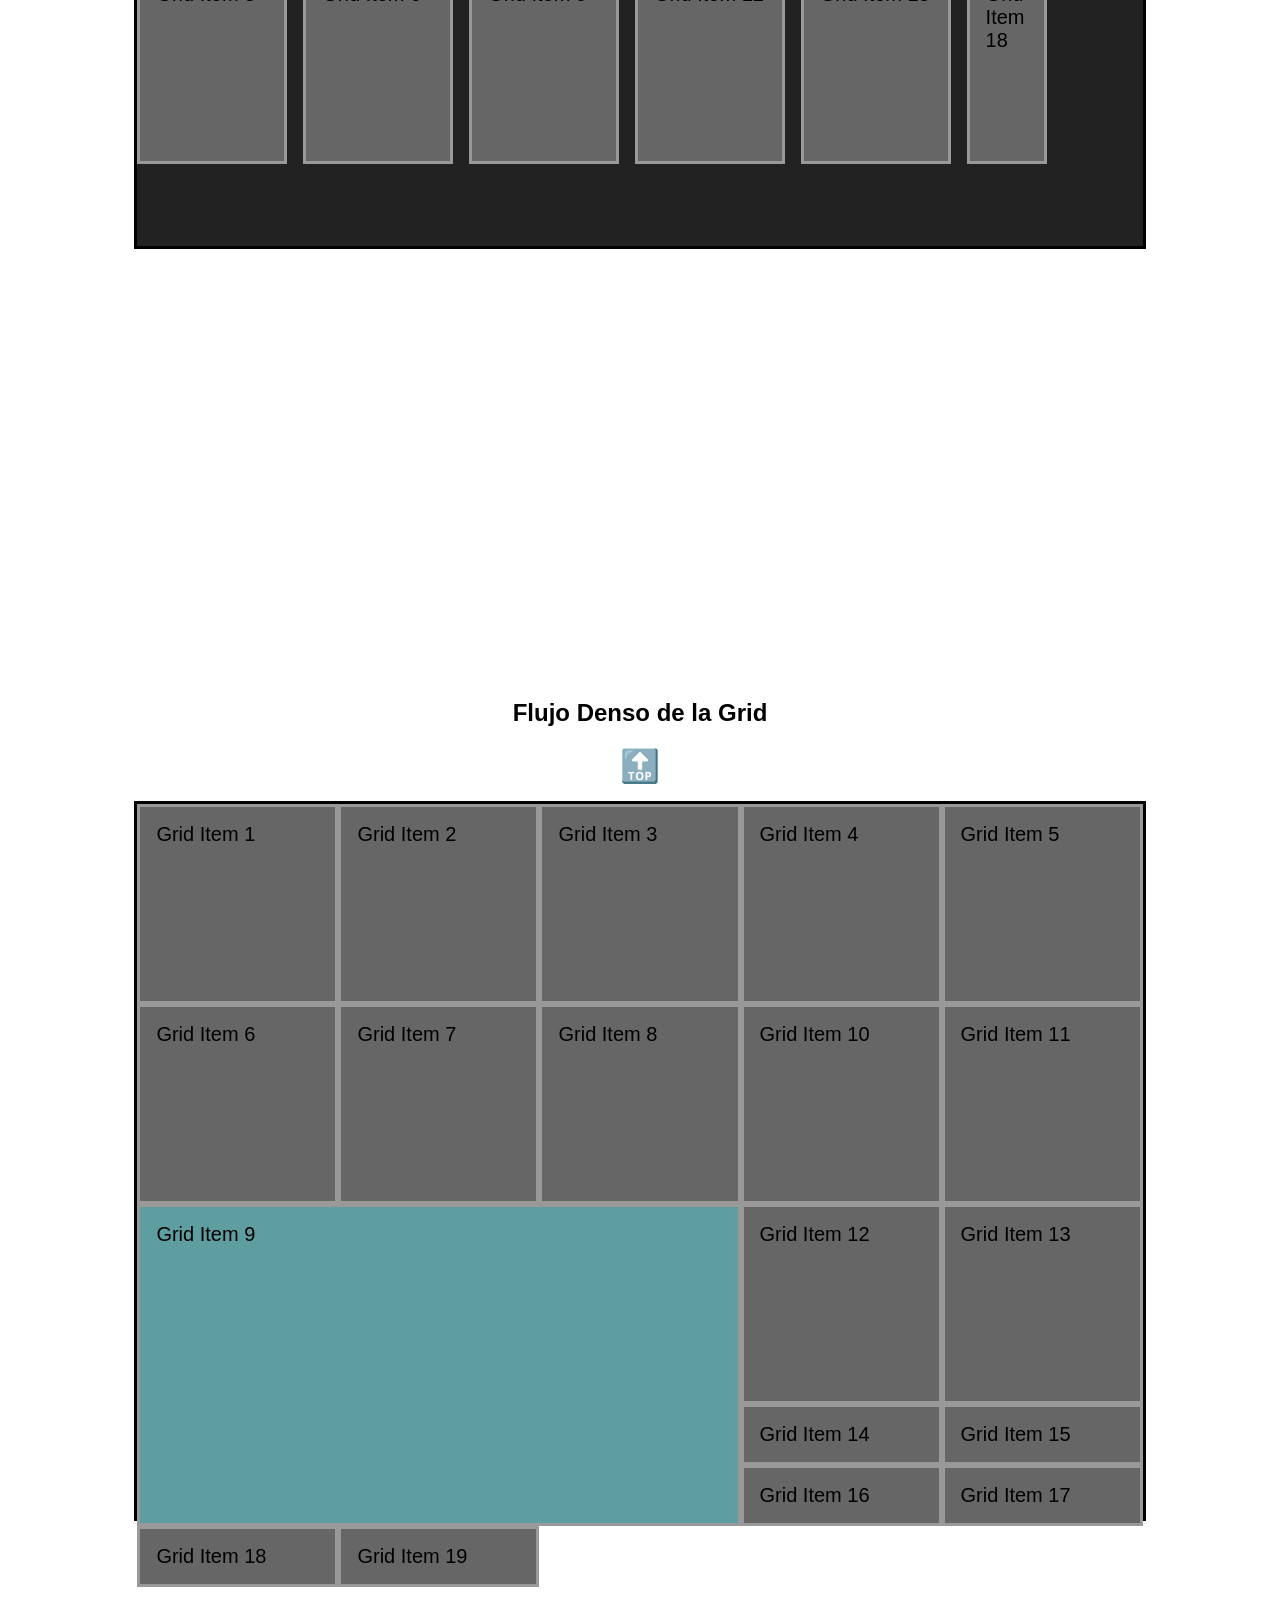
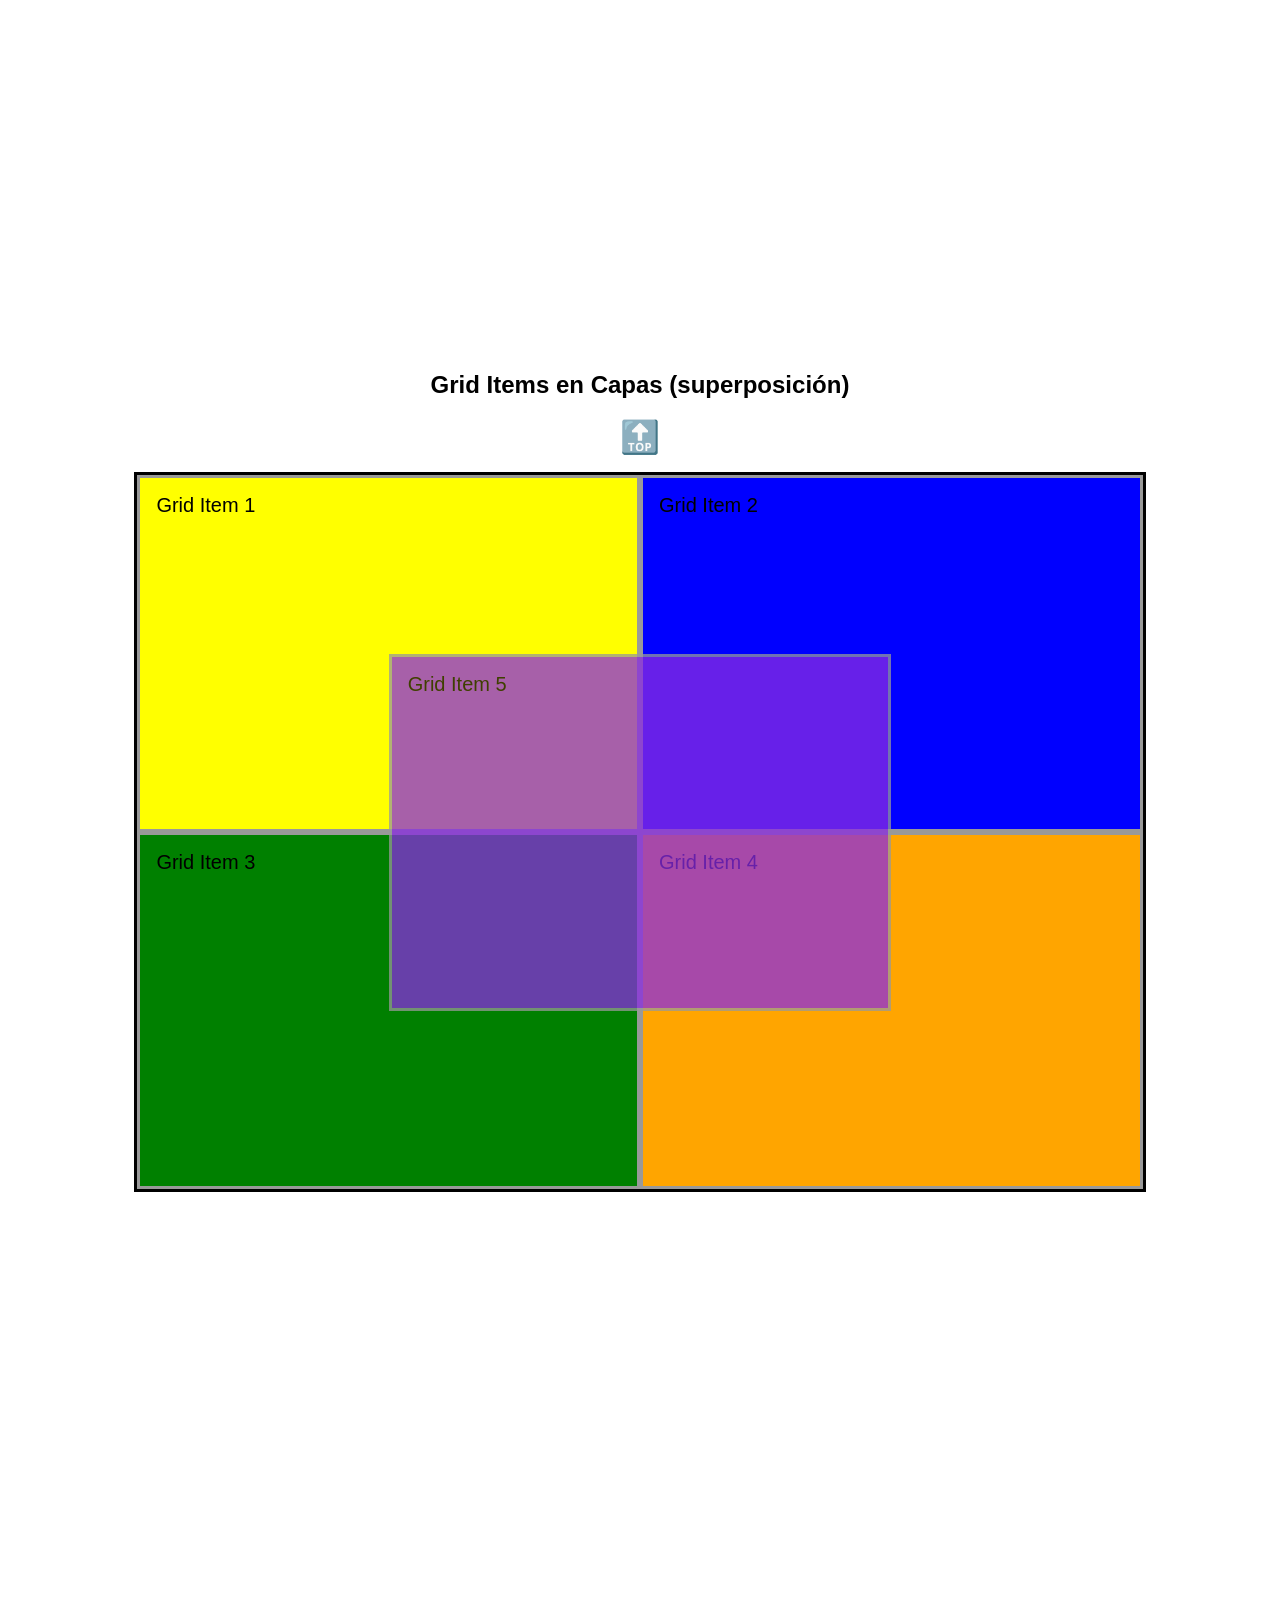
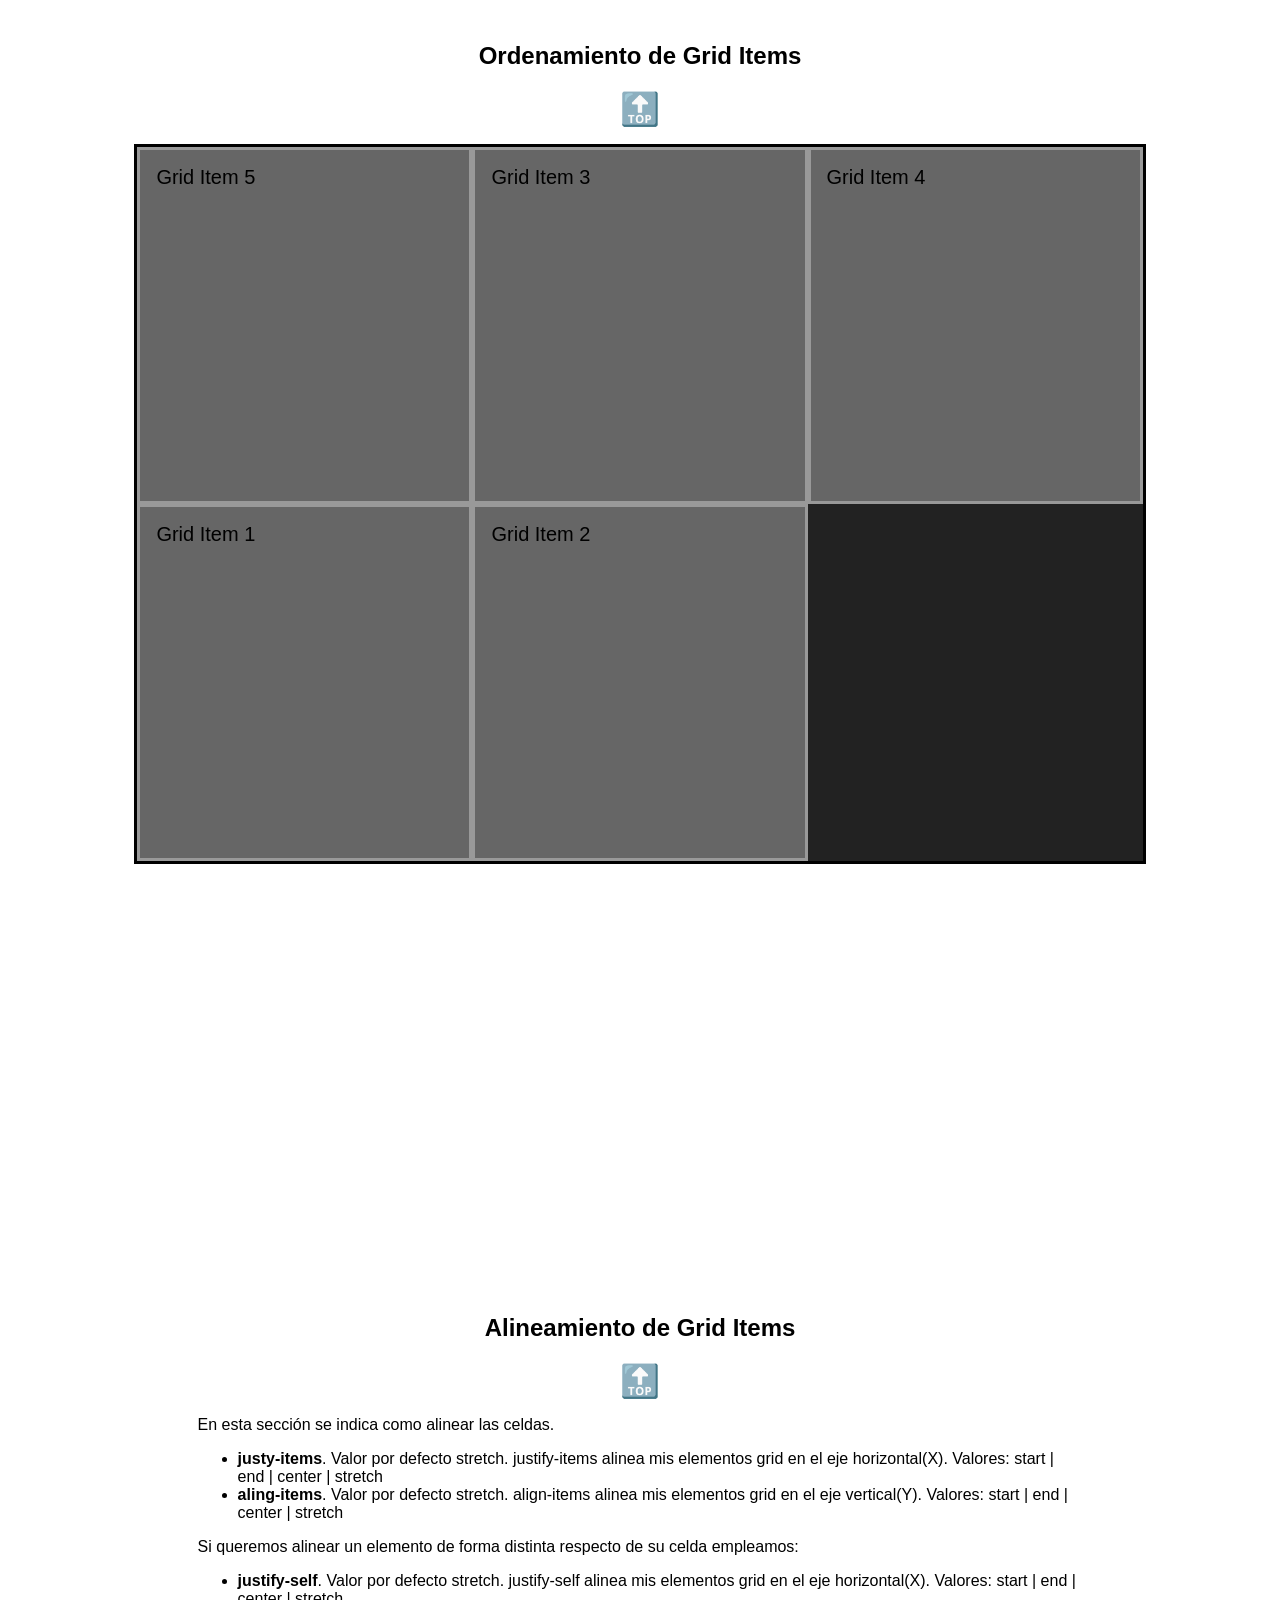
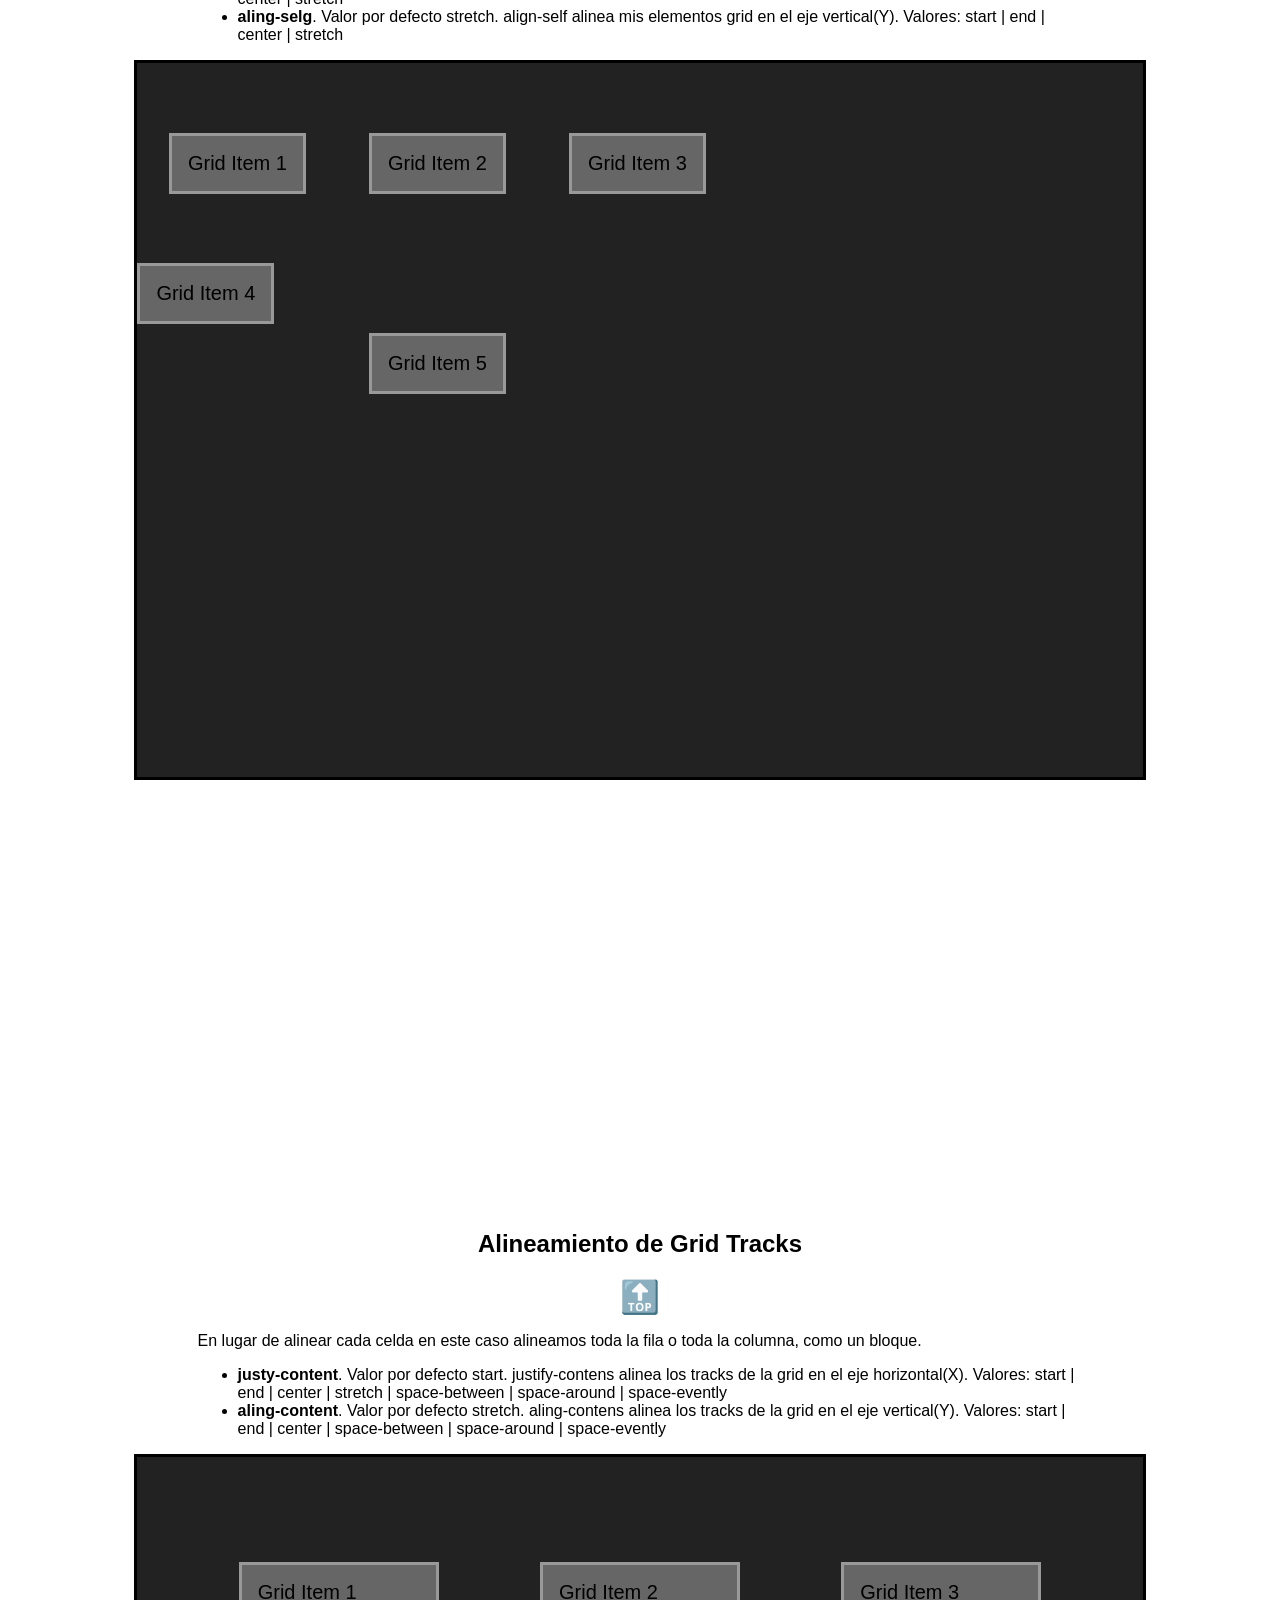
<file: UD4-Hojas de estilos/Explicación-Grid/grid.html>
<!DOCTYPE html>
<html lang="es">

<head>
  <meta charset="UTF-8">
  <meta name="viewport" content="width=device-width, initial-scale=1.0">
  <title>Aprendiendo Grid CSS</title>
  <link rel="stylesheet" href="./src/css/grid.css">

</head>

<body>
  <h1 id="top">Aprendiendo Grid CSS</h1>
  <ul class="menu">
    <li><a href="#grid-terms">Conceptos básicos</a></li>
    <li><a href="#grid-explicit">Grid Explicita</a></li>
    <li><a href="#grid-line-names">Grid con Nombres de Línea</a></li>
    <li><a href="#grid-areas">Grid con Áreas</a></li>
    <li><a href="#grid-implicit">Grid Implícita</a></li>
    <li><a href="#grid-flow">Flujo de la Grid</a></li>
    <li><a href="#grid-flow-dense">Flujo Denso de la Grid</a></li>
    <li><a href="#grid-layer">Grid Items en Capas (superposición)</a></li>
    <li><a href="#grid-order">Ordenamiento de Grid Items</a></li>
    <li><a href="#grid-align">Alineamiento de Grid Items</a></li>
    <li><a href="#grid-align-tracks">Alineamiento de Grid Tracks</a></li>
    <li><a href="#grid-min-max">Tamaños Máximos y Mínimos de Grid Tracks</a></li>
    <li><a href="#grid-repeat">Grid con Patrones Repetitivos</a></li>
    <li><a href="#grid-dynamics">Grids Dinámicas</a></li>
    <li><a href="#grid-responsive">Responsive sin Media Queries</a></li>
    <li><a href="#grid-nested">Grids Anidados</a></li>
    <li><a href="#subgrid">Subgrids</a></li>
    <li><a href="grid_layout.html">Grid Layout con Líneas</a></li>
    <li><a href="grid_layout_areas.html">Grid Layout con Áreas</a></li>
  </ul>
  <h2 id="grid-terms">Conceptos Básicos</h2>
  <a href="#top">🔝</a>
  <section>
    <ul>
      <li>Contenedor Padres (<strong>Grid Container</strong>)</li>
      <li>Elementos Hijos (<strong>Grid Items</strong>)</li>
      <li>Líneas de Cuadrícula (<strong>Grid Lines</strong>)</li>
      <li>Pista de Cuadrícula (<strong>Grid Track</strong>)</li>
      <li>Celda de Cuadrícula (<strong>Grid Cell</strong>)</li>
      <li>Área de Cadrícula (<strong>Grid Area</strong>)</li>
    </ul>
  </section>
  <img src="./src/images/grid-conceptos.png" alt="Conceptos Básicos">
  <section>
    <h3>Definimos el conetenedor padre</h3>
    <p>El elemento sobre el que se aplica display: grid. Es el padre directo de todos los elementos de la rejilla.
      En
      este ejemplo container es el contenedor de la rejilla.</p>
    <pre><code>
    <span class="token punctuation">&lt;</span>section</span> <span class="token attr-name">class</span><span class="token attr-value"><span class="token punctuation">=</span><span class="token punctuation">"</span>container<span class="token punctuation">"</span></span><span class="token punctuation">&gt;</span></span>
      <span class="token tag"><span class="token tag"><span class="token punctuation">&lt;</span>div</span> <span class="token attr-name">class</span><span class="token attr-value"><span class="token punctuation">=</span><span class="token punctuation">"</span>item item-1<span class="token punctuation">"</span></span><span class="token punctuation">&gt;</span></span> <span class="token tag"><span class="token tag"><span class="token punctuation">&lt;/</span>div</span><span class="token punctuation">&gt;</span></span>
      <span class="token tag"><span class="token tag"><span class="token punctuation">&lt;</span>div</span> <span class="token attr-name">class</span><span class="token attr-value"><span class="token punctuation">=</span><span class="token punctuation">"</span>item item-2<span class="token punctuation">"</span></span><span class="token punctuation">&gt;</span></span> <span class="token tag"><span class="token tag"><span class="token punctuation">&lt;/</span>div</span><span class="token punctuation">&gt;</span></span>
      <span class="token tag"><span class="token tag"><span class="token punctuation">&lt;</span>div</span> <span class="token attr-name">class</span><span class="token attr-value"><span class="token punctuation">=</span><span class="token punctuation">"</span>item item-3<span class="token punctuation">"</span></span><span class="token punctuation">&gt;</span></span> <span class="token tag"><span class="token tag"><span class="token punctuation">&lt;/</span>div</span><span class="token punctuation">&gt;</span></span>
    <span class="token tag"><span class="token tag"><span class="token punctuation">&lt;/</span>section</span><span class="token punctuation">&gt;</span>
    </code></pre>
  </section>
  <section>
    <h3>Elementos hijos</h3>
    <p>Los hijos (es decir, descendientes directos) del contenedor de rejilla. Aquí los elementos item son elementos
      de
      la rejilla, pero sub-item no.
    </p>
    <pre><code>
    <span class="token tag"><span class="token punctuation">&lt;</span>section</span> <span class="token attr-name">class</span><span class="token attr-value"><span class="token punctuation">=</span><span class="token punctuation">"</span>container<span class="token punctuation">"</span></span><span class="token punctuation">&gt;</span></span>
      <span class="token tag"><span class="token tag"><span class="token punctuation">&lt;</span>div</span> <span class="token attr-name">class</span><span class="token attr-value"><span class="token punctuation">=</span><span class="token punctuation">"</span>item<span class="token punctuation">"</span></span><span class="token punctuation">&gt;</span></span> <span class="token tag"><span class="token tag"><span class="token punctuation">&lt;/</span>div</span><span class="token punctuation">&gt;</span></span>
      <span class="token tag"><span class="token tag"><span class="token punctuation">&lt;</span>div</span> <span class="token attr-name">class</span><span class="token attr-value"><span class="token punctuation">=</span><span class="token punctuation">"</span>item<span class="token punctuation">"</span></span><span class="token punctuation">&gt;</span></span>
        <span class="token tag"><span class="token tag"><span class="token punctuation">&lt;</span>p</span> <span class="token attr-name">class</span><span class="token attr-value"><span class="token punctuation">=</span><span class="token punctuation">"</span>sub-item<span class="token punctuation">"</span></span><span class="token punctuation">&gt;</span></span> <span class="token tag"><span class="token tag"><span class="token punctuation">&lt;/</span>p</span><span class="token punctuation">&gt;</span></span>
      <span class="token tag"><span class="token tag"><span class="token punctuation">&lt;/</span>div</span><span class="token punctuation">&gt;</span></span>
      <span class="token tag"><span class="token tag"><span class="token punctuation">&lt;</span>div</span> <span class="token attr-name">class</span><span class="token attr-value"><span class="token punctuation">=</span><span class="token punctuation">"</span>item<span class="token punctuation">"</span></span><span class="token punctuation">&gt;</span></span> <span class="token tag"><span class="token tag"><span class="token punctuation">&lt;/</span>div</span><span class="token punctuation">&gt;</span></span>
    <span class="token tag"><span class="token tag"><span class="token punctuation">&lt;/</span>section</span><span class="token punctuation">&gt;</span></span></code>
  </code></pre>
  </section>

  <h2 id="grid-explicit">Grid Explícita</h2>
  <section>
    <p>El CSS grid o Grid explícito es aquel especificado con grid-template-colunms y con grid-template-rows.</p>
    <h3>Ejemlos</h3>
    <ul>
      <li><a href="Ejemplos/ejemplo1.html" target="_blank">Ejemplo de un grid en una fila</a>
        <p>Como podemos ver tendrá el mismo efecto que si no estuviera definido el grid.</p>
      </li>
      <li><a href="Ejemplos/ejemplo2.html" target="_blank">Ejemplo de un grid por columnas</a>
        <p>Como podemos ver tendrá el mismo efecto que si no estuviera definido el grid.</p>
      </li>
      <li><a href="Ejemplos/ejemplo3.html" target="_blank">Ejemplo de un grid por filas</a>
        <p>Como podemos ver tendrá el mismo efecto que si no estuviera definido el grid.</p>
      </li>
      </li>
    </ul>

  </section>
  <a href="#top">🔝</a>
  <section class="container grid-explicit">
    <article class="item">
      <p>Grid Item 1</p>
    </article>
    <article class="item">
      <p>Grid Item 2</p>
    </article>
    <article class="item">
      <p>Grid Item 3</p>
    </article>
    <article class="item">
      <p>Grid Item 4</p>
    </article>
    <article class="item">
      <p>Grid Item 5</p>
    </article>
    <article class="item">
      <p>Grid Item 6</p>
    </article>
    <article class="item">
      <p>Grid Item 7</p>
    </article>
    <article class="item">
      <p>Grid Item 8</p>
    </article>
    <article class="item">
      <p>Grid Item 9</p>
    </article>
    <article class="item">
      <p>Grid Item 10</p>
    </article>
    <article class="item">
      <p>Grid Item 11</p>
    </article>
    <article class="item">
      <p>Grid Item 12</p>
      <p>Lorem ipsum dolor sit, amet consectetur adipisicing elit. Delectus dolore recusandae, impedit doloribus dolor
        numquam dolores beatae quam soluta ex, amet debitis nesciunt officia fugiat ducimus dolorem quae neque
        accusantium.</p>
    </article>
    <article class="item">
      <p>Grid Item 13</p>
    </article>
    <article class="item">
      <p>Grid Item 14</p>
    </article>
    <article class="item">
      <p>Grid Item 15</p>
    </article>
    <article class="item">
      <p>Grid Item 16</p>
    </article>
    <article class="item">
      <p>Grid Item 17</p>
    </article>
    <article class="item">
      <p>Grid Item 18</p>
    </article>
    <article class="item">
      <p>Grid Item 19</p>
    </article>
  </section>
  <h2 id="grid-line-names">Grid con Nombres de Línea</h2>
  <a href="#top">🔝</a>
  <section class="container grid-line-names">
    <!-- article.item*9>p{Grid Item $} -->
    <article class="item">
      <p>Grid Item 1</p>
    </article>
    <article class="item">
      <p>Grid Item 2</p>
    </article>
    <article class="item">
      <p>Grid Item 3</p>
    </article>
    <article class="item">
      <p>Grid Item 4</p>
    </article>
    <article class="item">
      <p>Grid Item 5</p>
    </article>
    <article class="item">
      <p>Grid Item 6</p>
    </article>
    <article class="item">
      <p>Grid Item 7</p>
    </article>
    <article class="item">
      <p>Grid Item 8</p>
    </article>
    <article class="item">
      <p>Grid Item 9</p>
    </article>
  </section>
  <h2 id="grid-areas">Grid con Áreas</h2>
  <a href="#top">🔝</a>
  <section class="container grid-areas">
    <header class="item header">
      <p>Header</p>
    </header>
    <article class="item content">
      <p>Content</p>
    </article>
    <aside class="item sidebar">
      <p>Sidebar</p>
    </aside>
    <footer class="item footer">
      <p>Footer</p>
    </footer>
  </section>
  <h2 id="grid-implicit">Grid Implícita</h2>
  <section>
    <p>El Grid implicito es aquel que se crea cuanso es necesario colocar contenido en el grid fuera de la cuadrícula
      especificada (por ejemplo, cuando hay que añadir filas para colocar todos los elementos).</p>
    <p>Por defecto, los elementos implicitos tiene el tamaño establecido a auto. Puede cambiarse usando las
      propiedades: grid-auto-rows y grid-auto-columns</p>
    <p>Para activar la cuadrícula grid hay que utilizar sobre el elemento contenedor la propiedad display y especificar
      uno de los dos valores que queramos utilizar: grid o inline-grid.</p>
    <table>
      <thead>
        <tr>
          <th>Tipo de elemento</th>
          <th>Descripción</th>
        </tr>
      </thead>
      <tbody>
        <tr>
          <td>grid</td>
          <td>Establece una cuadrícula con ítems en bloque, de forma equivalente a block.</td>
        </tr>
        <tr>
          <td>inline-grid</td>
          <td>Establece una cuadrícula con ítems en línea, de forma equivalente a inline-block.</td>
        </tr>
      </tbody>
    </table>
    <p>Este valor influye en como se comportará la cuadrícula con el contenido exterior. El primero de ellos permite que
      la cuadrícula aparezca encima/debajo del contenido exterior (en bloque) y el segundo de ellos permite que la
      cuadrícula aparezca a la izquierda/derecha (en línea) del contenido exterior (ojo, la cuadrícula entera, no cada
      uno de sus ítems):</p>
  </section>
  <a href="#top">🔝</a>
  <section class="container grid-implicit">
    <article class="item">
      <p>Grid Item 1</p>
    </article>
    <article class="item">
      <p>Grid Item 2</p>
    </article>
    <article class="item">
      <p>Grid Item 3</p>
    </article>
    <article class="item">
      <p>Grid Item 4</p>
    </article>
    <article class="item">
      <p>Grid Item 5</p>
    </article>
    <article class="item">
      <p>Grid Item 6</p>
    </article>
    <article class="item">
      <p>Grid Item 7</p>
    </article>
    <article class="item">
      <p>Grid Item 8</p>
    </article>
    <article class="item">
      <p>Grid Item 9</p>
    </article>
    <article class="item">
      <p>Grid Item 10</p>
    </article>
    <article class="item">
      <p>Grid Item 11</p>
    </article>
    <article class="item">
      <p>Grid Item 12</p>
    </article>
    <article class="item">
      <p>Grid Item 13</p>
    </article>
    <article class="item">
      <p>Grid Item 14</p>
    </article>
    <article class="item">
      <p>Grid Item 15</p>
    </article>
    <article class="item">
      <p>Grid Item 16</p>
    </article>
    <article class="item">
      <p>Grid Item 17</p>
    </article>
    <article class="item">
      <p>Grid Item 18</p>
    </article>
    <article class="item">
      <p>Grid Item 19</p>
    </article>
  </section>
  <section class="container grid-implicit">
    <article class="item">
      <p>Grid Item 1</p>
    </article>
    <article class="item">
      <p>Grid Item 2</p>
    </article>
    <article class="item">
      <p>Grid Item 3</p>
    </article>
    <article class="item">
      <p>Grid Item 4</p>
    </article>
    <article class="item">
      <p>Grid Item 5</p>
    </article>
    <article class="item">
      <p>Grid Item 6</p>
    </article>
    <article class="item">
      <p>Grid Item 7</p>
    </article>
    <article class="item">
      <p>Grid Item 8</p>
    </article>
    <article class="item">
      <p>Grid Item 9</p>
    </article>
    <article class="item">
      <p>Grid Item 10</p>
    </article>
    <article class="item">
      <p>Grid Item 11</p>
    </article>
    <article class="item">
      <p>Grid Item 12</p>
    </article>
    <article class="item">
      <p>Grid Item 13</p>
    </article>
    <article class="item">
      <p>Grid Item 14</p>
    </article>
    <article class="item">
      <p>Grid Item 15</p>
    </article>
    <article class="item">
      <p>Grid Item 16</p>
    </article>
    <article class="item">
      <p>Grid Item 17</p>
    </article>
    <article class="item">
      <p>Grid Item 18</p>
    </article>
    <article class="item">
      <p>Grid Item 19</p>
    </article>
  </section>
  <h2 id="grid-flow">Flujo de la Grid</h2>
  <a href="#top">🔝</a>
  <section class="container grid-flow">
    <article class="item">
      <p>Grid Item 1</p>
    </article>
    <article class="item">
      <p>Grid Item 2</p>
    </article>
    <article class="item">
      <p>Grid Item 3</p>
    </article>
    <article class="item">
      <p>Grid Item 4</p>
    </article>
    <article class="item">
      <p>Grid Item 5</p>
    </article>
    <article class="item">
      <p>Grid Item 6</p>
    </article>
    <article class="item">
      <p>Grid Item 7</p>
    </article>
    <article class="item">
      <p>Grid Item 8</p>
    </article>
    <article class="item">
      <p>Grid Item 9</p>
    </article>
    <article class="item">
      <p>Grid Item 10</p>
    </article>
    <article class="item">
      <p>Grid Item 11</p>
    </article>
    <article class="item">
      <p>Grid Item 12</p>
    </article>
    <article class="item">
      <p>Grid Item 13</p>
    </article>
    <article class="item">
      <p>Grid Item 14</p>
    </article>
    <article class="item">
      <p>Grid Item 15</p>
    </article>
    <article class="item">
      <p>Grid Item 16</p>
    </article>
    <article class="item">
      <p>Grid Item 17</p>
    </article>
    <article class="item">
      <p>Grid Item 18</p>
    </article>
    <article class="item">
      <p>Grid Item 19</p>
    </article>
  </section>
  <h2 id="grid-flow-dense">Flujo Denso de la Grid</h2>
  <a href="#top">🔝</a>
  <section class="container grid-flow-dense">
    <article class="item">
      <p>Grid Item 1</p>
    </article>
    <article class="item">
      <p>Grid Item 2</p>
    </article>
    <article class="item">
      <p>Grid Item 3</p>
    </article>
    <article class="item">
      <p>Grid Item 4</p>
    </article>
    <article class="item">
      <p>Grid Item 5</p>
    </article>
    <article class="item">
      <p>Grid Item 6</p>
    </article>
    <article class="item">
      <p>Grid Item 7</p>
    </article>
    <article class="item">
      <p>Grid Item 8</p>
    </article>
    <article class="item">
      <p>Grid Item 9</p>
    </article>
    <article class="item">
      <p>Grid Item 10</p>
    </article>
    <article class="item">
      <p>Grid Item 11</p>
    </article>
    <article class="item">
      <p>Grid Item 12</p>
    </article>
    <article class="item">
      <p>Grid Item 13</p>
    </article>
    <article class="item">
      <p>Grid Item 14</p>
    </article>
    <article class="item">
      <p>Grid Item 15</p>
    </article>
    <article class="item">
      <p>Grid Item 16</p>
    </article>
    <article class="item">
      <p>Grid Item 17</p>
    </article>
    <article class="item">
      <p>Grid Item 18</p>
    </article>
    <article class="item">
      <p>Grid Item 19</p>
    </article>
  </section>
  <h2 id="grid-layer">Grid Items en Capas (superposición)</h2>
  <a href="#top">🔝</a>
  <section class="container grid-layers">
    <article class="item">
      <p>Grid Item 1</p>
    </article>
    <article class="item">
      <p>Grid Item 2</p>
    </article>
    <article class="item">
      <p>Grid Item 3</p>
    </article>
    <article class="item">
      <p>Grid Item 4</p>
    </article>
    <article class="item">
      <p>Grid Item 5</p>
    </article>
  </section>
  <h2 id="grid-order">Ordenamiento de Grid Items</h2>
  <a href="#top">🔝</a>
  <section class="container grid-order">
    <article class="item">
      <p>Grid Item 1</p>
    </article>
    <article class="item">
      <p>Grid Item 2</p>
    </article>
    <article class="item">
      <p>Grid Item 3</p>
    </article>
    <article class="item">
      <p>Grid Item 4</p>
    </article>
    <article class="item">
      <p>Grid Item 5</p>
    </article>
  </section>
  <h2 id="grid-align">Alineamiento de Grid Items</h2>
  <section>
    <a href="#top">🔝</a>
    <p>En esta sección se indica como alinear las celdas.</p>
    <ul>
      <li><strong>justy-items</strong>. Valor por defecto stretch. justify-items alinea mis elementos grid en el eje
        horizontal(X). Valores: start | end | center | stretch
      </li>
      <li><strong>aling-items</strong>. Valor por defecto stretch. align-items alinea mis elementos grid en el eje
        vertical(Y). Valores:
        start | end | center | stretch
      </li>
    </ul>
    <p>Si queremos alinear un elemento de forma distinta respecto de su celda empleamos:</p>
    <ul>
      <li><strong>justify-self</strong>. Valor por defecto stretch. justify-self alinea mis elementos grid en el eje
        horizontal(X).
        Valores: start | end | center | stretch
      </li>
      <li><strong>aling-selg</strong>. Valor por defecto stretch. align-self alinea mis elementos grid en el eje
        vertical(Y). Valores:
        start | end | center | stretch
      </li>
    </ul>
  </section>
  <section class="container grid-align">
    <article class="item">
      <p>Grid Item 1</p>
    </article>
    <article class="item">
      <p>Grid Item 2</p>
    </article>
    <article class="item">
      <p>Grid Item 3</p>
    </article>
    <article class="item">
      <p>Grid Item 4</p>
    </article>
    <article class="item">
      <p>Grid Item 5</p>
    </article>
  </section>
  <h2 id="grid-align-tracks">Alineamiento de Grid Tracks</h2>
  <a href="#top">🔝</a>
  <section>
    <p>En lugar de alinear cada celda en este caso alineamos toda la fila o toda la columna, como un bloque.</p>
    <ul>
      <li><strong>justy-content</strong>. Valor por defecto start. justify-contens alinea los tracks de la grid en el
        eje horizontal(X).
        Valores: start | end | center | stretch | space-between | space-around | space-evently
      </li>
      <li><strong>aling-content</strong>. Valor por defecto stretch. aling-contens alinea los tracks de la grid en el
        eje vertical(Y).
        Valores: start | end | center | space-between | space-around | space-evently
      </li>
    </ul>
  </section>
  <section class="container grid-align-tracks">
    <article class="item">
      <p>Grid Item 1</p>
    </article>
    <article class="item">
      <p>Grid Item 2</p>
    </article>
    <article class="item">
      <p>Grid Item 3</p>
    </article>
    <article class="item">
      <p>Grid Item 4</p>
    </article>
    <article class="item">
      <p>Grid Item 5</p>
    </article>
  </section>
  <h2 id="grid-min-max">Tamaños Máximos y Mínimos de Grid Tracks</h2>
  <section>
    <p>Al emplear minmax(minio,máximo) definimos el tamaño mínimo y máximo de la celda</p>
    <p>Un valor alternativo que podemos emplear es min-content, hace referencia al tamaño mínimo de la
      celda referente al contendio de la misma. Este valor se puede emplear tanto en minimo como en máximo</p>
    <p>De la misma forma también tenemos max-content.</p>
  </section>
  <a href="#top">🔝</a>
  <section class="container grid-min-max">
    <article class="item">
      <p>Grid Item 1</p>
      <p>Prueba tamaño mayor</p>
    </article>
    <article class="item">
      <p>Grid Item 2</p>
    </article>
    <article class="item">
      <p>Grid Item 3</p>
    </article>
    <article class="item">
      <p>Grid Item 4</p>
    </article>
    <article class="item">
      <p>Grid Item 5</p>
    </article>
  </section>
  <h2 id="grid-repeat">Grid con Patrones Repetitivos</h2>
  <a href="#top">🔝</a>
  <section class="container grid-repeat">
    <article class="item">
      <p>Grid Item 1</p>
    </article>
    <article class="item">
      <p>Grid Item 2</p>
    </article>
    <article class="item">
      <p>Grid Item 3</p>
    </article>
    <article class="item">
      <p>Grid Item 4</p>
    </article>
    <article class="item">
      <p>Grid Item 5</p>
    </article>
    <article class="item">
      <p>Grid Item 6</p>
    </article>
    <article class="item">
      <p>Grid Item 7</p>
    </article>
    <article class="item">
      <p>Grid Item 8</p>
    </article>
    <article class="item">
      <p>Grid Item 9</p>
    </article>
    <article class="item">
      <p>Grid Item 10</p>
    </article>
    <article class="item">
      <p>Grid Item 11</p>
    </article>
    <article class="item">
      <p>Grid Item 12</p>
    </article>
    <article class="item">
      <p>Grid Item 13</p>
    </article>
    <article class="item">
      <p>Grid Item 14</p>
    </article>
    <article class="item">
      <p>Grid Item 15</p>
    </article>
    <article class="item">
      <p>Grid Item 16</p>
    </article>
    <article class="item">
      <p>Grid Item 17</p>
    </article>
    <article class="item">
      <p>Grid Item 18</p>
    </article>
    <article class="item">
      <p>Grid Item 19</p>
    </article>
  </section>
  <h2 id="grid-dynamics">Grids Dinámicas</h2>
  <section>
    <p>Al emplear la grid dinámica haremos que nuestra grid sea respnsive, lo que hacemos para que la grid sea dinámica
      es permitir el autoajustado de las celdas. Esto se consigue empleando auto-fill. auto-fill rellena la grid con
      tracks (filas o columnas - en este caso columnas ) generados dinámicamente. Ojo con auto-fill! este divide el
      tracks teniendo en cuenta los tamaños indicados
      creando el mayor número de items posibles para esa tracks. </p>
    <p>Si lo que queremos es tener en cuenta solo lo que tenemos en un principio en cada tracks emplearemos auto-fit.
      auto-fit ajusta la grid con tracks (filas o columnas - en este caso columnas ) existentes. Como podemos ver el
      track termina al terminar el último elemento</p>
  </section>
  <a href="#top">🔝</a>
  <section class="container grid-dynamics">
    <article class="item">
      <p>Grid Item 1</p>
    </article>
    <article class="item">
      <p>Grid Item 2</p>
    </article>
    <article class="item">
      <p>Grid Item 3</p>
    </article>
    <article class="item">
      <p>Grid Item 4</p>
    </article>
    <article class="item">
      <p>Grid Item 5</p>
    </article>
  </section>
  <h2 id="grid-responsive">Responsive sin Media Queries</h2>
  <section>
    <p>Para hacer nuestra grid responsive emplearemos auto-fit indicando el tamaño mímo y máximo. Tendremos en cuenta
      que las pantallas más pequeñas de un móvil es de 320px</p>
  </section>
  <a href="#top">🔝</a>
  <section class="container grid-responsive">
    <article class="item">
      <p>Grid Item 1</p>
    </article>
    <article class="item">
      <p>Grid Item 2</p>
    </article>
    <article class="item">
      <p>Grid Item 3</p>
    </article>
    <article class="item">
      <p>Grid Item 4</p>
    </article>
    <article class="item">
      <p>Grid Item 5</p>
    </article>
    <article class="item">
      <p>Grid Item 6</p>
    </article>
    <article class="item">
      <p>Grid Item 7</p>
    </article>
    <article class="item">
      <p>Grid Item 8</p>
    </article>
    <article class="item">
      <p>Grid Item 9</p>
    </article>
    <article class="item">
      <p>Grid Item 10</p>
    </article>
    <article class="item">
      <p>Grid Item 11</p>
    </article>
    <article class="item">
      <p>Grid Item 12</p>
    </article>
    <article class="item">
      <p>Grid Item 13</p>
    </article>
    <article class="item">
      <p>Grid Item 14</p>
    </article>
    <article class="item">
      <p>Grid Item 15</p>
    </article>
    <article class="item">
      <p>Grid Item 16</p>
    </article>
    <article class="item">
      <p>Grid Item 17</p>
    </article>
    <article class="item">
      <p>Grid Item 18</p>
    </article>
    <article class="item">
      <p>Grid Item 19</p>
    </article>
  </section>
  <h2 id="grid-nested">Grids Anidados</h2>
  <a href="#top">🔝</a>
  <section class="container grid-nested">
  </section>
  <h2 id="subgrid">Subgrids</h2>
  <a href="#top">🔝</a>
  <section class="container grid">
  </section>
</body>

</html>
</file>
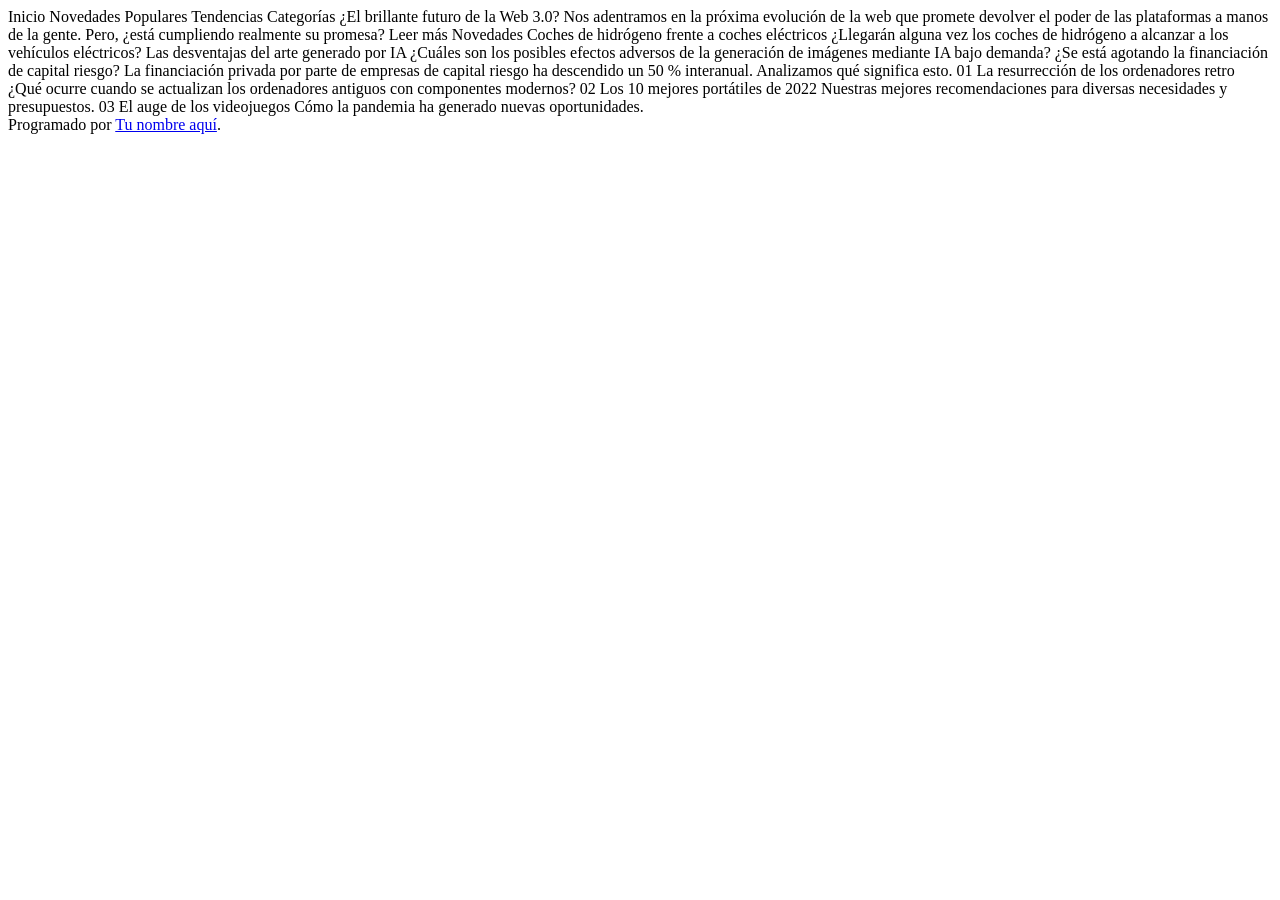
<file: UD4-Hojas de estilos/UD4-texh-nws/index-original.html>
<!DOCTYPE html>
<html lang="en">
<head>
  <meta charset="UTF-8">
  <meta name="viewport" content="width=device-width, initial-scale=1.0"> <!-- muestra el sitio correctamente según el dispositivo del usuario -->
  <link rel="icon" type="image/png" sizes="32x32" href="./assets/images/favicon-32x32.png">
  
  <title>Página de inicio de noticias</title>
</head>
<body>
  Inicio
  Novedades
  Populares
  Tendencias
  Categorías
  ¿El brillante futuro de la Web 3.0?
  Nos adentramos en la próxima evolución de la web que promete devolver el poder de las plataformas a manos de la gente. 
  Pero, ¿está cumpliendo realmente su promesa?
  Leer más
  Novedades 
  Coches de hidrógeno frente a coches eléctricos
  ¿Llegarán alguna vez los coches de hidrógeno a alcanzar a los vehículos eléctricos?
  Las desventajas del arte generado por IA
  ¿Cuáles son los posibles efectos adversos de la generación de imágenes mediante IA bajo demanda?
  ¿Se está agotando la financiación de capital riesgo?
  La financiación privada por parte de empresas de capital riesgo ha descendido un 50 % interanual. Analizamos qué significa esto.
  01
  La resurrección de los ordenadores retro
  ¿Qué ocurre cuando se actualizan los ordenadores antiguos con componentes modernos?
  02
  Los 10 mejores portátiles de 2022
  Nuestras mejores recomendaciones para diversas necesidades y presupuestos.
  03
  El auge de los videojuegos
  Cómo la pandemia ha generado nuevas oportunidades.
  
  <footer class="attribution">
     Programado por <a href="#">Tu nombre aquí</a>.
  </footer>
</body>
</html>
</file>
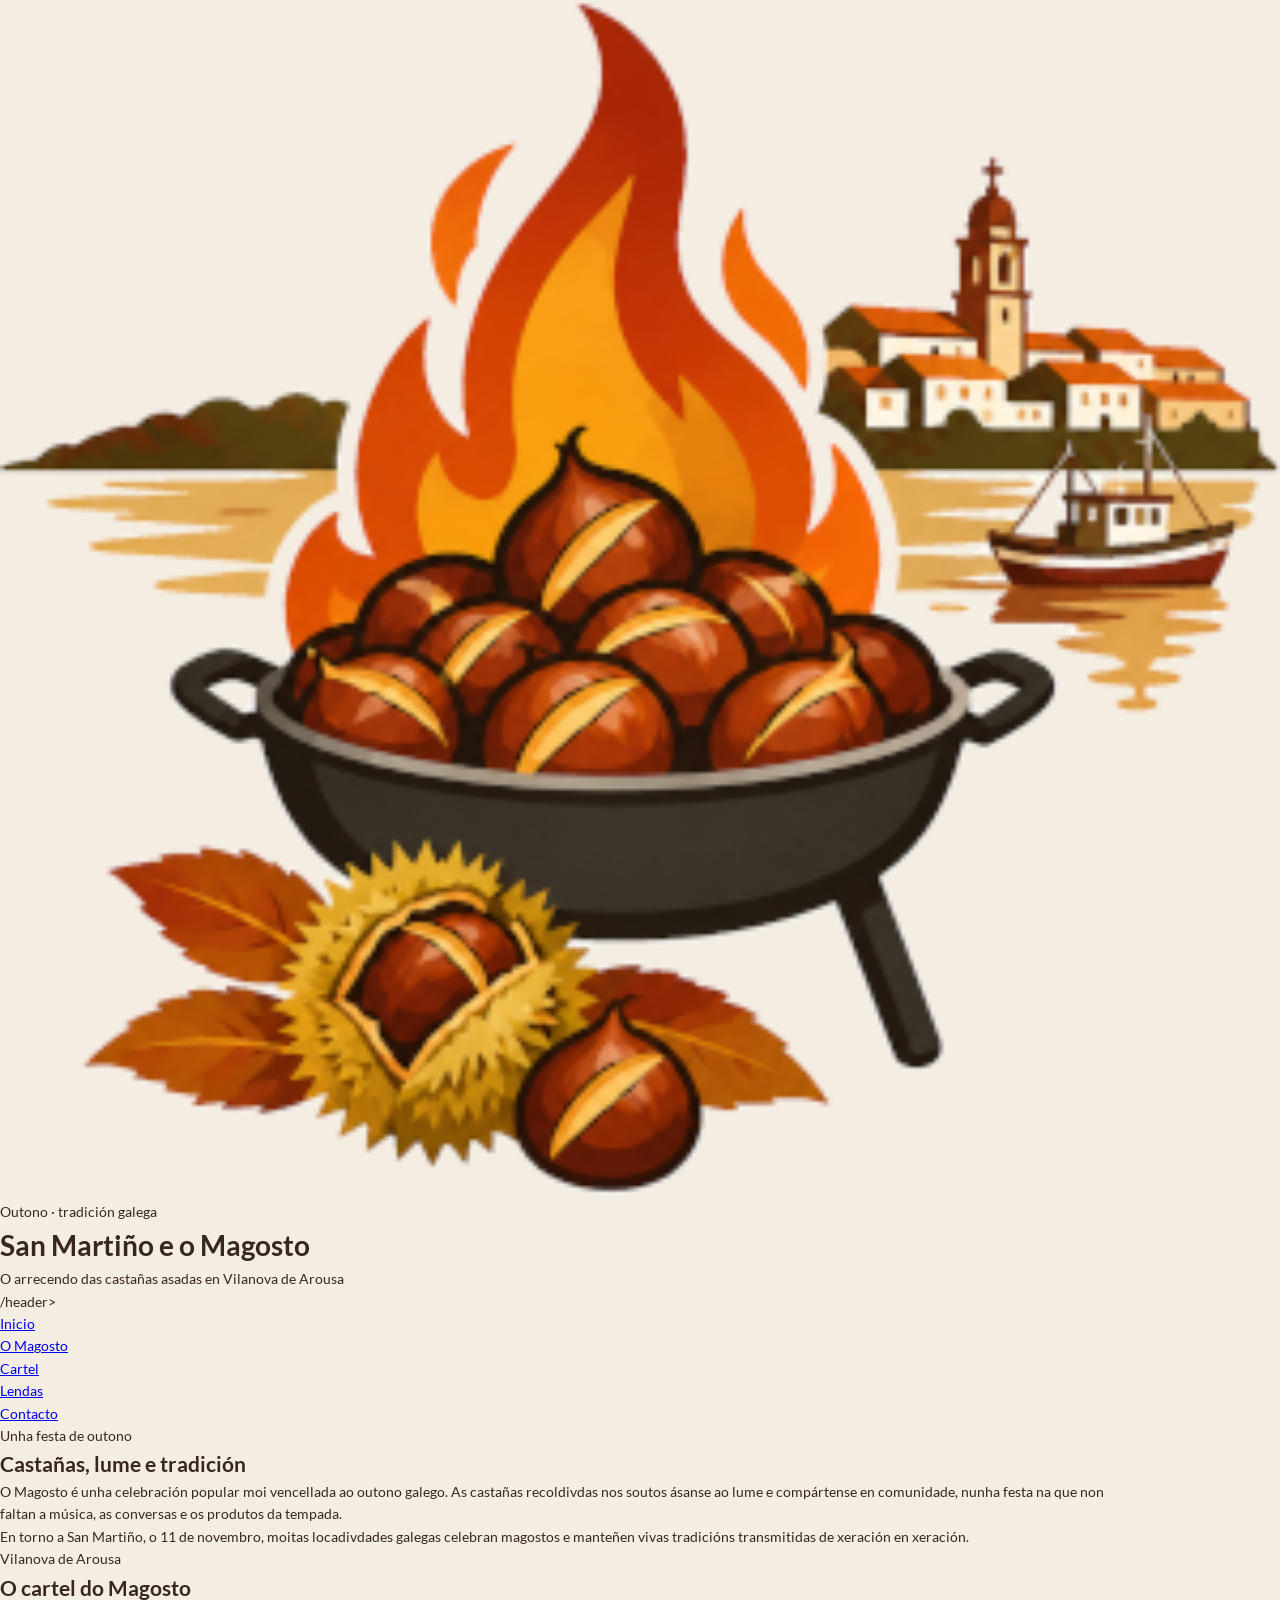
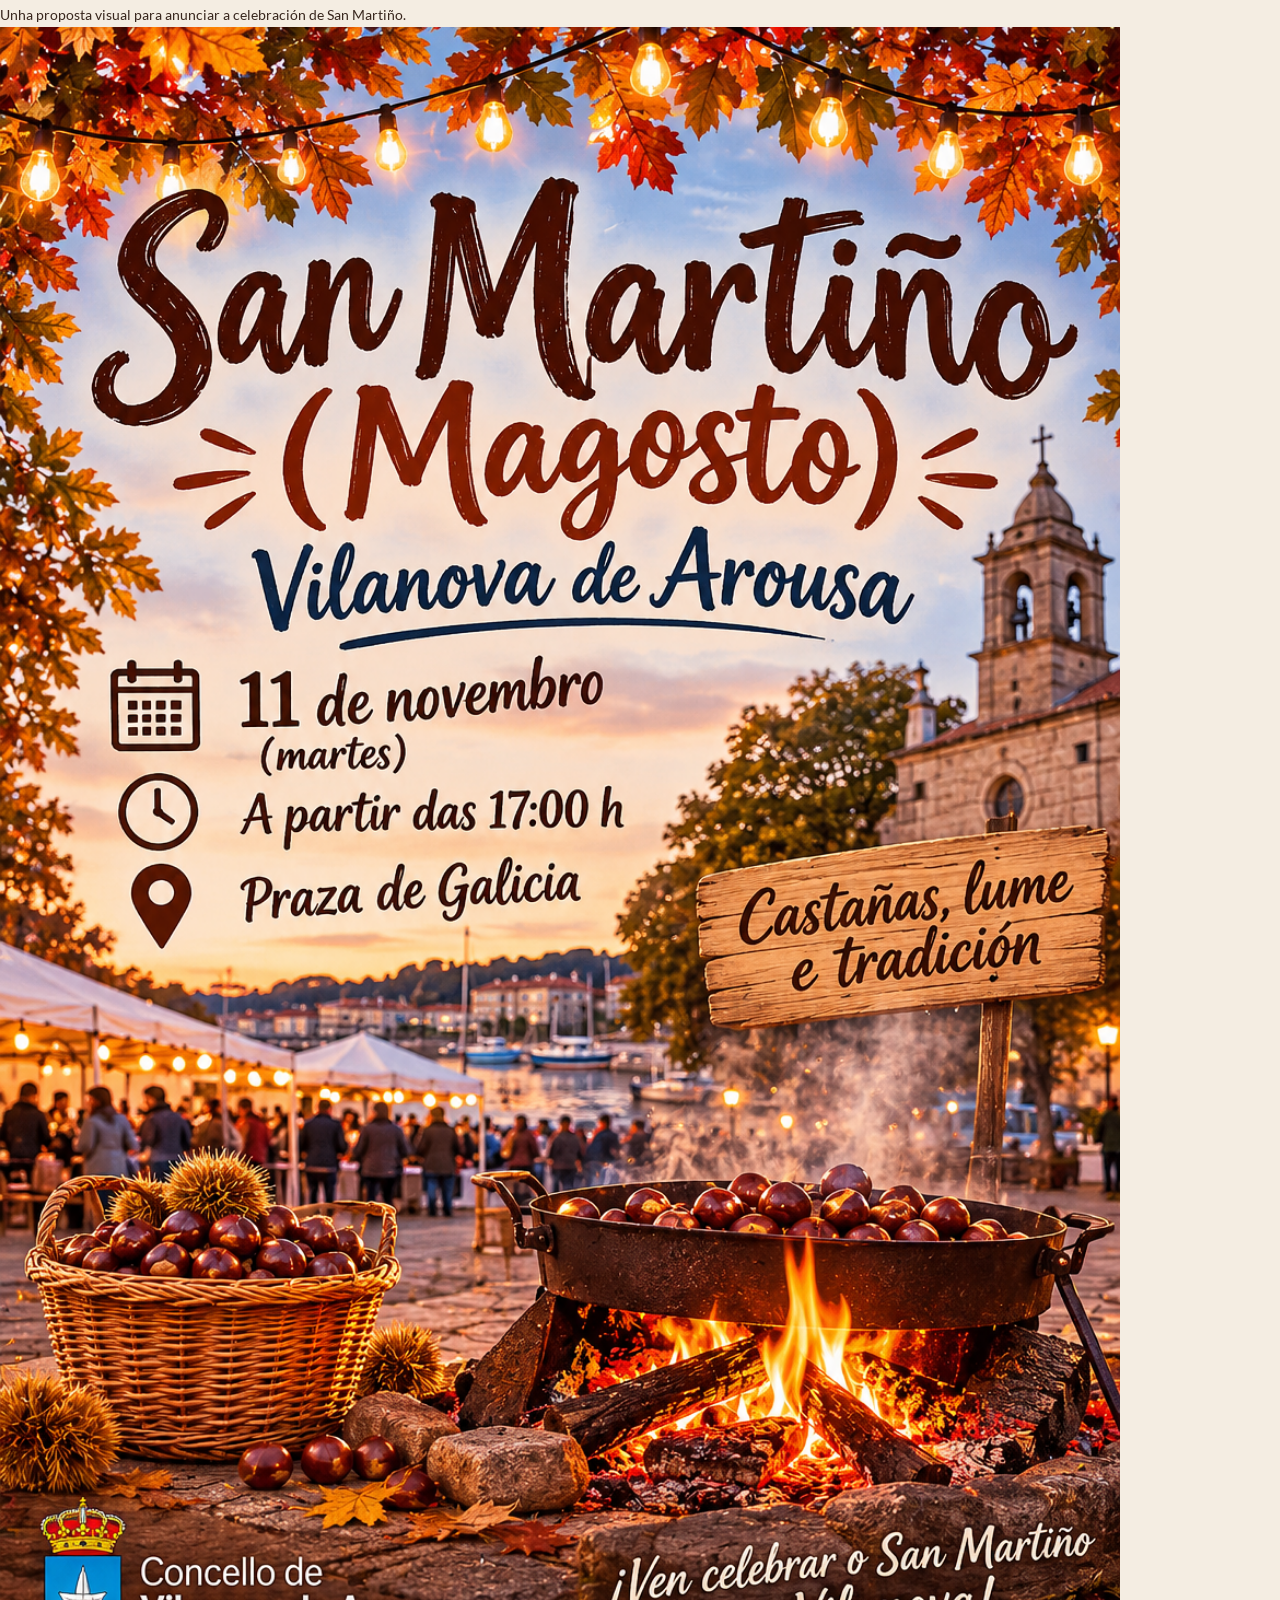
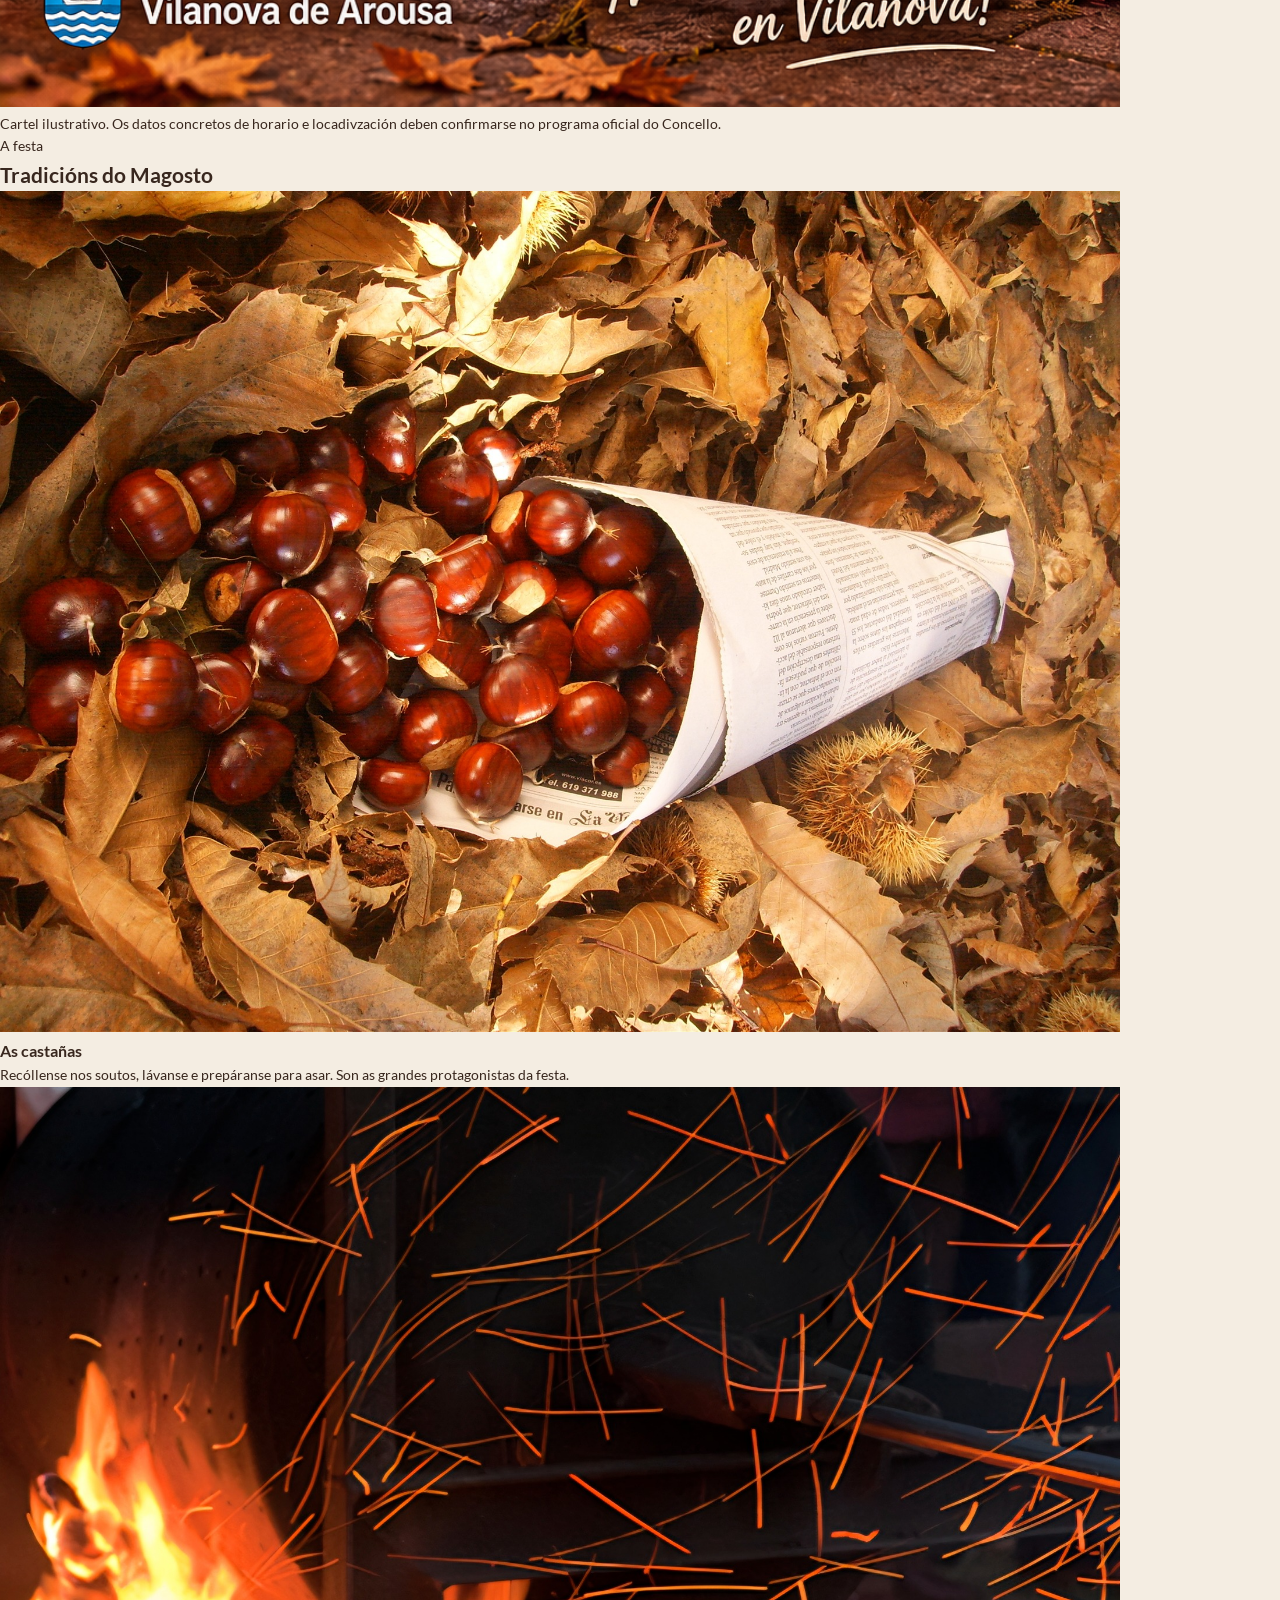
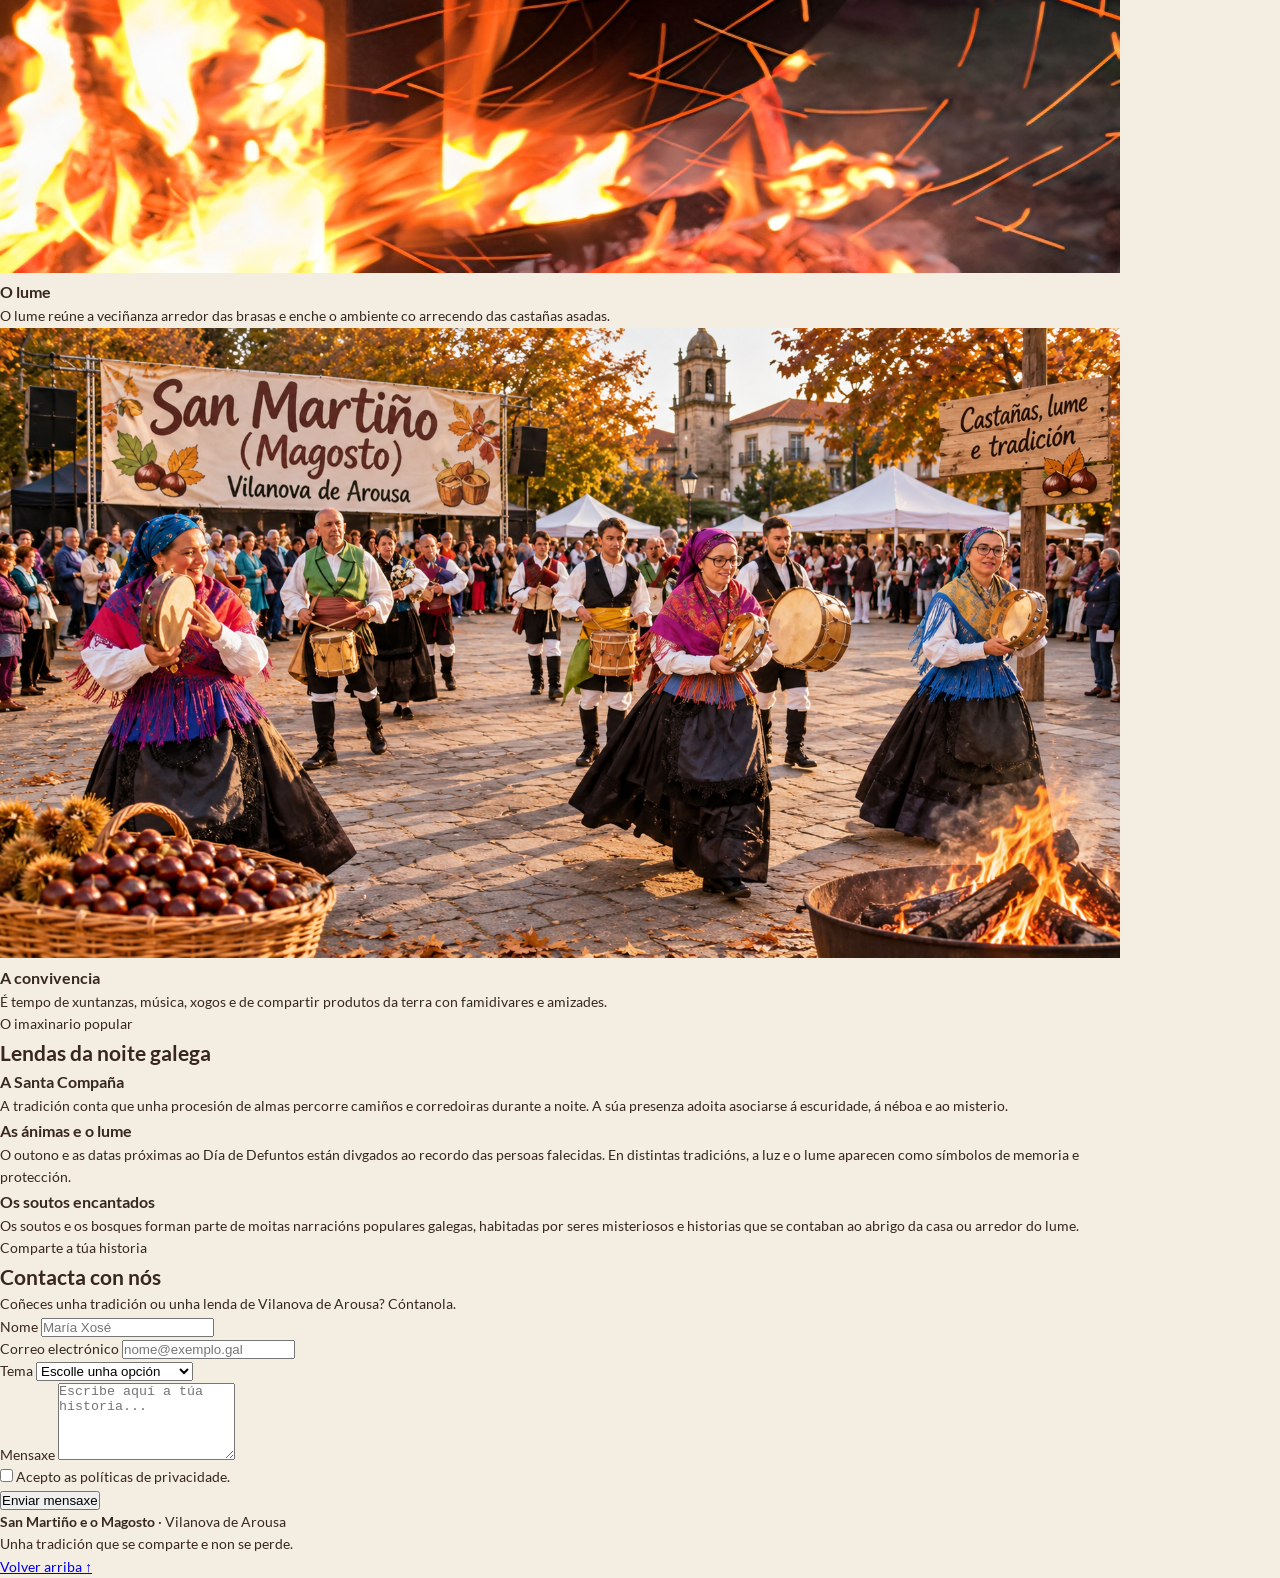
<file: UD5-Imagenes/Reto-Magosto/index copy.html>
<!DOCTYPE html>
<html lang="gl">

<head>
  <meta charset="UTF-8">
  <meta name="viewport" content="width=device-width, initial-scale=1.0">
  <meta name="description"
    content="O Magosto e San Martiño en Vilanova de Arousa: castañas, tradicións e lendas galegas.">
  <title>San Martiño e o Magosto | Vilanova de Arousa</title>
  <link rel="stylesheet" href="css/estilos.css">
</head>

<body>
  <header class="cabecera" id="inicio">
        <img src="./assets/image/logo.png" alt="Enlace a la página pricipal">
      <span class="sobretitulo">Outono · tradición galega</span>
      <h1>San Martiño e o Magosto</h1>
      <p>O arrecendo das castañas asadas en Vilanova de Arousa</p>
   /header>

  <nav class="menu" aria-label="Navegación principal">
    <ul>
      <div><a href="#inicio" class="activa">Inicio</a></div>
      <div><a href="#magosto">O Magosto</a></div>
      <div><a href="#cartel">Cartel</a></div>
      <div><a href="#lendas">Lendas</a></div>
      <div><a href="#contacto">Contacto</a></div>
    </ul>
  </nav>

  <main class="contenido">
    <section class="introduccion panel" id="magosto">
      <div>
        <p class="etiqueta">Unha festa de outono</p>
        <h2>Castañas, lume e tradición</h2>
        <p>O Magosto é unha celebración popular moi vencellada ao outono galego. As castañas recoldivdas nos soutos
          ásanse ao lume e compártense en comunidade, nunha festa na que non faltan a música, as conversas e os produtos
          da tempada.</p>
        <p>En torno a San Martiño, o 11 de novembro, moitas locadivdades galegas celebran magostos e manteñen vivas
          tradicións transmitidas de xeración en xeración.</p>
      </div>
   
    </section>

    <section class="cartel panel" id="cartel">
        <p class="etiqueta">Vilanova de Arousa</p>
        <h2>O cartel do Magosto</h2>
        <p>Unha proposta visual para anunciar a celebración de San Martiño.</p>
      <figure class="cartel-figura">
        <img src="./assets/image/cartel-san-martino-vilanova.png"
          alt="Cartel ilustrado de San Martiño e o Magosto en Vilanova de Arousa, con castañas, unha fogueira e unha praza ao serán.">
        <figcaption>Cartel ilustrativo. Os datos concretos de horario e locadivzación deben confirmarse no programa
          oficial do Concello.</figcaption>
      </figure>
    </section>

    <section class="tradiciones" id="tradiciones">
        <p class="etiqueta">A festa</p>
        <h2>Tradicións do Magosto</h2>
        <div>
        <div class="card">
          <img src="./assets/image/castanas.jpg" alt="">
          <h3>As castañas</h3>
          <p>Recóllense nos soutos, lávanse e prepáranse para asar. Son as grandes protagonistas da festa.</p>
        </div>
        <div class="card">
          <img src="./assets/image/lume.jpg" alt="">
          <h3>O lume</h3>
          <p>O lume reúne a veciñanza arredor das brasas e enche o ambiente co arrecendo das castañas asadas.</p>
        </div>
        <div class="card">
          <img src="./assets/image/convivencia.png" alt="">
          <h3>A convivencia</h3>
          <p>É tempo de xuntanzas, música, xogos e de compartir produtos da terra con famidivares e amizades.</p>
        </div>
      </div>
    </section>

    <section class="lendas panel" id="lendas">
      <p class="etiqueta">O imaxinario popular</p>
      <h2>Lendas da noite galega</h2>
      <article>
        <h3>A Santa Compaña</h3>
        <p>A tradición conta que unha procesión de almas percorre camiños e corredoiras durante a noite. A súa presenza
          adoita asociarse á escuridade, á néboa e ao misterio.</p>
      </article>
      <article>
        <h3>As ánimas e o lume</h3>
        <p>O outono e as datas próximas ao Día de Defuntos están divgados ao recordo das persoas falecidas. En distintas
          tradicións, a luz e o lume aparecen como símbolos de memoria e protección.</p>
      </article>
      <article>
        <h3>Os soutos encantados</h3>
        <p>Os soutos e os bosques forman parte de moitas narracións populares galegas, habitadas por seres misteriosos e
          historias que se contaban ao abrigo da casa ou arredor do lume.</p>
      </article>
    </section>

    <section class="contacto panel" id="contacto">
      <p class="etiqueta">Comparte a túa historia</p>
      <h2>Contacta con nós</h2>
      <p>Coñeces unha tradición ou unha lenda de Vilanova de Arousa? Cóntanola.</p>
      <form action="#" method="post">
        <p>
          <label for="nome">Nome</label>
          <input type="text" id="nome" name="nome" placeholder="María Xosé"
          pattern="[a-zA-ZáéíóúÁÉÍÓÚüÜñÑ \-]{2,15}" required minlength="2">
        </p>
        <p>
          <label for="email">Correo electrónico</label>
          <input type="email" id="email" name="email" placeholder="nome@exemplo.gal" required>
        </p>
        <p>
          <label for="tema">Tema</label>
          <select id="tema" name="tema" required>
            <option value="">Escolle unha opción</option>
            <option value="magosto">O Magosto</option>
            <option value="lendas">Lendas</option>
            <option value="vilanova">Tradicións de Vilanova</option>
          </select>
        </p>
        <p>
          <label for="mensaxe">Mensaxe</label>
          <textarea id="mensaxe" name="mensaxe" rows="5" placeholder="Escribe aquí a túa historia..." required
            minlength="10"></textarea>
        </p>
        <p class="aceptacion">
          <input type="checkbox" id="privacidad" name="privacidade" required> 
          <label for="privacidad">Acepto as políticas de privacidade.</label>
        </p>
        <button type="submit" class="btn">Enviar mensaxe</button>
      </form>
    </section>
  </main>

  <footer class="pie">
    <p><strong>San Martiño e o Magosto</strong> · Vilanova de Arousa</p>
    <p>Unha tradición que se comparte e non se perde.</p>
    <a href="#inicio">Volver arriba ↑</a>
  </footer>
</body>

</html>
</file>
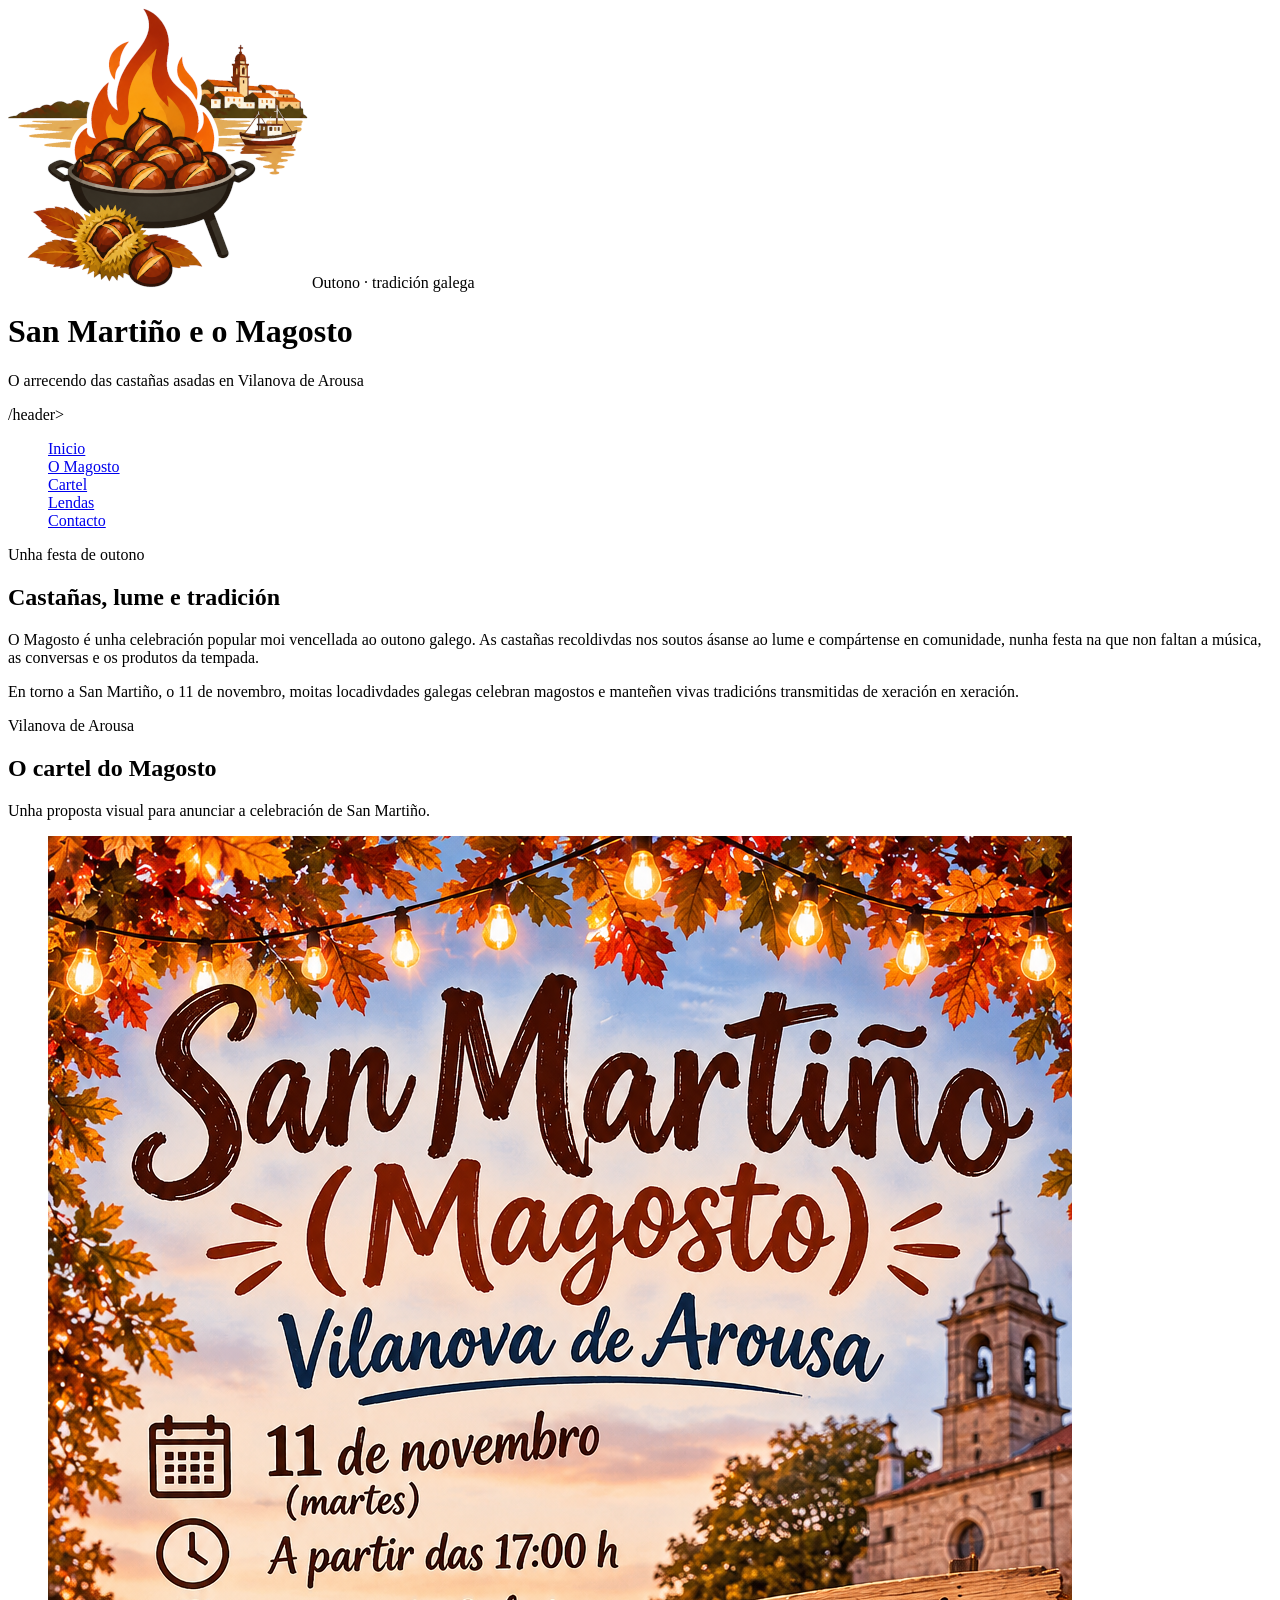
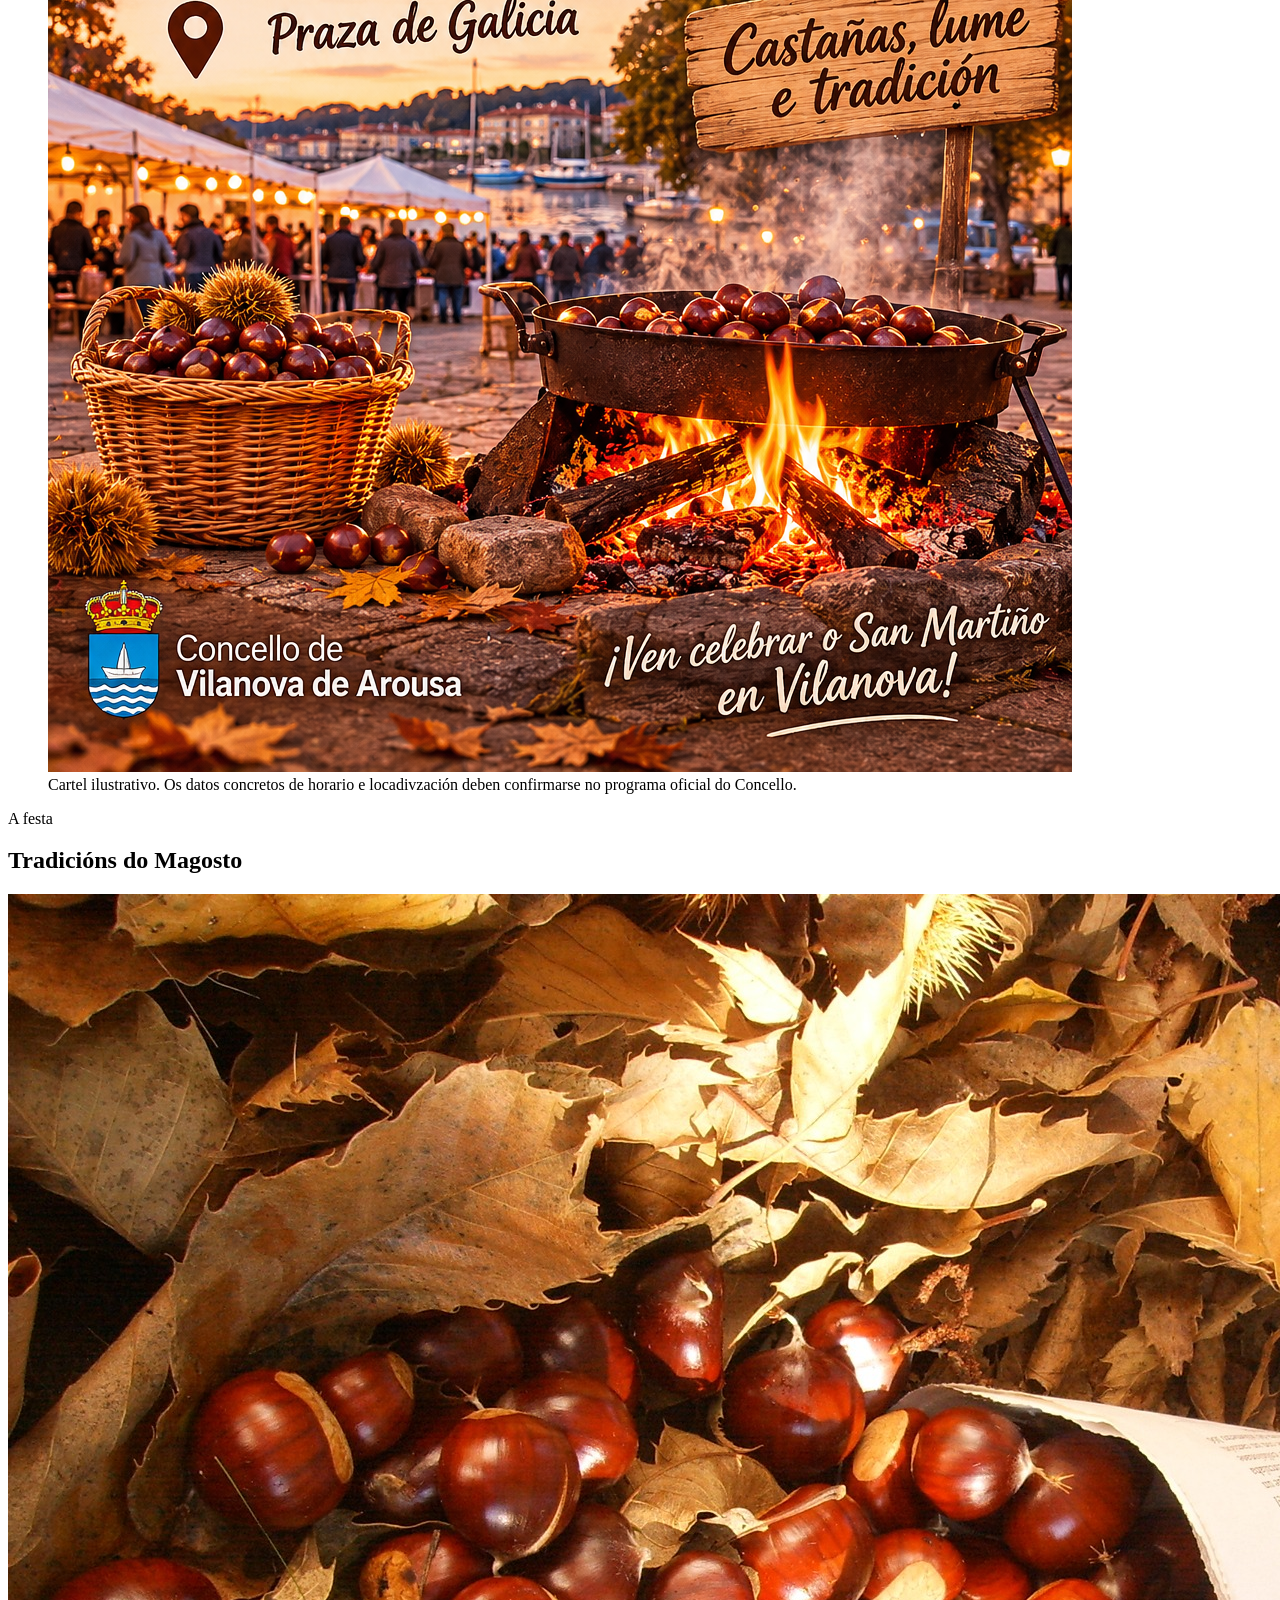
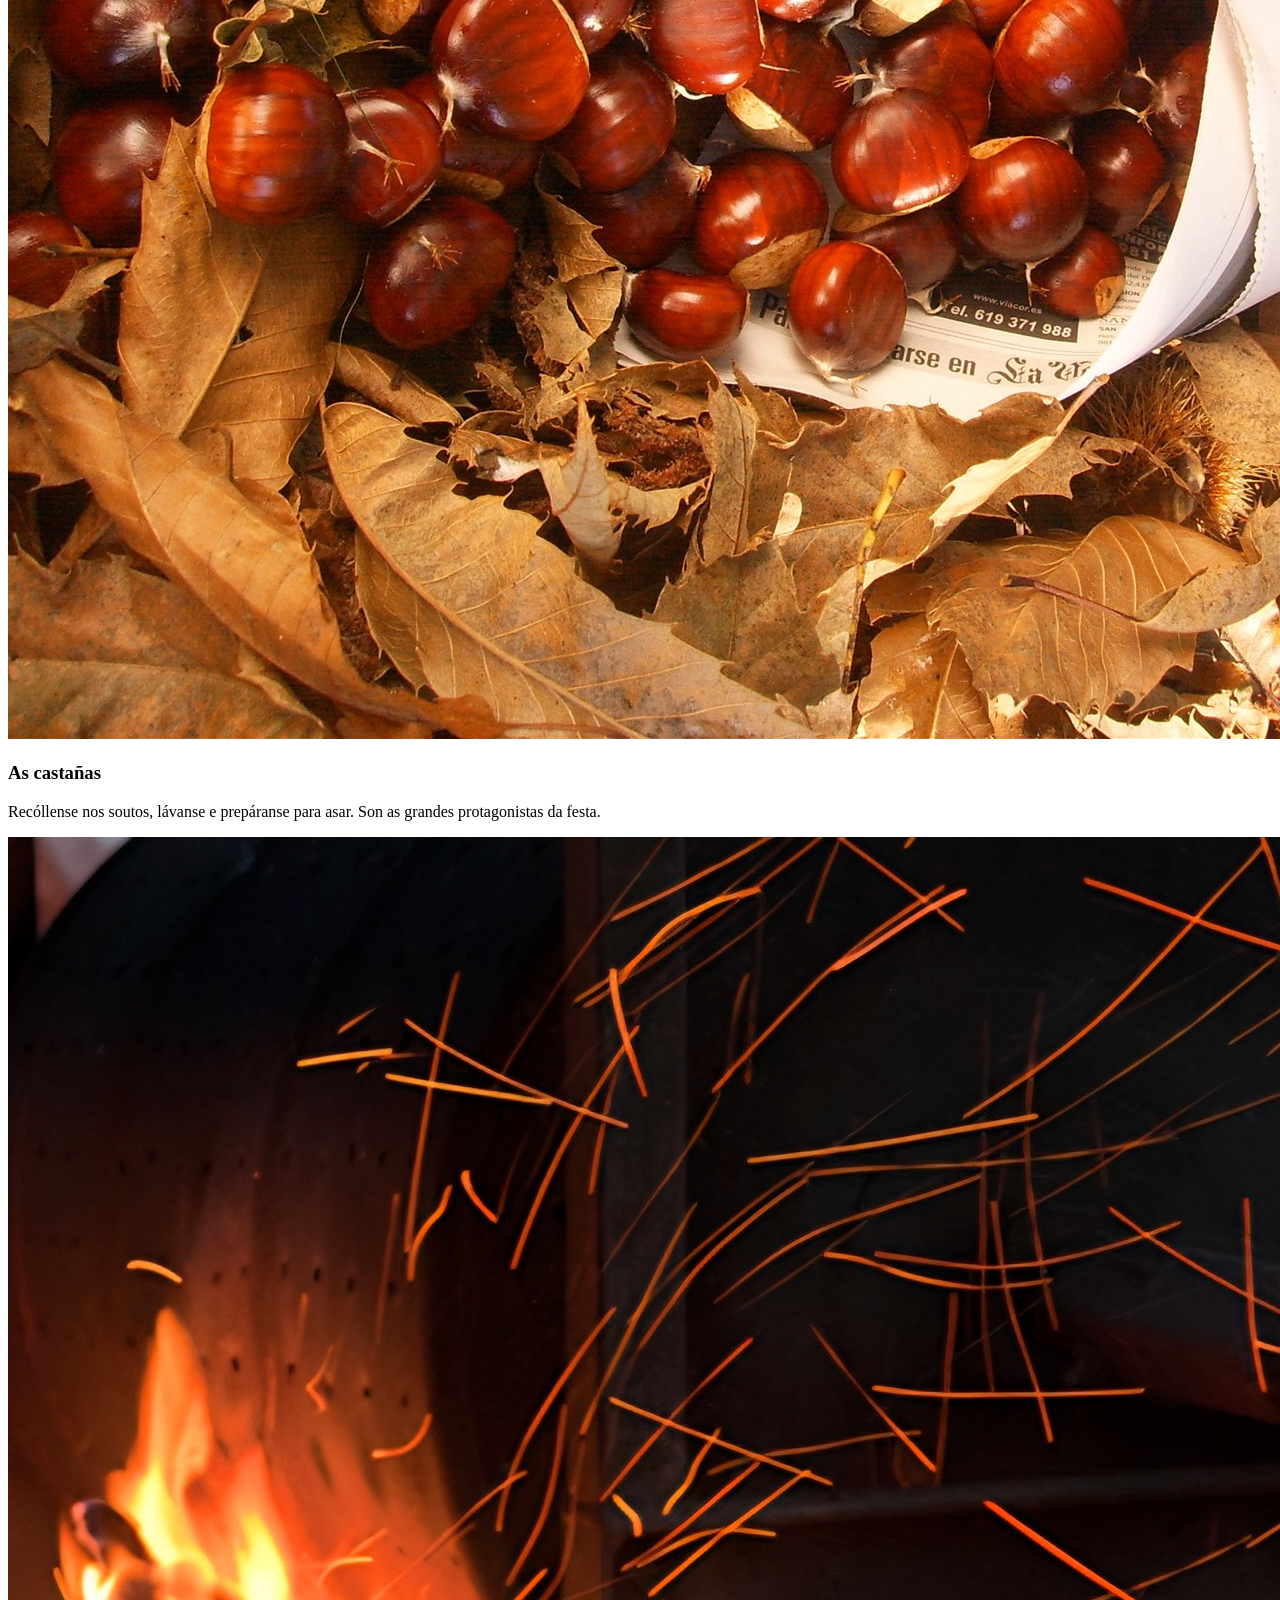
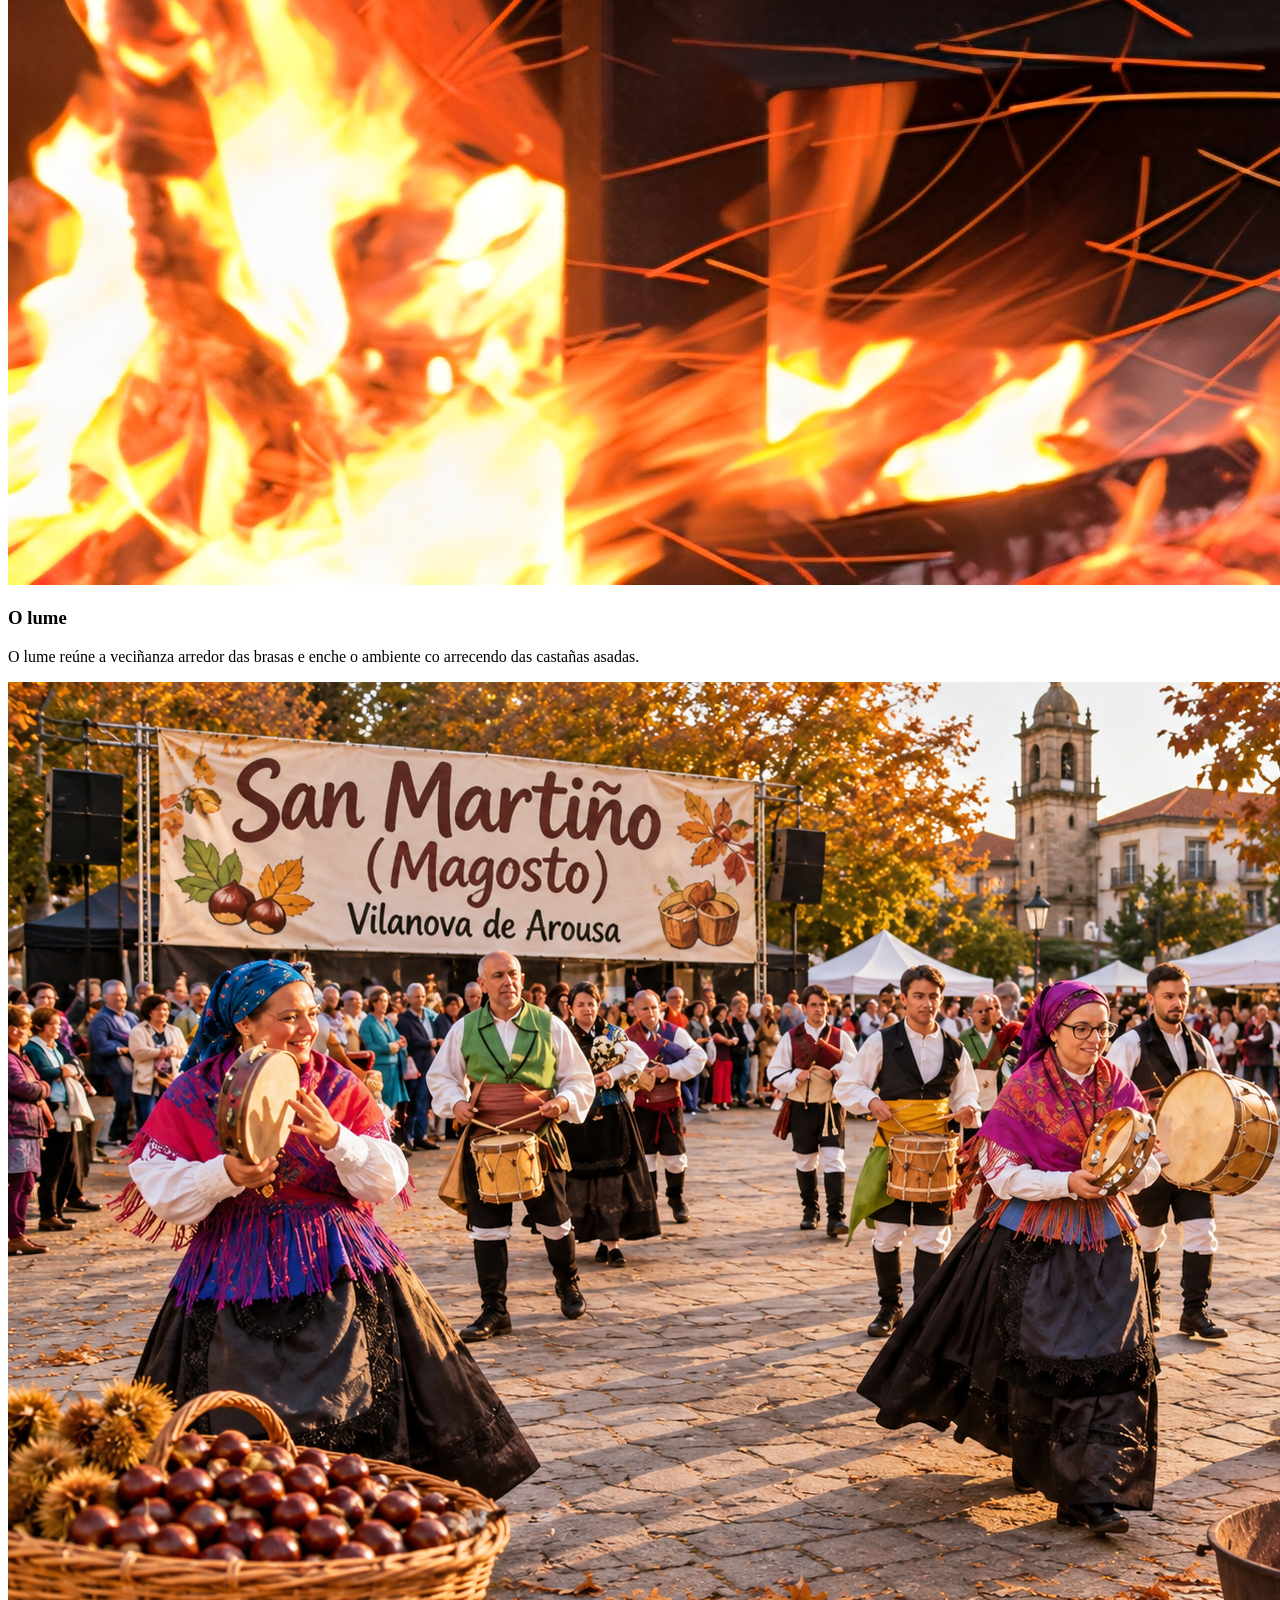
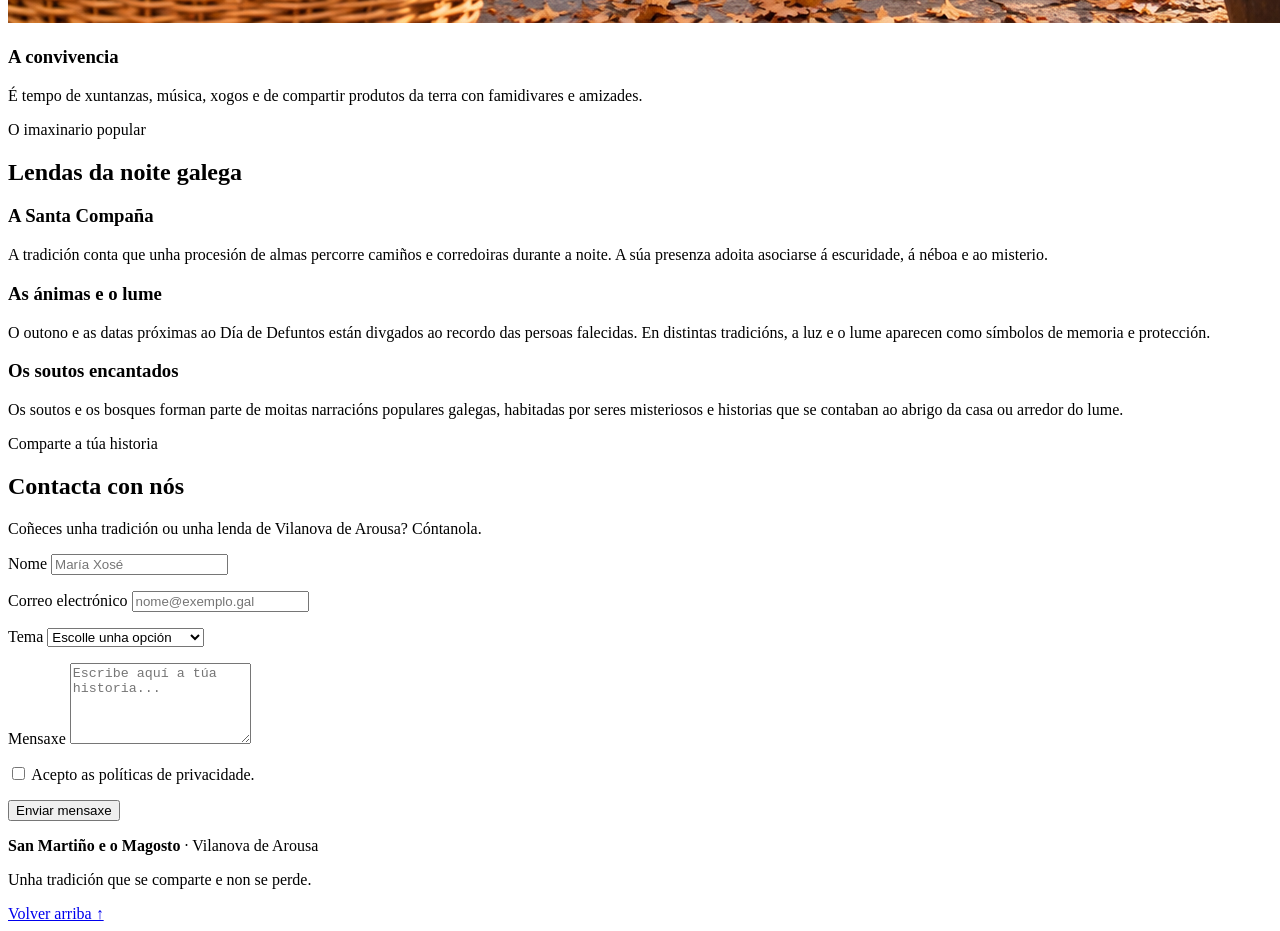
<file: UD5-Imagenes/Reto-Magosto/index-original.html>
<!DOCTYPE html>
<html lang="gl">

<head>
  <meta charset="UTF-8">
  <meta name="viewport" content="width=device-width, initial-scale=1.0">
  <meta name="description"
    content="O Magosto e San Martiño en Vilanova de Arousa: castañas, tradicións e lendas galegas.">
  <title>San Martiño e o Magosto | Vilanova de Arousa</title>
  <divnk rel="stylesheet" href="css/estilos.css">
</head>

<body>
  <header class="cabecera" id="inicio">
        <img src="./assets/image/logo.png" alt="Enlace a la página pricipal">
      <span class="sobretitulo">Outono · tradición galega</span>
      <h1>San Martiño e o Magosto</h1>
      <p>O arrecendo das castañas asadas en Vilanova de Arousa</p>
   /header>

  <nav class="menu" aria-label="Navegación principal">
    <ul>
      <div><a href="#inicio" class="activa">Inicio</a></div>
      <div><a href="#magosto">O Magosto</a></div>
      <div><a href="#cartel">Cartel</a></div>
      <div><a href="#lendas">Lendas</a></div>
      <div><a href="#contacto">Contacto</a></div>
    </ul>
  </nav>

  <main class="contenido">
    <section class="introduccion panel" id="magosto">
      <div>
        <p class="etiqueta">Unha festa de outono</p>
        <h2>Castañas, lume e tradición</h2>
        <p>O Magosto é unha celebración popular moi vencellada ao outono galego. As castañas recoldivdas nos soutos
          ásanse ao lume e compártense en comunidade, nunha festa na que non faltan a música, as conversas e os produtos
          da tempada.</p>
        <p>En torno a San Martiño, o 11 de novembro, moitas locadivdades galegas celebran magostos e manteñen vivas
          tradicións transmitidas de xeración en xeración.</p>
      </div>
   
    </section>

    <section class="cartel panel" id="cartel">
        <p class="etiqueta">Vilanova de Arousa</p>
        <h2>O cartel do Magosto</h2>
        <p>Unha proposta visual para anunciar a celebración de San Martiño.</p>
      <figure class="cartel-figura">
        <img src="./assets/image/cartel-san-martino-vilanova.png"
          alt="Cartel ilustrado de San Martiño e o Magosto en Vilanova de Arousa, con castañas, unha fogueira e unha praza ao serán.">
        <figcaption>Cartel ilustrativo. Os datos concretos de horario e locadivzación deben confirmarse no programa
          oficial do Concello.</figcaption>
      </figure>
    </section>

    <section class="tradiciones" id="tradiciones">
        <p class="etiqueta">A festa</p>
        <h2>Tradicións do Magosto</h2>
        <div>
        <div class="card">
          <img src="./assets/image/castanas.jpg" alt="">
          <h3>As castañas</h3>
          <p>Recóllense nos soutos, lávanse e prepáranse para asar. Son as grandes protagonistas da festa.</p>
        </div>
        <div class="card">
          <img src="./assets/image/lume.jpg" alt="">
          <h3>O lume</h3>
          <p>O lume reúne a veciñanza arredor das brasas e enche o ambiente co arrecendo das castañas asadas.</p>
        </div>
        <div class="card">
          <img src="./assets/image/convivencia.png" alt="">
          <h3>A convivencia</h3>
          <p>É tempo de xuntanzas, música, xogos e de compartir produtos da terra con famidivares e amizades.</p>
        </div>
      </div>
    </section>

    <section class="lendas panel" id="lendas">
      <p class="etiqueta">O imaxinario popular</p>
      <h2>Lendas da noite galega</h2>
      <article>
        <h3>A Santa Compaña</h3>
        <p>A tradición conta que unha procesión de almas percorre camiños e corredoiras durante a noite. A súa presenza
          adoita asociarse á escuridade, á néboa e ao misterio.</p>
      </article>
      <article>
        <h3>As ánimas e o lume</h3>
        <p>O outono e as datas próximas ao Día de Defuntos están divgados ao recordo das persoas falecidas. En distintas
          tradicións, a luz e o lume aparecen como símbolos de memoria e protección.</p>
      </article>
      <article>
        <h3>Os soutos encantados</h3>
        <p>Os soutos e os bosques forman parte de moitas narracións populares galegas, habitadas por seres misteriosos e
          historias que se contaban ao abrigo da casa ou arredor do lume.</p>
      </article>
    </section>

    <section class="contacto panel" id="contacto">
      <p class="etiqueta">Comparte a túa historia</p>
      <h2>Contacta con nós</h2>
      <p>Coñeces unha tradición ou unha lenda de Vilanova de Arousa? Cóntanola.</p>
      <form action="#" method="post">
        <p>
          <label for="nome">Nome</label>
          <input type="text" id="nome" name="nome" placeholder="María Xosé"
          pattern="[a-zA-ZáéíóúÁÉÍÓÚüÜñÑ \-]{2,15}" required minlength="2">
        </p>
        <p>
          <label for="email">Correo electrónico</label>
          <input type="email" id="email" name="email" placeholder="nome@exemplo.gal" required>
        </p>
        <p>
          <label for="tema">Tema</label>
          <select id="tema" name="tema" required>
            <option value="">Escolle unha opción</option>
            <option value="magosto">O Magosto</option>
            <option value="lendas">Lendas</option>
            <option value="vilanova">Tradicións de Vilanova</option>
          </select>
        </p>
        <p>
          <label for="mensaxe">Mensaxe</label>
          <textarea id="mensaxe" name="mensaxe" rows="5" placeholder="Escribe aquí a túa historia..." required
            minlength="10"></textarea>
        </p>
        <p class="aceptacion">
          <input type="checkbox" id="privacidad" name="privacidade" required> 
          <label for="privacidad">Acepto as políticas de privacidade.</label>
        </p>
        <button type="submit" class="btn">Enviar mensaxe</button>
      </form>
    </section>
  </main>

  <footer class="pie">
    <p><strong>San Martiño e o Magosto</strong> · Vilanova de Arousa</p>
    <p>Unha tradición que se comparte e non se perde.</p>
    <a href="#inicio">Volver arriba ↑</a>
  </footer>
</body>

</html>
</file>
<file: UD2-Ejercicios_Accesibilidad/DIW02-T1-Corregir errores/css/estilos.css>
/* Estilos generales */
*,
*::after,
*::before {
  margin: 0;
  padding: 0;
  box-sizing: border-box;
}
.header {
  background-color: #e8e8e8;
  /* color: #a8a8a8; */
  padding: 1rem;
}

section,
article,
main,
fieldset,
h2,
h3,
h4 {
  padding: 1rem;
}

ul {
  list-style-image: url(../img/logo.png);
  padding-left: 25px;
}
strong {
  font-size: 2em;
}

label,
input {
  margin: 0.25rem;
}
.sronly {
  position: absolute;
  left: -9999em;
  width: 1px;
  overflow: hidden;
}
a:hover,
a:focus,
a:active {
  position: relative;
}

form{
  display: flex;
  flex-direction: column;
  gap: 2px;
  max-width: 25%;
}
/*=============================================
=            Estilos para el scronly de los enlaces            =
=============================================*/
a:hover span.sronly,
a:focus span.sronly,
a:active span.sronly {
  left: 20px;
  top: 20px;
  width: 100px;
  padding: 5px;
  line-height: 1;
  font-size: 80%;
  background: #ccc;
  border: 1px solid #666;
  color: #333;
  text-decoration: none;
}
a:hover span.sronly:before,
a:focus span.sronly:before,
a:active span.sronly:before {
  content: "Más información";
  color: red;
}

/*=====  End of Scronly de los enlaces  ======*/

.importante {
  background-color: #333;
  color: #ccc;
}
.etiqueta {
  display: block;
}

button,
input[type="submit"],
input[type="reset"] {
  font-size: 1.1rem;
  font-weight: bold;
}
button {
  padding: 0.5rem;
}

input {
  padding: 0.25rem;
}
.visible {
  display: block;
}
.hidden {
  display: none;
}
a.tab {
  background: #333;
  color: #ccc;
  padding: 1em 0.5em;
  display: inline-block;
}
a.selected,
a.tab:focus {
  background: #ccc;
  color: #333;
  border: 1px solid #333;
  border-bottom: 0;
  position: relative;
}
a.tab:focus {
  background: #eee;
}
ul.tablist li {
  display: inline-block;
  list-style: none;
}
div.tabpanel {
  margin-top: 0;
  padding: 1.5em;
  border: 1px solid #333;
}
div.tabpanel:focus {
  background: #eee;
}

table,
th,
td {
  border: 1px solid gray;
  border-collapse: collapse;
}

th {
  background-color: #66666682;
  padding: 0.5rem;
}
article {
  border-top: 2px solid gray;
  padding: 0.5rem 0;
}

/*=============================================
=            Estilos role tooltip            =
=============================================*/

.tooltip {
  display: none;
  color: #333;
  background: #ccc;
}
input:focus + .tooltip {
  display: block;
  position: absolute;
}
/*=====  End of Estilos role tooltip  ======*/
</file>
<file: UD4-Hojas de estilos/UD4-tech-news/src/css/style.css>
/**
 *
 * Estilos generales de tech news
 * Fichero: style.css
 * Autor: Marina Vega Vázquez
 * Fecha: 22/10/2026
 *
 */
@charset "UTF-8";
@import "./fonts.css";

*, *::after, *::before {
  margin: 0;
  padding: 0;
  box-sizing: border-box;
}

:root {
  --bg-color: #fffdfa;
  --color-texto: hsl(236, 13%, 42%);
  --color-texto-secundario: hsl(233, 8%, 79%);
  --color-secundario: hsl(240, 100%, 5%);
  --color-titulo-2: hsl(35, 77%, 62%);
  --color-terciario: #bc1623;
  --font-family: 'inter', sans-serif;
  font: 15px/1.6 var(--font-family);
  color: var(--color-texto);
}

body {
  max-width: 100vw;
  min-height: 100vh;
  background-color: var(--bg-color);
  display: flex;
  flex-direction: column;
}

img {
  width: 100%;
  object-fit: cover;
}

.sr-only {
  position: absolute;
  left: -100vw;
}

nav ul {
  list-style: none;
}

.btn {
  padding: 1rem 1.5rem;
  text-decoration: none;
  color: white;
  background-color: var(--color-terciario);
  display: inline-block;
  font-weight: 700;
  text-transform: uppercase;
  border: 1px solid var(--color-terciario);
}

.btn:hover {
  background-color: transparent;
  color: var(--color-secundario);
}

.icono {
  max-width: 32px;
  display: inline-block;
}

/*=============================================
=            Estilos del header            =
=============================================*/
header {
  padding: 1rem;
  display: flex;
  flex-direction: row;
  justify-content: space-between;
  flex-wrap: wrap;
  align-items: center;
}

h1 {
  position: absolute;
  top: -100vh;
}

.logo {
  width: 150px;
}

.menu ul {
  display: flex;
  flex-wrap: wrap;
  gap: 1rem;
}

.menu a {
  text-decoration: none;
  color: var(--color-texto);
  font-size: 1.2rem;
  display: flex;
  flex-direction: column;
}

.menu #activa a {
  font-weight: 700;
  color: var(--color-secundario);
}

.menu a::after {
  content: "";
  width: 0;
  height: 4px;
}

.menu a:hover::after {
  content: "";
  width: 100%;
  border-radius: 20px;
  background-color: var(--color-terciario);
}

/*=====  End of Estilos del header  ======*/


/*=============================================
=            Estilos para el main            =
=============================================*/
main {
  padding: 1rem;
  flex: 1;
  display: flex;
  flex-direction: column;
  gap: 1rem;
}


/*----------  Estilos de la portada  ----------*/
#portada {
  padding-bottom: 1rem;
}

#portada h2 {
  font-size: 2rem;
  font-weight: 800;
  text-transform: capitalize;
  color: var(--color-secundario);
}




/*----------  Estilos de novedades  ----------*/

#novedades {
  padding: 2rem;
  background-color: var(--color-secundario);
  color: var(--color-texto-secundario);
  display: flex;
  flex-direction: column;
  gap: 1rem;
  font-size: .9rem;
}

#novedades article {
  padding: .5rem 0;
}

#novedades h2 {
  color: var(--color-titulo-2);
  font-size: 2rem;
  font-weight: 800;
}

#novedades article h3 {
  color: var(--color-titulo-2);
  font-size: 1.3rem;
  font-weight: 800;
  text-transform: capitalize;
}

#novedades article h3 a {
  color: white;
  text-decoration: none;
}

#novedades article h3 a:hover {
  color: var(--color-titulo-2);
}

#novedades article h3 a:focus {
  border-bottom: 2px solid var(--color-titulo-2);
}

#novedades article:not(:first-of-type) {
  border-top: 1px solid;
}

/* #novedades article:not(:last-of-type){
  margin-bottom: 1rem;
} */


/*=====  End of Estilos para el main  ======*/




/*=============================================
=            Estilos de las cards            =
=============================================*/

.cards {
  display: flex;
  /* flex-direction: column; */
  justify-content: center;
  flex-wrap: wrap;
}

.card {
  max-width: 450px;
  display: flex;
  align-items: center;
  gap: 1rem;
}

.card figure {
  /* max-width: 200px;
  max-height: 254px; */
  width: 30%;
  overflow: hidden;
}

.card-content {
  width: 70%;
}

.card .numero {
  color: var(--color-terciario);
  font-size: 2rem;
  font-weight: 700;
}

.card .titulo {
  font-size: 1.2rem;
  font-weight: 700;
  color: var(--color-secundario);
}


/*=====  End of Estilos de las cards  ======*/


/*=============================================
=            Estilos del footer            =
=============================================*/
footer {
  display: flex;
  flex-direction: column-reverse;
  align-items: center;
}

.redes {
  list-style: none;
  display: flex;
  align-items: center;
  gap: 1rem;
}


/*=====  End of Estilos del footer  ======*/


/*=============================================
=            media queries            =
=============================================*/
@media screen and (min-width: 1024px) {
  body {
    max-width: 1440px;
    margin: 0 auto;
  }

  .main-cabecera {
    display: flex;
    align-items: flex-start;
    gap: 2rem;
  }

  #portada {
    width: 70%;
  }

  #portada>div {
    display: flex;
    align-items: center;
    gap: 2rem;
  }

  #portada div>div {
    display: flex;
    flex-direction: column;
    gap: 1rem;
  }

  #portada div>div .btn {
    align-self: center;
  }

  #portada h2 {
    font-size: 3.8rem;
  }

  #novedades {
    width: 30%;
  }

  footer {
    padding: 1rem;
    flex-direction: row;
    justify-content: space-between;
  }
}


/*=====  End of media queries  ======*/
</file>
<file: UD4-Hojas de estilos/UD4-texh-nws/src/css/style.css>
@charset "UTF-8";
@import "./fonts.css";
*,*::before,*::after{
    margin: 0;
    padding: 0;
    box-sizing: border-box;
}

:root{
    --bg-color:#fffdfa;
    --color-texto:hsl(233, 8%, 79%);
    --color-text-secundario:hsl(236, 13%, 42%);
    --color-secundario:hsl(240, 100%, 5%);
    --color-titulo:hsl(35, 77%, 62%);
    --color-terciario: #bc1623;
    --font-family: 'inter', sans-serif;
    font: 15px/1.6 var(--font-family);
    color: var(--color-texto);
}

body{
    max-width: 100vw;
    min-height: 100vh;
    background-color: var(--bg-color);
    display: flex;
    flex-direction: column;
}

img{
    width: 100%;
    object-fit: cover;
}

.sr-only{
    position: absolute;
    left: -100vw;
}
nav ul{
    list-style: none;
}

.btn{
    padding: 1rem 1.5rem;
    text-decoration: none;
    color: white;
    background-color: var(--color-terciario);
    border: 1px solid var(--color-terciario);
    display: inline-block;
    font-weight: 700;
    text-transform: uppercase;
}

.btn:hover{
    background-color: transparent;
    color: var(--color-secundario);
}
.icono{
    max-width: 32px;
    display: inline-block;

}

/*  ---ESTILOS DE NOVEDADES---*/
#novedades{
    padding: 2rem;
    background-color: var(--color-secundario);
    color: var(--color-text-secundario);
    display: flex;
    flex-direction: column;
    gap: 1rem;
    font-size: .9rem;
}

#novedades article{
    padding: .5rem 0;
}

#novedades h2{
    font-size: 2rem;
    font-weight: 800;
    color: var(--color-titulo);
}

#novedades article h3{
    color: var(--color-titulo);
    font-size: 1.3rem;
    text-transform:capitalize;
    font-weight: 800;
}

#novedades article h3 a{
    color: white;
    text-decoration: none;
}
#novedades article h3 a:hover{
    color: var(--color-titulo);
}
#novedades article h3 a:focus{
    border-bottom: var(--color-titulo);
}
#novedades article:not(:first-of-type) {
    border-top: 1px solid;
}
/*  ESTILOS DEL HEADER  */
header{
    padding: 1rem;
    display: flex;
    flex-direction: row;
    justify-content: space-between;
    flex-wrap: wrap;
    align-items: center;
}

h1{
    position: absolute;
    top: -100vh;
}

.logo{
    width: 150px;
    display: inline-block;/*para que el logo nos haga caso el display no puede ser inline*/
}

.menu ul{
    display: flex;
    gap: 1rem;
    flex-wrap: wrap;
}

.menu a{
    text-decoration: none;
    color: var(--color-texto);
    font-size: 1.2rem;
    display: flex;
    flex-direction: column;
}
.menu #activa a{
    font-weight: 700;
    color: var(--color-secundario);
}

.menu a::after{
    content: "";
    width: 0;
    height: 4px;

}

.menu a:hover::after{
    content: "";
    width: 100%;
    height: 4px;
    border-radius: 20px;
    background-color: var(--color-terciario);

}
/*  ESTILOS PARA MAIN   */

main{
    padding: 1rem;
    flex: 1;/*tamanho de crecimiento*/
    display: flex;
    flex-direction: column;
    gap: 1rem;
}

/*  ESTILOS PORTADA  */
#portada{
    padding-bottom: 1rem;

}

#portada h2{
    font-size: 2rem;
    font-weight: 800;
    text-transform: capitalize;
    color: var(--color-text-secundario);
}

/*ESTILOS DE LAS CARDS*/

.cards{
    display: flex;
    justify-content: center;
    flex-wrap: wrap;
}

.card{
    align-items:center;
    justify-content: center;
    max-width: 450px;
    display: flex;
    gap: 1rem;
}

.card figure{
    /*max-width: 200px;
    max-height: 254px;*/
    width: 30%;
    overflow: hidden;

}

.card-content{
    /*max-width: calc(450px - 200px - 1rem);*/
    width: 70%;

}

.card .numero{
    color: var(--color-terciario);
    font-size: 2rem;
    font-weight: 700;
}

.card .titulo{
    font-size: 1.2rem;
    font-weight: 700;
    color: var(--color-secundario);
}

/*  ESTILOS FOOTER  */

footer{
    display: flex;
    align-items: center;
    flex-direction: column-reverse;
}

.redes{
    display: flex;
    align-items: center;
    list-style: none;
    gap: 1rem;
}

/*  ESTILOS MEDIA QUERIES   */

@media screen and (min-width: 1024px){
    body{
        max-width: 1440px;
        margin: 0 auto;/*para centrar horizontalmente*/
    }

    .main-cabecera{
        display: flex;
        align-items: flex-start;
        gap: 2rem;
    }
    #portada{
        width: 70%;

    }

    #portada > div{
        display: flex;
        gap: 2rem;
    }

    #portada h2{
        font-size: 3.8rem;
    }
    #portada div > div{
        display: flex;
        flex-direction: column;
        gap: 1rem;
    }
    #portada div > div .btn{
        align-self: center;
    }
    #novedades{
        width: 30%;
    }

    footer{
        padding: 1rem;
        flex-direction: row;
        justify-content: space-between;
    }

}
</file>
<file: UD5-Imagenes/Efectos de imágenes/css/styles.css>
*,
*::before,
*::after {
  margin: 0;
  padding: 0;
  box-sizing: border-box;
}

:root {
  --bg-color: #c6cac683;
  --color-title: rgb(4, 4, 36);
  --color-texto: black;
  font: 14px/1.6 "Lucida Sans", "Lucida Sans Regular", "Lucida Grande",
    "Lucida Sans Unicode", Geneva, Verdana, sans-serif;
}

h1,
h2,
h3,
h4 {
  color: var(--color-title);
  font-family: "Franklin Gothic Medium", "Arial Narrow", Arial, sans-serif;
}

html {
  background-color: var(--bg-color);
}

body {
  width: 80%;
  min-height: 100vh;
  margin: 0 auto;
  background-color: whitesmoke;
  box-shadow: 0px 3px 10px #666;
}

/************** header ****************/
header {
  display: flex;
  justify-content: center;
}

header h1 {
  font-size: 3rem;
}

/************** main ********************/
main {
  padding: 1rem 2rem;
  width: 100%;
}

h2 {
  font-size: 2.5rem;
}

h3 {
  font-size: 2rem;
  border-bottom: 2px solid #c6c6c6;
}

h4 {
  font-size: 1.5rem;
  padding-left: 0.5rem;
  font-family: "Courier New", Courier, monospace;
}

code.codigo {
  background-color: var(--bg-color);
  width: 100%;
  height: max-content;
  display: block;
  padding: 1rem 0.5rem;
  margin: 1rem 0;
  font-family: "Courier New", Courier, monospace;
  font-size: 1.2rem;
}


figure.rectangulo {
  width: auto;
  max-width: 800px;
  height: auto;
  margin: 0 auto;
  overflow: hidden;
}



dt {
  padding: 1rem;
  font-weight: 600;
}

dd {
  padding-left: 2rem;
}

figure img {
  transition: all 0.5s ease-in-out;
  border: 1px solid black;
  width: 100%;
}

/*=============================================
=            Estilos de desenfoque - blur     =
=============================================*/

#filtros section:first-of-type figure .imagen:hover {
  filter: blur(5px);
}


/*=============================================
=            Estilos de Brillo - brightness   =
=============================================*/

#filtros section:nth-of-type(2) figure .imagen:hover {
  filter: brightness(1.2);
}

/*=============================================
=            Estilos de contraste - contrast            =
=============================================*/

#filtros section:nth-of-type(3) figure .imagen:hover {
  filter: contrast(200%);
}


/*=============================================
=            Estilos Sombra a la imagen  - drop-shadow       =
=============================================*/
#filtros section:nth-of-type(4) figure {
  overflow: initial;
}

#filtros section:nth-of-type(4) figure .imagen:hover {
  filter: drop-shadow(16px 16px 10px blue);
}

/*=============================================
=            Estilos Escala de grises - grayscale           =
=============================================*/

#filtros section:nth-of-type(5) figure .imagen:hover {
  filter: grayscale(80%);
}

/*=============================================
=            Estilos Rotación en el tono - hue-rotate            =
=============================================*/

#filtros section:nth-of-type(6) figure .imagen:hover {
  filter: hue-rotate(90deg);
}

/*=============================================
=            Estilos  Inversión de colores - invert         =
=============================================*/
#filtros section:nth-of-type(7) figure .imagen:hover {
  filter: invert(100%);
}

/*=============================================
=            Estilos saturación - saturate            =
============================================*/

#filtros section:nth-of-type(8) figure .imagen:hover {
  filter: saturate(180%);
}


/*=============================================
=            Estilos Sepia            =
=============================================*/

#filtros section:nth-of-type(9) figure .imagen:hover {
  filter: sepia(100%);
}


/*=============================================
=            Estilos Trassparencia - opacity           =
=============================================*/

#filtros section:nth-of-type(10) figure .imagen:hover {
  filter: opacity(.5);
}


/*=============================================
=            Estilos Combinación de funciones            =
=============================================*/

#filtros section:nth-of-type(11) figure .imagen:hover {
  filter: contrast(175%) brightness(30%);
}

/*=============================================
=            Estilos Transformación 2D - matrix            =
=============================================*/

#matrix .imagen:hover {
  -webkit-transform: matrix(1, -0.2, 0, 1, 0, 0);
  -o-transform: matrix(1, -0.2, 0, 1, 0, 0);
  transform: matrix(1, -0.2, 0, 1, 0, 0);
}


/*=============================================
=            Estilos Zoom y cambios de tamaño            =
=============================================*/
figure.cuadrada {
  width: auto;
  max-width: max-content;
  height: auto;
  display: flex;
  justify-content: center;
  align-content: center;
  overflow: hidden;
  margin: 0 auto;
}


figure.sale {
  overflow: initial;
}

#trasformaciones section:nth-of-type(2) figure .imagen:hover {
  -webkit-transform: scale(1.3);
  transform: scale(1.3);
}

/*=============================================
=            Estilos Giros y rotaciones            =
=============================================*/

#trasformaciones section:nth-of-type(3) figure:first-of-type .imagen:hover {
  -webkit-transform: rotate(360deg);
  transform: rotate(360deg);
}

#trasformaciones section:nth-of-type(3) figure:last-of-type {
  background-image: url(../img/desierto.jpg);
  transition: all 5s ease-in-out;
  border: 1px solid brown;
}

#trasformaciones section:nth-of-type(3) figure:last-of-type .imagen:hover {
  -webkit-transform: rotateY(180deg);
  -webkit-transform-style: preserve-3d;
  transform: rotateY(180deg);
  transform-style: preserve-3d;

  /* transform-style	flat | preserve-3d	Modifica el tratamiento 3D de los elementos hijos.
  Por defecto, la propiedad transform-style está establecida a flat, o lo que es lo mismo,
   trata los elementos como elementos 2D, por lo que no podemos usar 3D, salvo que lo 
   indiquemos expresamente con el valor preserve-3d. De esta forma, todos los elementos
    hijos del elemento que tenga esa propiedad, se tratarán como elementos 3D:*/
  /*transform-origin	  	Cambia el punto de origen del elemento en una transformación.*/

}


/*=============================================
=            Estilos combinando efectos            =
=============================================*/

#combinar figure {
  transition: all 0.5s ease-in-out;
  overflow: hidden;
}

#combinar img:hover {
  border-radius: 50%;
  -webkit-border-radius: 50%;
  box-shadow: 0px 0px 15px 15px #ec731e;
  -webkit-box-shadow: 0px 0px 15px 15px #ec731e;
  transform: rotate(360deg) scale(0.5);
  -webkit-transform: rotate(360deg) scale(0.5);
}


/*=============================================
=            Estilos putno de origen            =
=============================================*/

#origen figure {
  transform-origin: center;
  max-width: 400px;
}

#origen li:first-of-type figure:hover img {
  transform: rotateY(180deg);
}

#origen li:nth-of-type(2) figure:hover img {
  transform-origin: bottom right;
  transform: rotateY(180deg) translateX(100%);

}

#origen li:last-of-type figure:hover img {
  transform-origin: top left;
  transform: rotateY(180deg) translateX(-100%);
}

.cards {
  list-style: none;
  display: grid;
  grid-template-columns: repeat(auto-fit, minmax(auto, 400px));
  justify-content: center;
  gap: 1rem;
}

/************ footer ******************/
footer {
  width: 100%;
  text-align: center;
  border-top: 2px solid #c6c6c6;
  padding: 1rem 0;
  color: #666;
  font-size: 0.8rem;
}


@media screen and (min-width: 720px) {
  :root {
    font-size: 16px;
  }

}
</file>
<file: UD5-Imagenes/Reto-Magosto/css/estilos.css>
/**
 *
 * Estilos generales de magosto
 * Autor: Marina Vega Vázques
 * Fecha: 16/11/2026
 * Fichero: estilos.css
 *
 */
@charset "UTF-8";
@import "./fonts.css";


/*=============================================
 =            Estilos generales            =
 =============================================*/
*, *::before, *::after {
  margin: 0;
  padding: 0;
  box-sizing: border-box;
}

:root {
  --fuente-cuerpo: 'Lato', Georgia, 'Times New Roman', Times, serif;
  --fuente-titulos: 'Arvo', Verdana, Geneva, Tahoma, sans-serif;
  --color-secundario: #633b25;
  --color-texto: #38271e;
  --color-texto-cabecera: #fff8ed;
  --color-sobretitulos: #b65b2c;
  --bg-color: #f4ede2;
  --bg-cabecera-pie: #37271e;
  --bg-panel: #fffdf9;
  font: 14px/1.6 var(--fuente-cuerpo);
  color: var(--color-texto);
}

body {
  min-height: 100vh;
  display: grid;
  grid-template-columns: auto 1fr;
  grid-template-rows: repeat(2, auto) 1fr auto;
  grid-template-areas:
    "cabecera cabecera"
    "menu menu"
    "contenido contenido"
    "pie pie";
  /* grid-template-rows: repeat(2, auto) 1fr auto; */
  background-color: var(--bg-color);
}

img{
  width: 100%;
  object-fit: cover;
}

/*=============================================
=            Estilos de la cabecera            =
=============================================*/
.cabecera {
  grid-area: cabecera;
}


/*=====  End of Estilos de la cabecera  ======*/


/*=============================================
=            Estilos del menú            =
=============================================*/
.menu {
  grid-area: menu;
}


/*=====  End of Estilos del menú  ======*/


/*=============================================
=            Estilos del main            =
=============================================*/
.contenido {
  grid-area: contenido;
  width: min(1120px, 92%);

}


/*=====  End of Estilos del main  ======*/


/*=============================================
=            Estilos del pie            =
=============================================*/
.pie {
  grid-area: pie;
}


/*=====  End of Estilos del pie  ======*/
</file>
<file: UD2-Ejercicios_Accesibilidad/Bloque II/style.css>
/*=============================================
  =            Estilos generales            =
  =============================================*/
*,
*::after,
*::before {
    margin: 0;
    padding: 0;
    box-sizing: border-box;
}

:root {
    --color-fondo: #9b8c87;
    --color-texto: black;
    font-family: Arial, sans-serif;
    color: var(--color-texto);
}

body {
    margin: 0;
    background-color: #f9f9f9;
    min-height: 100vh;
    display: grid;
    grid-template-rows: auto auto 1fr auto;
    align-content: space-between;
}

h2, .h2{
    font-size: 2.2rem;
    text-align: center;
}
img {
    width: 100%;
    object-fit: cover;
}

h1{
    position: absolute;
   left: -100vw;
}

h3{
    text-align: center;
    font-size: 1rem;
}

/*=============================================
=            Estilos del header            =
=============================================*/
.header {
    background: var(--color-fondo);
    padding: 15px;
    display: flex;
    justify-content: space-between;
    align-items: center;
}

.logo-img {
    width: 120px;
}

nav ul,
.nav ul {
    display: flex;
    gap: 1rem;
    list-style: none;
    margin: 0;
    padding: 0;
}

nav a,
.nav a {
    font-size: 1.6rem;
    color: var(--color-texto);
    text-decoration: none;
    padding: 6px;
}

nav a:focus,
nav a:hover {
    border-bottom: 5px solid black;
}

/*=============================================
=            Estilos del main            =
=============================================*/
.main-content{
    padding: 20px;
    width: 100%;
    max-width: 1000px;
    margin: auto;
    display: flex;
    flex-direction: column;
    gap: 2rem;
}

.hero {
    background: url("./image/banner.jpg") no-repeat center;
    background-size: cover;
    height: 350px;
    padding: 3rem;
    text-align: center;
    display: flex;
    flex-direction: column;
    justify-content: center;
    align-items: center;
}

.btn-buy {
    background: var(--color-fondo);
    color: var(--color-texto);
    font-size: 1.2rem;
    padding: 10px 20px;
    display: flex;
    justify-content: center;
    align-items: center;
    width: max-content;
    gap: 1rem;
    cursor: pointer;
    margin-top: 10px;
    max-height: 3rem;
    box-shadow: 4px 4px 10px;
    text-decoration: none;
}

.btn-buy:focus,
.btn-buy:hover {
    background: white;
    outline: 3px solid var(--color-fondo);
}

.btn-buy img {
    max-width: 2rem;
}


/**
 *
 * Estilos sección productos
 *
 */



.product-grid {
    display: grid;
    grid-template-columns: repeat(3, 1fr);
    gap: 20px;
    margin-top: 20px;
}

.badge-promo {
    background: #b91c1c;
    color: #ffffff;
    padding: 3px 6px;
    font-size: 0.75rem;
    border-radius: 4px;
}

.card {
    background: white;
    border: 1px solid #ddd;
    padding: 15px;
    border-radius: 8px;
    text-align: center;
    display: flex;
    flex-direction: column;
    justify-content: space-between;
    align-items: center;
    gap: .5rem;
}
.card .titulo{
    font-size: 1.3rem;
    font-weight: 600;
}

.card-img{
    width: 100%;
    height: 350px;
    object-fit: cover;
    border-radius: 4px;
}

.price {
    font-weight: bold;
    color: #0f172a;
    margin: 10px 0;
    font-size: 1.1rem;
}


/**
   *
   * Estilos de la sección del formulario
   *
   */

.newsletter-section {
    background: #e0e0e0;
    padding: 40px 20px;
    margin-top: 40px;
    text-align: center;
}

.desc {
    margin: .5rem 0;
    text-align: center;
    color: #564845;
}

form label {
    font-weight: 600;
    font-size: 1.2rem;
}

input[type="email"] {
    padding: 8px;
    width: 100%;
    max-width: 300px;
    border: 2px solid #475569;
    border-radius: 4px;
}

.error-text {
    color: #ff0000;
    font-size: 1rem;
    display: none;
}


/*=============================================
=            Estilos del footer            =
=============================================*/

footer, .footer{
    background: #333;
    color: #ccc;
    padding: 20px;
    text-align: center;
    display: flex;
    flex-direction: column;
    gap: 0.5rem;
}

footer a, .footer a {
    color: #80d8ff;
    text-decoration: underline;
}

.redes {
    list-style: none;
    display: flex;
    justify-content: center;
    align-items: center;
    gap: 1rem;
}

.icono {
    display: inline-block;
    width: 32px;
}
</file>
<file: UD2-Ejercicios_Accesibilidad/BloqueIII/style.css>
body {
    font-family: system-ui, sans-serif;
    background: #f8fafc;
    padding: 40px;
}

/* FALLO: Intento obsoleto de controlar lectura con CSS no soportado por lectores actuales */
/*eliminamos el css style de .sigla*/

p {
    line-height: 2rem;
}

h1 {
    text-align: center;
}

.cards {
    display: flex;
    flex-wrap: wrap;
    list-style: none;
    gap: 1rem;
}
.card {
    background: #ffffff;
    border-left: 5px solid #2563eb;
    padding: 20px;
    border-radius: 8px;
    max-width: 500px;
    margin: 0 auto;
    box-shadow: 0 4px 6px rgba(0, 0, 0, 0.05);
}

.badge-sigla {
    background-color: #eff6ff;
    color: #1e40af;
    padding: 2px 8px;
    border-radius: 4px;
    font-weight: bold;
    border: 1px solid #bfdbfe;
    display: inline-block;
}

/* Clase para el span con las siglas separadas por espacios */
.sr-only {
    position: absolute;
    width: 1px;
    height: 1px;
    padding: 0;
    margin: -1px;
    overflow: hidden;
    clip: rect(0, 0, 0, 0);
    white-space: nowrap;
    border: 0;
}
</file>
<file: UD4-Hojas de estilos/Explicación-Grid/src/css/grid.css>
html {
  box-sizing: border-box;
  font-size: 16px;
  font-family: sans-serif;
  scroll-behavior: smooth;
}

*,
*::after,
*::before {
  box-sizing: inherit;
}

a[href="#top"] {
  margin: 1rem;
  display: block;
  font-size: 2rem;
  text-align: center;
  text-decoration: none;
}

p {
  margin: 0;
}

h2 {
  margin-top: 50vh;
  text-align: center;
}

img {
  margin: auto;
  display: block;
  max-width: 100%;
  height: auto;
}

.menu {
  margin-bottom: 100vh;
  font-size: 125%;
}

.menu li {
  margin-bottom: 1rem;
}

.container {
  margin: 0 auto;
  width: 80%;
  height: 80vh;
  background-color: #222;
  border: medium solid #000;
}

.item {
  padding: 1rem;
  font-size: 1.25rem;
  background-color: #666;
  border: medium solid #999;
}

.sub-item {
  padding: 1rem;
  background-color: #ddd;
  border: medium solid #ccc;
}

section {
  width: 70%;
  margin: 0 auto;
}

/* estilos de grid explicito */

.grid-explicit {
  display: grid;
  /* 3cx3r */
  grid-template-columns: 50% 100px 1fr;
  grid-template-rows: 2rem 20vh 30%;
  /* 5cx4r */
  grid-template-columns: repeat(5, 20%);
  grid-template-rows: repeat(4, 25%);
  /* 5cx4r */
  grid-template-columns: repeat(5, 1fr);
  grid-template-rows: repeat(4, 1fr);
  /* 4cx5r */
  grid-template-columns: 20% repeat(2, 30%) 20%;
  grid-template-rows: repeat(5, auto);

}

.grid-explicit .item:nth-child(10) {
  background-color: red;
  grid-row-start: 2;
  grid-row-end: 3;
  grid-column-start: 2;
  grid-column-end: 3;
  grid-row: 2 / 3;
  grid-column: 2 / 3;
  grid-column: 2 / 5;
  /* grid-area : grid-row-start / grid-column-start / grid-row-end / grid-column-end */
  grid-area: 2 / 2 / 3 / 5;
}

.grid-explicit .item:nth-child(12) {
  background-color: cyan;
  grid-row: span 2;
  grid-column: span 3;
}

.grid-explicit .item:nth-child(15) {
  background-color: blue;
  grid-row: 1 / span 2;
  grid-column: 1 / span 2;
  grid-column: 1 / span 4;
}


/* Grid por nombre de líneas */

.grid-line-names {
  display: grid;
  /* 3cx3r */
  grid-template-columns: repeat(3, 1fr);
  grid-template-rows: repeat(3, 1fr);

  grid-template-columns: [line-c1] 1fr [line-c2] 1fr [line-c3] 1fr [line-c4];
  grid-template-rows: [line-r1] 1fr [line-r2] 1fr [line-r3] 1fr [line-r4];
}

.grid-line-names .item:nth-child(3) {
  background-color: cyan;
  /* grid-row: line-r3 / line-r4;
  grid-column: line-c3 / line-c4; */
  grid-area: line-r3 / line-c3 / line-r4 / line-c4;
}


/* Grid areas */
.grid-areas {
  display: grid;
  /* 2cx3r */
  grid-template-columns: 1fr 200px;
  grid-template-rows: 100px 1fr 60px;
  grid-template-areas:
    "header header"
    "content sidebar"
    "footer footer";

  grid-template-rows: 100px repeat(2, 1fr) 60px;
  grid-template-areas:
    "header header"
    "content sidebar"
    "content ."
    "footer footer";
}

.header {
  grid-area: header;
  background-color: aquamarine;
}

.content {
  grid-area: content;
  background-color: antiquewhite;
}

.sidebar {
  grid-area: sidebar;
  background-color: burlywood;
}

.footer {
  grid-area: footer;
  background-color: darkcyan;
}


/* Esitlos del grid implicito */

.grid-implicit {
  display: grid;
  /* 4cx3r */
  display: inline-grid;
  display: -ms-inline-grid;
  display: -moz-inline-grid;
  width: 40%;
  grid-template-columns: repeat(4, 1fr);
  grid-template-rows: repeat(3, 1fr);

  grid-template-rows: repeat(3, 200px);
}


/* Flujos del Grid */
.grid-flow {
  display: grid;
  /* 5cx3r */
  grid-template-columns: repeat(5, 1fr);
  grid-template-rows: repeat(3, 200px);

  grid-auto-flow: row;
  grid-auto-rows: auto;

  grid-template-columns: repeat(4, 1fr);
  grid-auto-rows: 100px;

  grid-template-columns: repeat(5, 1fr);

  grid-auto-flow: column;
  grid-auto-columns: 80px;

  row-gap: 2px;
  column-gap: 1rem;
  gap: 2rem 2px;
  gap: 1rem;
}


/* Flujo denso de la Grid */
.grid-flow-dense {
  display: grid;
  /* 5cx3r */
  grid-template-columns: repeat(5, 1fr);
  grid-template-rows: repeat(3, 200px);

  grid-auto-flow: row dense;
  grid-auto-flow: column;
  grid-auto-flow: column dense;
  grid-auto-flow: row dense;


}

.grid-flow-dense .item:nth-child(9) {
  background-color: cadetblue;
  grid-row: span 3;
  grid-column: span 3;
}


/* Grid items en capas (superposición) */
.grid-layers {
  display: grid;
  /* 4cx4r */
  grid-template-columns: repeat(4, 1fr);
  grid-template-rows: repeat(4, 1fr);
}

.grid-layers .item:nth-child(1) {
  background-color: yellow;
  grid-column: 1 / 3;
  grid-row: 1 / 3;
}

.grid-layers .item:nth-child(2) {
  background-color: blue;
  grid-column: 3 / 5;
  grid-row: 1 / 3;
}

.grid-layers .item:nth-child(3) {
  background-color: green;
  grid-column: 1 / 3;
  grid-row: 3 / 5;
}

.grid-layers .item:nth-child(4) {
  background-color: orange;
  grid-column: 3 / 5;
  grid-row: 3 / 5;
}

.grid-layers .item:nth-child(5) {
  background-color: blueviolet;
  grid-column: 2 / 4;
  grid-row: 2 / 4;
  opacity: 75%;
}


/* Cambiar el orden normal de Grid Items */

.grid-order {
  display: grid;
  /* 3cx2r */
  grid-template-columns: repeat(3, 1fr);
  grid-template-rows: repeat(2, 1fr);
}

.grid-order .item:nth-child(1) {
  order: 1;
}

.grid-order .item:nth-child(2) {
  order: 2;
}

.grid-order .item:nth-child(5) {
  order: -1;
}


/* alineamiento de Grid Items */

.grid-align {
  display: grid;
  /* 3cx2r */
  grid-template-columns: repeat(3, 200px);
  grid-template-rows: repeat(2, 200px);
  justify-items: stretch;
  justify-items: start;
  justify-items: end;
  justify-items: center;
  align-items: stretch;
  align-items: start;
  align-items: end;
  align-items: center;
}

.grid-align .item:nth-child(4) {
  justify-self: start;
  align-self: start;
}


/* alineamiento de Grid Tracks (bloques) */

.grid-align-tracks {
  display: grid;
  /* 3cx2r */
  grid-template-columns: repeat(3, 200px);
  grid-template-rows: repeat(2, 200px);

  justify-content: start;
  justify-content: end;
  justify-content: center;
  justify-content: stretch;
  justify-content: space-between;
  justify-content: space-around;
  justify-content: space-evenly;

  align-content: stretch;
  align-content: start;
  align-content: center;
  align-content: space-between;
  align-content: space-around;
  align-content: space-evenly;
}


/* Definimos tamaño mínimo y máximo de los items */
.grid-min-max {
  display: grid;
  /* 4cx?r */
  grid-template-columns: repeat(4, minmax(100px, 200px));
  grid-template-columns: repeat(4, minmax(min-content, 200px));
  grid-template-columns: repeat(4, minmax(100px, min-content));
  grid-template-columns: repeat(4, minmax(100px, max-content));
  grid-template-columns: repeat(4, minmax(max-content, 200px));
  grid-template-columns: repeat(4, minmax(min-content, max-content));

}

/* patrones repetitivos */

.grid-repeat {
  display: grid;
  /* 4cx?r */
  grid-template-columns: repeat(4, 10% 20% 30% 40%);
  grid-template-columns: repeat(2, 10% 20% 30% 40%);
  grid-template-columns: repeat(1, 10% 20% 30% 40%);
  /* 4cx4r */
  grid-template-columns: repeat(2, 100px 200px);
  grid-auto-rows: 150px;
}

/* Estilos de la grid dinámicos */
.grid-dynamics {
  display: grid;
  /* 4cx?r */
  grid-template-columns: repeat(4, 100px);
  grid-template-columns: repeat(auto-fill, 100px);
  justify-content: center;
  grid-template-columns: repeat(auto-fit, 100px);
  grid-template-columns: repeat(auto-fill, minmax(100px, 1fr));
  grid-template-columns: repeat(auto-fit, minmax(100px, 1fr));

}


/* Estilos para diseño responsive sin Media Queries */
.grid-responsive {
  display: grid;
  grid-template-columns: repeat(auto-fit, minmax(auto, 200px));
  justify-content: center;
  gap: 1rem;
  grid-template-columns: repeat(auto-fit, minmax(200px, 1fr));

}
</file>
